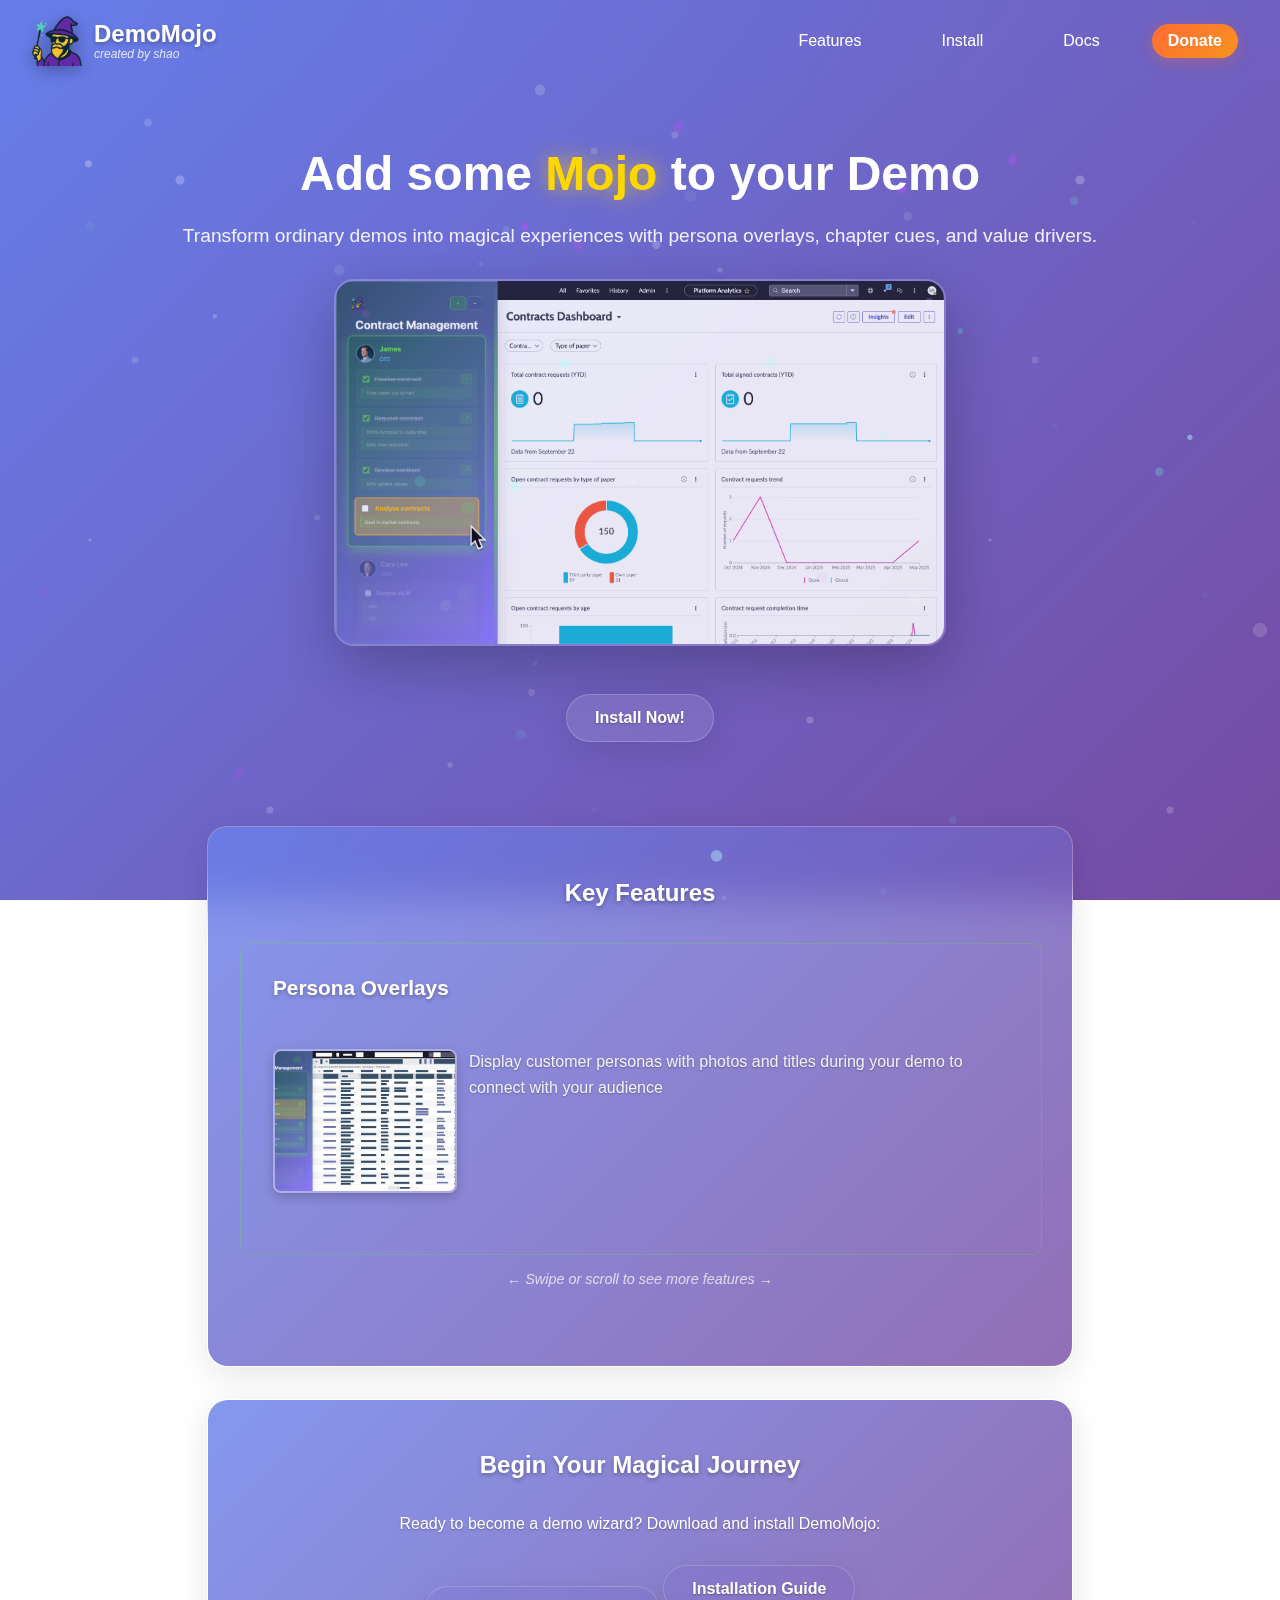
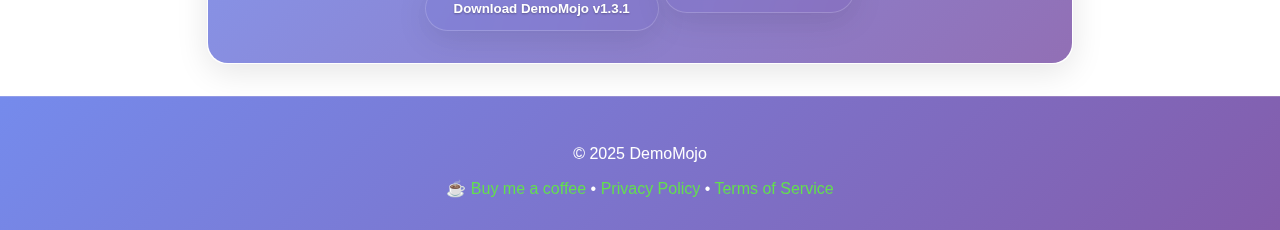
<file: index.html>
<!DOCTYPE html>
<html lang="en">
<head>
  <meta charset="UTF-8">
  <meta name="viewport" content="width=device-width, initial-scale=1.0">
  <title>DemoMojo – Bring the Magic to Your Demos</title>
  <meta name="description" content="DemoMojo is a browser extension that brings magic to your demos with persona overlays, chapter cues, and value drivers. Perfect for sales presentations and product demos.">
  <meta name="keywords" content="demo, presentation, browser extension, sales demo, product demo, persona, overlay, chrome extension">
  <meta name="author" content="DemoMojo">
  
  <!-- Open Graph / Facebook -->
  <meta property="og:type" content="website">
  <meta property="og:url" content="https://shaoservicenow.github.io/demomojowebsite/">
  <meta property="og:title" content="DemoMojo – Bring the Magic to Your Demos">
  <meta property="og:description" content="Overlay personas, chapters, and value drivers directly into your live browser demos. No-code setup, perfect for sales presentations.">
  <meta property="og:image" content="https://shaoservicenow.github.io/demomojowebsite/assets/logo.svg">

  <!-- Twitter -->
  <meta property="twitter:card" content="summary_large_image">
  <meta property="twitter:url" content="https://shaoservicenow.github.io/demomojowebsite/">
  <meta property="twitter:title" content="DemoMojo – Bring the Magic to Your Demos">
  <meta property="twitter:description" content="Overlay personas, chapters, and value drivers directly into your live browser demos. No-code setup, perfect for sales presentations.">
  <meta property="twitter:image" content="https://shaoservicenow.github.io/demomojowebsite/assets/logo.svg">

  <!-- Favicon -->
  <link rel="icon" type="image/png" href="assets/favicon.png">
  <link rel="alternate icon" href="assets/favicon.png">
  
  <!-- Stylesheet -->
  <link rel="stylesheet" href="style.css">
  
  <!-- Password Modal Styles -->
  <style>
    .password-modal {
      display: none;
      position: fixed;
      z-index: 10000;
      left: 0;
      top: 0;
      width: 100%;
      height: 100%;
      background-color: rgba(0, 0, 0, 0.7);
      backdrop-filter: blur(10px);
    }
    
    .password-modal-content {
      background: rgba(255, 255, 255, 0.95);
      backdrop-filter: blur(20px);
      border-radius: 20px;
      margin: 15% auto;
      padding: 0;
      border: 1px solid rgba(255, 255, 255, 0.2);
      box-shadow: 0 20px 60px rgba(0, 0, 0, 0.3);
      width: 90%;
      max-width: 400px;
      animation: modalSlideIn 0.3s ease-out;
    }
    
    @keyframes modalSlideIn {
      from {
        opacity: 0;
        transform: translateY(-50px);
      }
      to {
        opacity: 1;
        transform: translateY(0);
      }
    }
    
    .password-modal-header {
      background: linear-gradient(135deg, #63DF4E 0%, #52B8FF 100%);
      color: white;
      padding: 20px;
      border-radius: 20px 20px 0 0;
      display: flex;
      justify-content: space-between;
      align-items: center;
    }
    
    .password-modal-header h3 {
      margin: 0;
      font-size: 1.3em;
      font-weight: 600;
    }
    
    .close {
      color: white;
      font-size: 28px;
      font-weight: bold;
      cursor: pointer;
      transition: opacity 0.3s ease;
    }
    
    .close:hover {
      opacity: 0.7;
    }
    
    .password-modal-body {
      padding: 30px;
      text-align: center;
    }
    
    .password-modal-body p {
      color: #2c3e50;
      margin-bottom: 20px;
      font-size: 1em;
    }
    
    .password-input {
      width: 100%;
      padding: 12px 16px;
      border: 2px solid #e2e8f0;
      border-radius: 10px;
      font-size: 1em;
      transition: border-color 0.3s ease;
      box-sizing: border-box;
    }
    
    .password-input:focus {
      outline: none;
      border-color: #63DF4E;
      box-shadow: 0 0 0 3px rgba(99, 223, 78, 0.1);
    }
    
    .password-error {
      color: #e74c3c;
      font-size: 0.9em;
      margin-top: 10px;
      min-height: 20px;
    }
    
    .password-modal-footer {
      padding: 20px 30px 30px;
      display: flex;
      gap: 10px;
      justify-content: flex-end;
    }
    
    .password-modal-footer .btn {
      padding: 10px 20px;
      border: none;
      border-radius: 8px;
      font-size: 0.9em;
      font-weight: 500;
      cursor: pointer;
      transition: all 0.3s ease;
    }
    
    .btn-primary {
      background: linear-gradient(135deg, #63DF4E 0%, #52B8FF 100%);
      color: white;
    }
    
    .btn-primary:hover {
      transform: translateY(-2px);
      box-shadow: 0 8px 25px rgba(99, 223, 78, 0.3);
    }
    
    .btn-secondary {
      background: #95a5a6;
      color: white;
    }
    
    .btn-secondary:hover {
      background: #7f8c8d;
    }
    
    /* Donate Link Styling */
    .donate-link {
      background: linear-gradient(135deg, #ff6b35 0%, #f7931e 100%) !important;
      color: white !important;
      padding: 8px 16px !important;
      border-radius: 20px !important;
      font-weight: 600 !important;
      text-decoration: none !important;
      transition: all 0.3s ease !important;
      box-shadow: 0 4px 15px rgba(255, 107, 53, 0.3) !important;
      margin-left: auto !important;
    }
    
    .donate-link:hover {
      transform: translateY(-2px) !important;
      box-shadow: 0 6px 20px rgba(255, 107, 53, 0.4) !important;
      background: linear-gradient(135deg, #ff5722 0%, #ff9800 100%) !important;
    }
    
    /* Navigation styling to support donate link positioning */
    nav {
      display: flex;
      align-items: center;
      gap: 1.5em;
    }
  </style>
  
  <!-- Structured Data -->
  <script type="application/ld+json">
  {
    "@context": "https://schema.org",
    "@type": "SoftwareApplication",
    "name": "DemoMojo",
    "description": "Browser extension that brings magic to your demos with persona overlays, chapter cues, and value drivers",
    "url": "https://shaoservicenow.github.io/demomojowebsite/",
    "applicationCategory": "BrowserExtension",
    "operatingSystem": "Chrome",
    "offers": {
      "@type": "Offer",
      "price": "0",
      "priceCurrency": "USD"
    }
  }
  </script>
  
  <!-- Magic Dust Effect -->
  <script>
    // Magic Dust Particle System
    class MagicDust {
      constructor() {
        this.canvas = document.getElementById('magic-dust');
        this.ctx = this.canvas.getContext('2d');
        this.particles = [];
        this.mouseX = 0;
        this.mouseY = 0;
        
        this.resize();
        this.init();
        this.bindEvents();
        this.animate();
      }
      
      resize() {
        this.canvas.width = window.innerWidth;
        this.canvas.height = window.innerHeight;
      }
      
      init() {
        // Create initial particles
        for (let i = 0; i < 50; i++) {
          this.createParticle();
        }
      }
      
      createParticle(x = null, y = null) {
        const particle = {
          x: x || Math.random() * this.canvas.width,
          y: y || Math.random() * this.canvas.height,
          vx: (Math.random() - 0.5) * 2,
          vy: (Math.random() - 0.5) * 2,
          size: Math.random() * 4 + 2,
          opacity: Math.random() * 0.8 + 0.2,
          life: 1,
          decay: Math.random() * 0.02 + 0.005,
          color: this.getRandomColor()
        };
        
        this.particles.push(particle);
      }
      
      getRandomColor() {
        const colors = [
          'rgba(177,255,252,0.8)',  // Cyan
          'rgba(202,76,255,0.6)',   // Purple
          'rgba(102,219,214,0.6)',  // Teal
          'rgba(255,255,255,0.4)'   // White
        ];
        return colors[Math.floor(Math.random() * colors.length)];
      }
      
      bindEvents() {
        window.addEventListener('resize', () => this.resize());
        
        document.addEventListener('mousemove', (e) => {
          this.mouseX = e.clientX;
          this.mouseY = e.clientY;
          
          // Create particles at mouse position
          if (Math.random() < 0.3) {
            this.createParticle(this.mouseX, this.mouseY);
          }
        });
        
        document.addEventListener('click', (e) => {
          // Create burst of particles on click
          for (let i = 0; i < 10; i++) {
            this.createParticle(e.clientX, e.clientY);
          }
        });
      }
      
      updateParticles() {
        for (let i = this.particles.length - 1; i >= 0; i--) {
          const particle = this.particles[i];
          
          // Update position
          particle.x += particle.vx;
          particle.y += particle.vy;
          
          // Update life
          particle.life -= particle.decay;
          
          // Remove dead particles
          if (particle.life <= 0) {
            this.particles.splice(i, 1);
            continue;
          }
          
          // Wrap around screen
          if (particle.x < 0) particle.x = this.canvas.width;
          if (particle.x > this.canvas.width) particle.x = 0;
          if (particle.y < 0) particle.y = this.canvas.height;
          if (particle.y > this.canvas.height) particle.y = 0;
        }
      }
      
      drawParticles() {
        this.ctx.clearRect(0, 0, this.canvas.width, this.canvas.height);
        
        this.particles.forEach(particle => {
          this.ctx.save();
          this.ctx.globalAlpha = particle.opacity * particle.life;
          this.ctx.fillStyle = particle.color;
          this.ctx.beginPath();
          this.ctx.arc(particle.x, particle.y, particle.size, 0, Math.PI * 2);
          this.ctx.fill();
          this.ctx.restore();
        });
      }
      
      animate() {
        this.updateParticles();
        this.drawParticles();
        requestAnimationFrame(() => this.animate());
      }
    }
    
    // Initialize magic dust when page loads
    document.addEventListener('DOMContentLoaded', () => {
      new MagicDust();
    });

    // Password protection functions
    const DOWNLOAD_PASSWORD = "demomojomojo2025"; // Change this to your desired password

    function requestDownloadPassword() {
      document.getElementById('passwordModal').style.display = 'block';
      document.getElementById('downloadPassword').focus();
      document.getElementById('passwordError').textContent = '';
    }

    function closePasswordModal() {
      document.getElementById('passwordModal').style.display = 'none';
      document.getElementById('downloadPassword').value = '';
      document.getElementById('passwordError').textContent = '';
    }

    function verifyDownloadPassword() {
      const enteredPassword = document.getElementById('downloadPassword').value;
      const errorDiv = document.getElementById('passwordError');
      
      if (enteredPassword === DOWNLOAD_PASSWORD) {
        // Password correct - initiate download
        closePasswordModal();
        
        // Create a temporary link and trigger download
        const link = document.createElement('a');
        link.href = 'demomojov1.3.1.zip';
        link.download = 'demomojov1.3.1.zip';
        document.body.appendChild(link);
        link.click();
        document.body.removeChild(link);
      } else {
        // Password incorrect - show error
        errorDiv.textContent = 'Incorrect password. Please try again.';
        document.getElementById('downloadPassword').value = '';
        document.getElementById('downloadPassword').focus();
      }
    }

    // Close modal when clicking outside of it
    window.onclick = function(event) {
      const modal = document.getElementById('passwordModal');
      if (event.target === modal) {
        closePasswordModal();
      }
    }

    // Allow Enter key to submit password
    document.addEventListener('keydown', function(event) {
      if (event.key === 'Enter' && document.getElementById('passwordModal').style.display === 'block') {
        verifyDownloadPassword();
      } else if (event.key === 'Escape' && document.getElementById('passwordModal').style.display === 'block') {
        closePasswordModal();
      }
    });
  </script>
</head>
<body>

  <!-- Magic Dust Canvas -->
  <canvas id="magic-dust" class="magic-dust-canvas"></canvas>

  <!-- Password Modal -->
  <div id="passwordModal" class="password-modal">
    <div class="password-modal-content">
      <div class="password-modal-header">
        <h3>Download Access Required</h3>
        <span class="close" onclick="closePasswordModal()">&times;</span>
      </div>
      <div class="password-modal-body">
        <p>Please enter the download password to access the DemoMojo extension:</p>
        <input type="password" id="downloadPassword" placeholder="Enter password..." class="password-input">
        <div id="passwordError" class="password-error"></div>
      </div>
      <div class="password-modal-footer">
        <button onclick="closePasswordModal()" class="btn btn-secondary">Cancel</button>
        <button onclick="verifyDownloadPassword()" class="btn btn-primary">Download</button>
      </div>
    </div>
  </div>

  <!-- Header -->
  <header>
    <a href="index.html" aria-label="DemoMojo Home" class="logo-container">
      <img src="assets/logo.png" alt="DemoMojo Wizard Logo" class="logo">
      <div class="logo-text">
        <h1 class="brand-title">DemoMojo</h1>
        <p class="brand-attribution">created by shao</p>
      </div>
    </a>
    <nav role="navigation" aria-label="Main navigation">
      <a href="#features">Features</a>
      <a href="#install">Install</a>
      <a href="docs.html">Docs</a>
      <a href="https://buymeacoffee.com/demomojo" target="_blank" rel="noopener noreferrer" class="donate-link">Donate</a>
    </nav>
  </header>

  <!-- Hero -->
  <section class="hero" role="banner">
    <h1>Add some <span class="highlight"><span class="mojo-letter">M</span><span class="mojo-letter">o</span><span class="mojo-letter">j</span><span class="mojo-letter">o</span></span> to your Demo</h1>
    <p>Transform ordinary demos into magical experiences with persona overlays, chapter cues, and value drivers.</p>
    <div class="hero-screenshot">
      <img src="assets/screenshot-1.png" alt="DemoMojo in action - showing persona overlays and demo enhancements" class="screenshot-image">
    </div>
    <a href="docs.html#installation" class="btn" role="button">Install Now!</a>
  </section>

  <!-- Features -->
  <section id="features" class="features" role="main">
    <h2>Key Features</h2>
    <ul class="carousel">
      <li>
        <h3>Persona Overlays</h3>
        <img src="doc-screenshots/docs-overlay-demo.png" alt="Persona Overlays">
        <p>Display customer personas with photos and titles during your demo to connect with your audience</p>
      </li>
      <li>
        <h3>Chapter Navigation</h3>
        <img src="doc-screenshots/docs-popup-selections.png" alt="Chapter Navigation">
        <p>Structure your demo with chapters and track progress with checkboxes for organized presentations</p>
      </li>
      <li>
        <h3>MojoAI Integration</h3>
        <img src="doc-screenshots/docs-story-creation-form.png" alt="MojoAI Integration">
        <p>Create demo stories automatically from scripts or PDFs using AI. Upload documents or paste demo scripts to generate structured stories with personas and chapters</p>
      </li>
      <li>
        <h3>Flexible Display Modes</h3>
        <img src="doc-screenshots/docs-large-overlay.png" alt="Flexible Display">
        <p>Choose from small overlay, large panel, full-screen, or pinned content modes. Content shifting automatically adjusts page layout for optimal viewing</p>
      </li>
      <li>
        <h3>Custom Keyboard Shortcuts</h3>
        <img src="doc-screenshots/docs-keyboard-shortcuts-toggle.png" alt="Custom Keyboard Shortcuts">
        <p>Customize all keyboard shortcuts with up to 3-key combinations. Full control over navigation, toggles, and demo flow shortcuts</p>
      </li>
      <li>
        <h3>Advanced Settings</h3>
        <img src="doc-screenshots/docs-settings.png" alt="Advanced Settings">
        <p>Comprehensive settings for appearance, behavior, and data management. Export/import stories, customize themes, and configure auto-highlighting</p>
      </li>
    </ul>
    <p class="scroll-hint">← Swipe or scroll to see more features →</p>
  </section>

  <!-- Pricing -->
  <section id="pricing" class="pricing" style="display: none;">
    <h2>Pricing</h2>
    <div class="plans">
      <div class="plan">
        <h3>Apprentice</h3>
        <p>1 storyboard</p>
        <p>Unlimited story elements</p>
        <p>Local storage</p>
        <p class="price">Free forever</p>
      </div>
      <div class="plan">
        <h3>Wizard</h3>
        <p>Unlimited storyboards</p>
        <p>Custom branding</p>
        <p>Storyboard sharing links</p>
        <p class="price">$4.99 per month</p>
      </div>
      <div class="plan">
        <h3>Guild Master</h3>
        <p>Shared story libraries</p>
        <p>AI imports</p>
        <p>Custom sigils</p>
        <p class="price">Contact for pricing</p>
      </div>
    </div>
  </section>

  <!-- Install -->
  <section id="install" class="install">
    <h2>Begin Your Magical Journey</h2>
    <p>Ready to become a demo wizard? Download and install DemoMojo:</p>
    <div class="install-buttons">
      <button onclick="requestDownloadPassword()" class="btn" role="button">Download DemoMojo v1.3.1</button>
      <a href="docs.html#installation" class="btn" role="button">Installation Guide</a>
    </div>
  </section>

  <!-- Footer -->
  <footer>
    <p>© 2025 DemoMojo</p>
    <a href="https://buymeacoffee.com/demomojo" target="_blank" rel="noopener noreferrer">☕ Buy me a coffee</a> • 
    <a href="privacy.html">Privacy Policy</a> • 
    <a href="terms.html">Terms of Service</a>
  </footer>

  <script>
    // Magic dust particle system
    class MagicDust {
      constructor() {
        this.canvas = document.getElementById('magicDustCanvas');
        this.ctx = this.canvas.getContext('2d');
        this.particles = [];
        this.mouse = { x: 0, y: 0 };
        this.init();
      }

      init() {
        this.resize();
        this.createParticles();
        this.bindEvents();
        this.animate();
      }

      resize() {
        this.canvas.width = window.innerWidth;
        this.canvas.height = window.innerHeight;
      }

      createParticles() {
        const particleCount = 50;
        for (let i = 0; i < particleCount; i++) {
          this.particles.push({
            x: Math.random() * this.canvas.width,
            y: Math.random() * this.canvas.height,
            vx: (Math.random() - 0.5) * 0.5,
            vy: (Math.random() - 0.5) * 0.5,
            size: Math.random() * 3 + 1,
            opacity: Math.random() * 0.5 + 0.2,
            life: Math.random() * 100 + 50
          });
        }
      }

      bindEvents() {
        window.addEventListener('resize', () => this.resize());
        document.addEventListener('mousemove', (e) => {
          this.mouse.x = e.clientX;
          this.mouse.y = e.clientY;
        });
        document.addEventListener('click', () => this.createSparkle());
      }

      createSparkle() {
        for (let i = 0; i < 10; i++) {
          this.particles.push({
            x: this.mouse.x + (Math.random() - 0.5) * 20,
            y: this.mouse.y + (Math.random() - 0.5) * 20,
            vx: (Math.random() - 0.5) * 2,
            vy: (Math.random() - 0.5) * 2,
            size: Math.random() * 4 + 2,
            opacity: 1,
            life: 30
          });
        }
      }

      animate() {
        this.ctx.clearRect(0, 0, this.canvas.width, this.canvas.height);
        
        this.particles.forEach((particle, index) => {
          particle.x += particle.vx;
          particle.y += particle.vy;
          particle.life--;
          particle.opacity = Math.max(0, particle.opacity - 0.01);

          if (particle.life <= 0 || particle.opacity <= 0) {
            this.particles.splice(index, 1);
            this.particles.push({
              x: Math.random() * this.canvas.width,
              y: Math.random() * this.canvas.height,
              vx: (Math.random() - 0.5) * 0.5,
              vy: (Math.random() - 0.5) * 0.5,
              size: Math.random() * 3 + 1,
              opacity: Math.random() * 0.5 + 0.2,
              life: Math.random() * 100 + 50
            });
          }

          this.ctx.save();
          this.ctx.globalAlpha = particle.opacity;
          this.ctx.fillStyle = '#63DF4E';
          this.ctx.beginPath();
          this.ctx.arc(particle.x, particle.y, particle.size, 0, Math.PI * 2);
          this.ctx.fill();
          this.ctx.restore();
        });

        requestAnimationFrame(() => this.animate());
      }
    }

    // Initialize everything when page loads
    document.addEventListener('DOMContentLoaded', () => {
      new MagicDust();
    });
  </script>

</body>
</html>
</file>
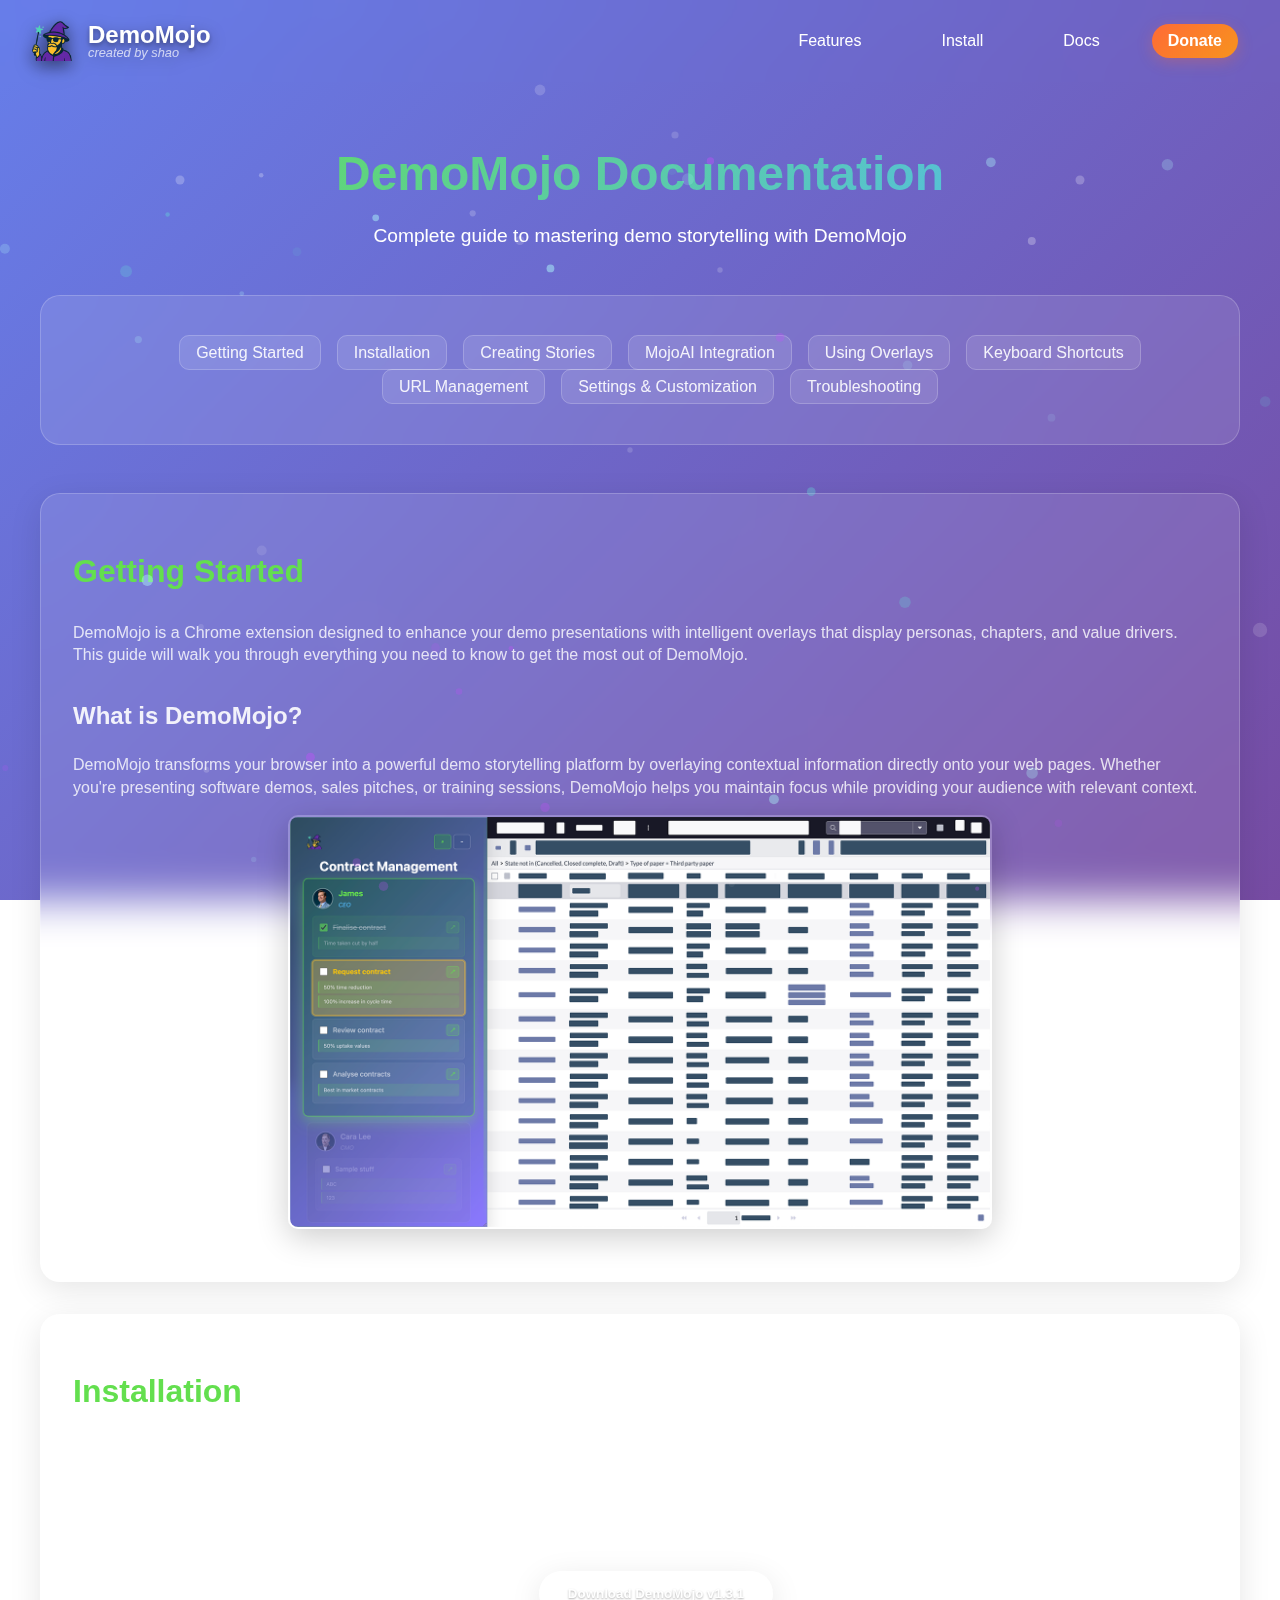
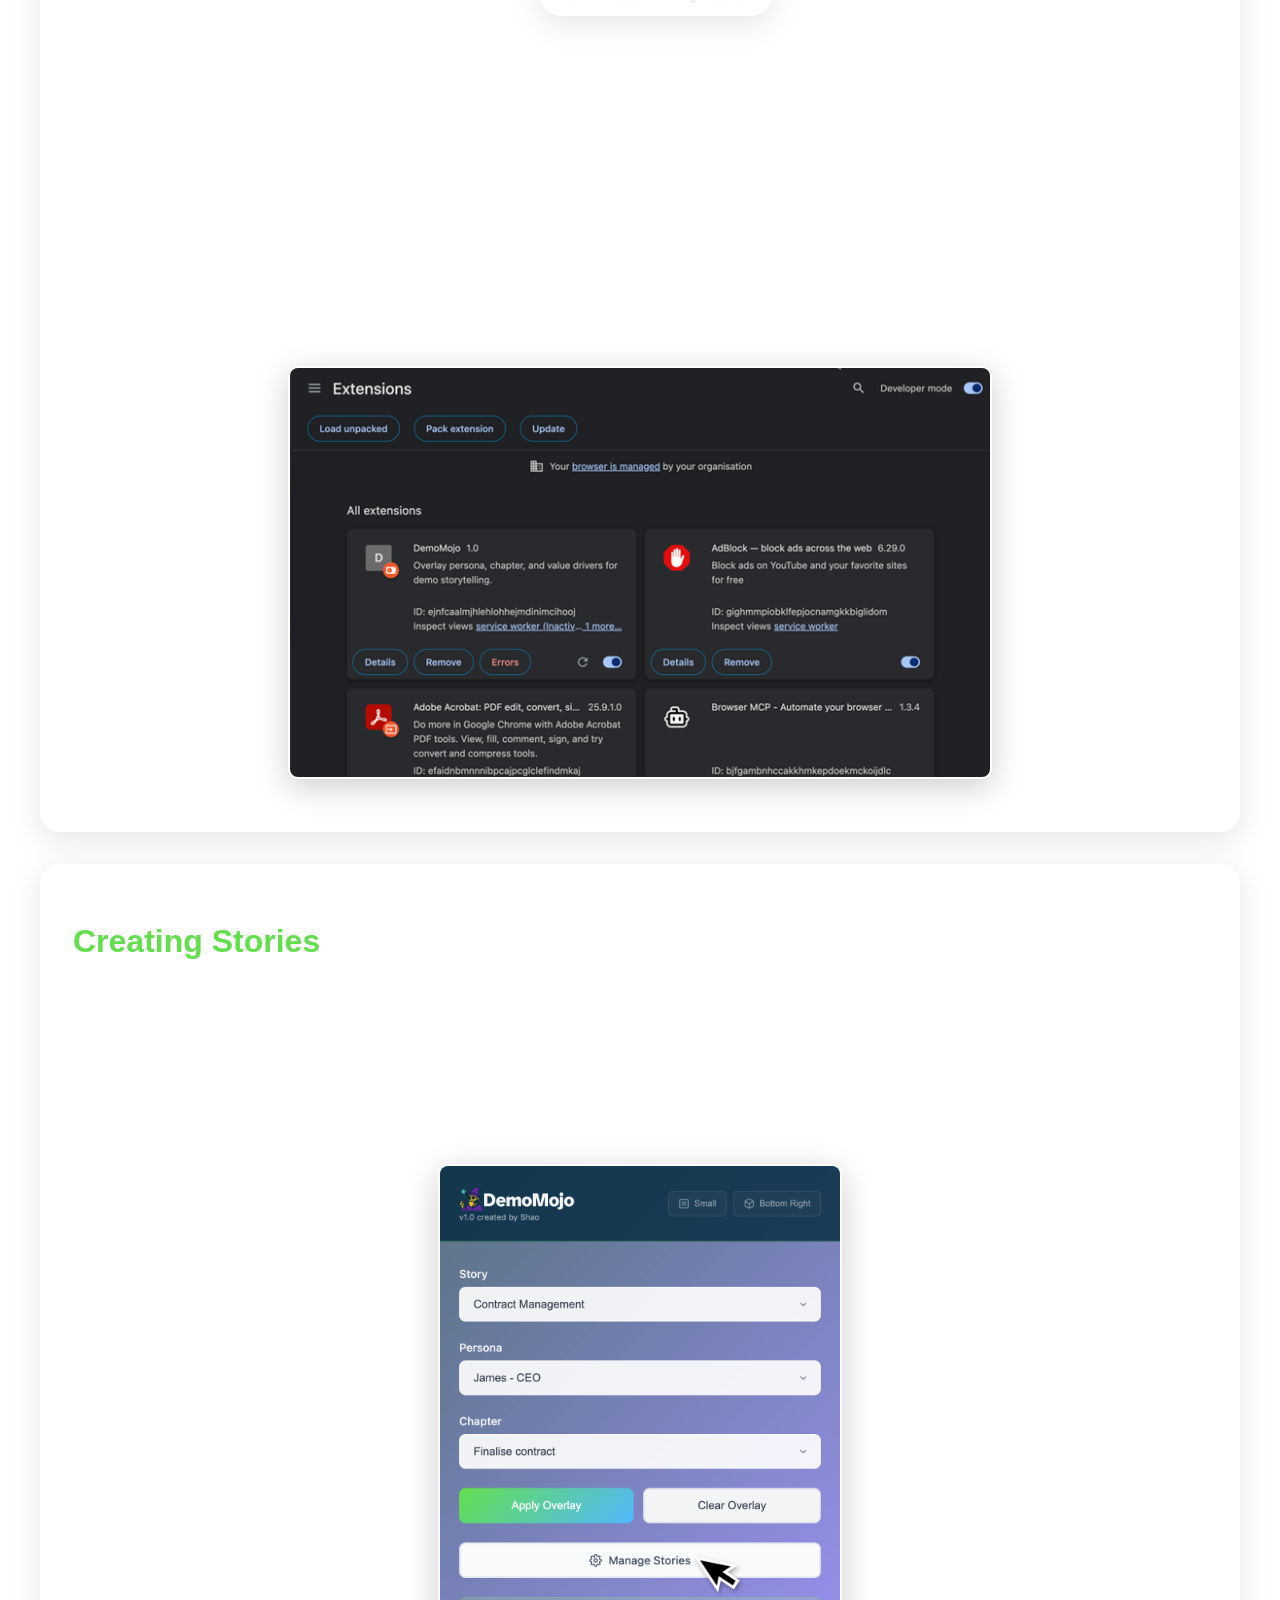
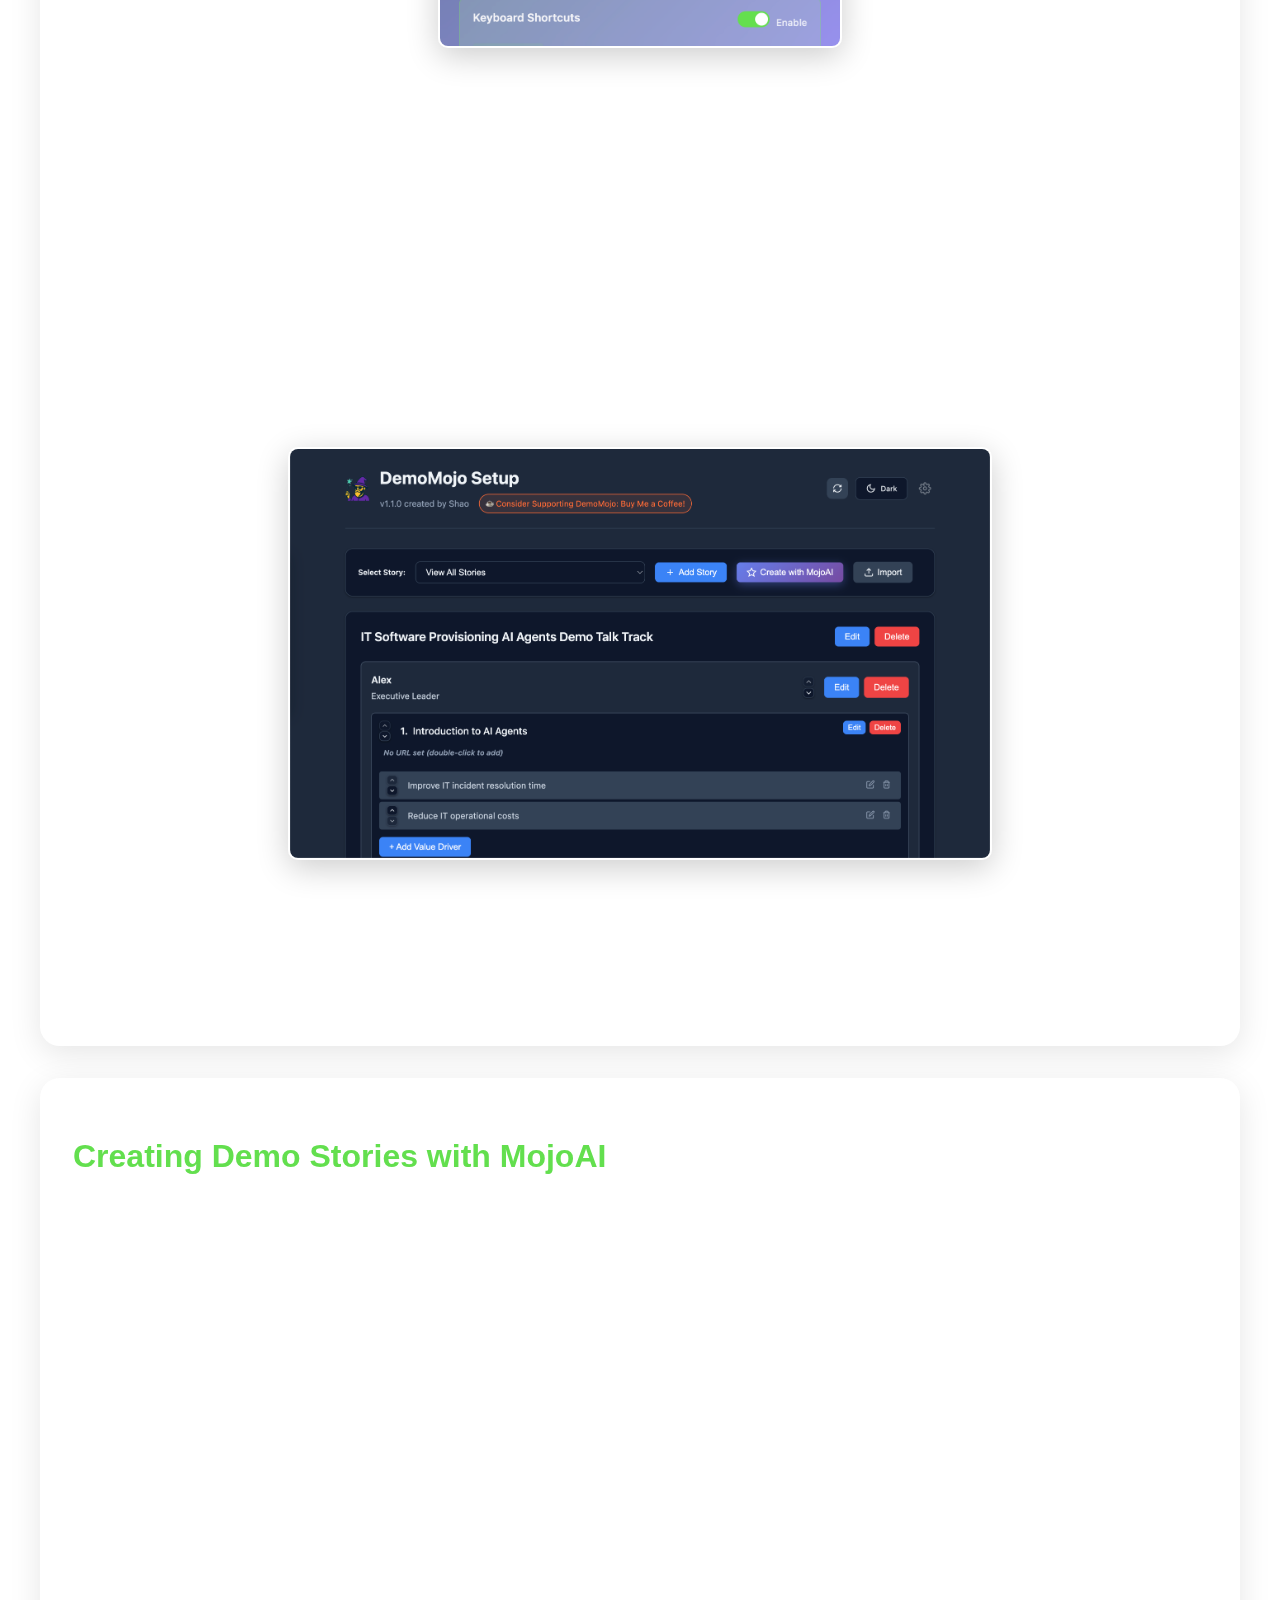
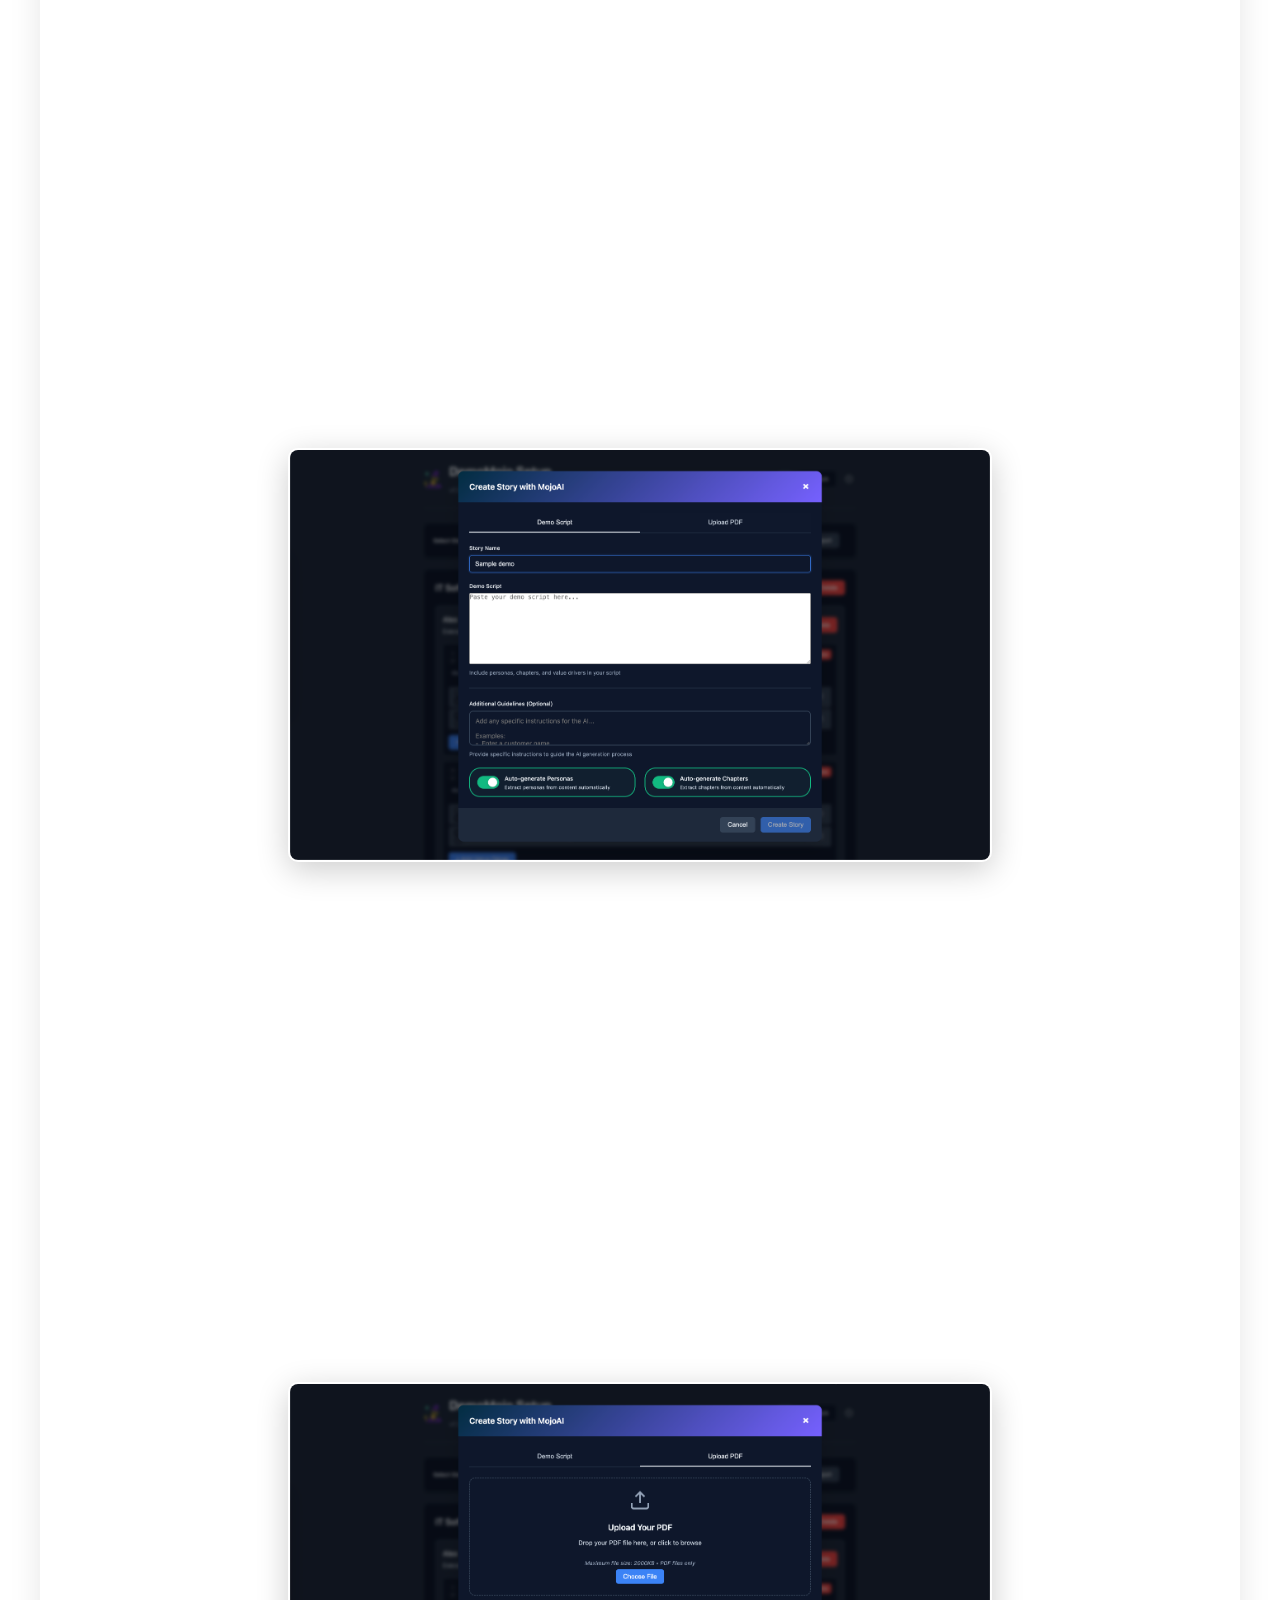
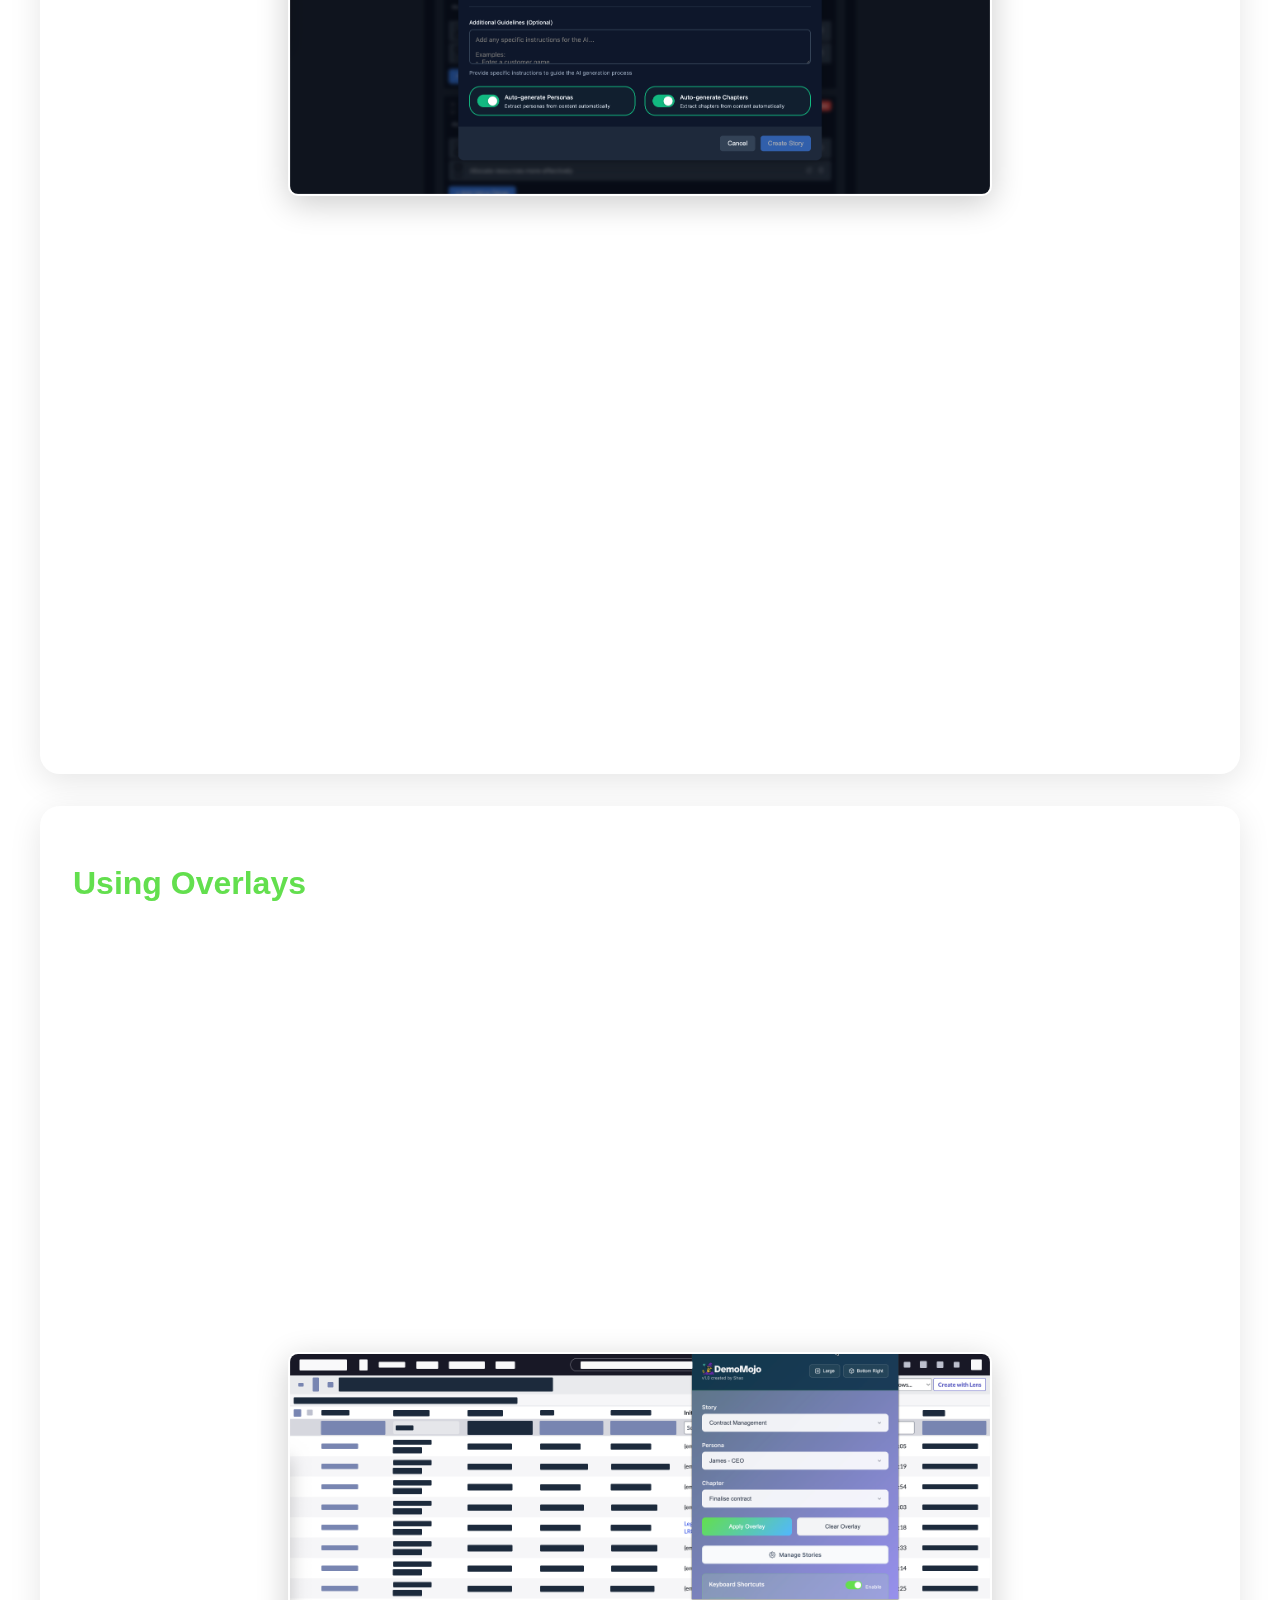
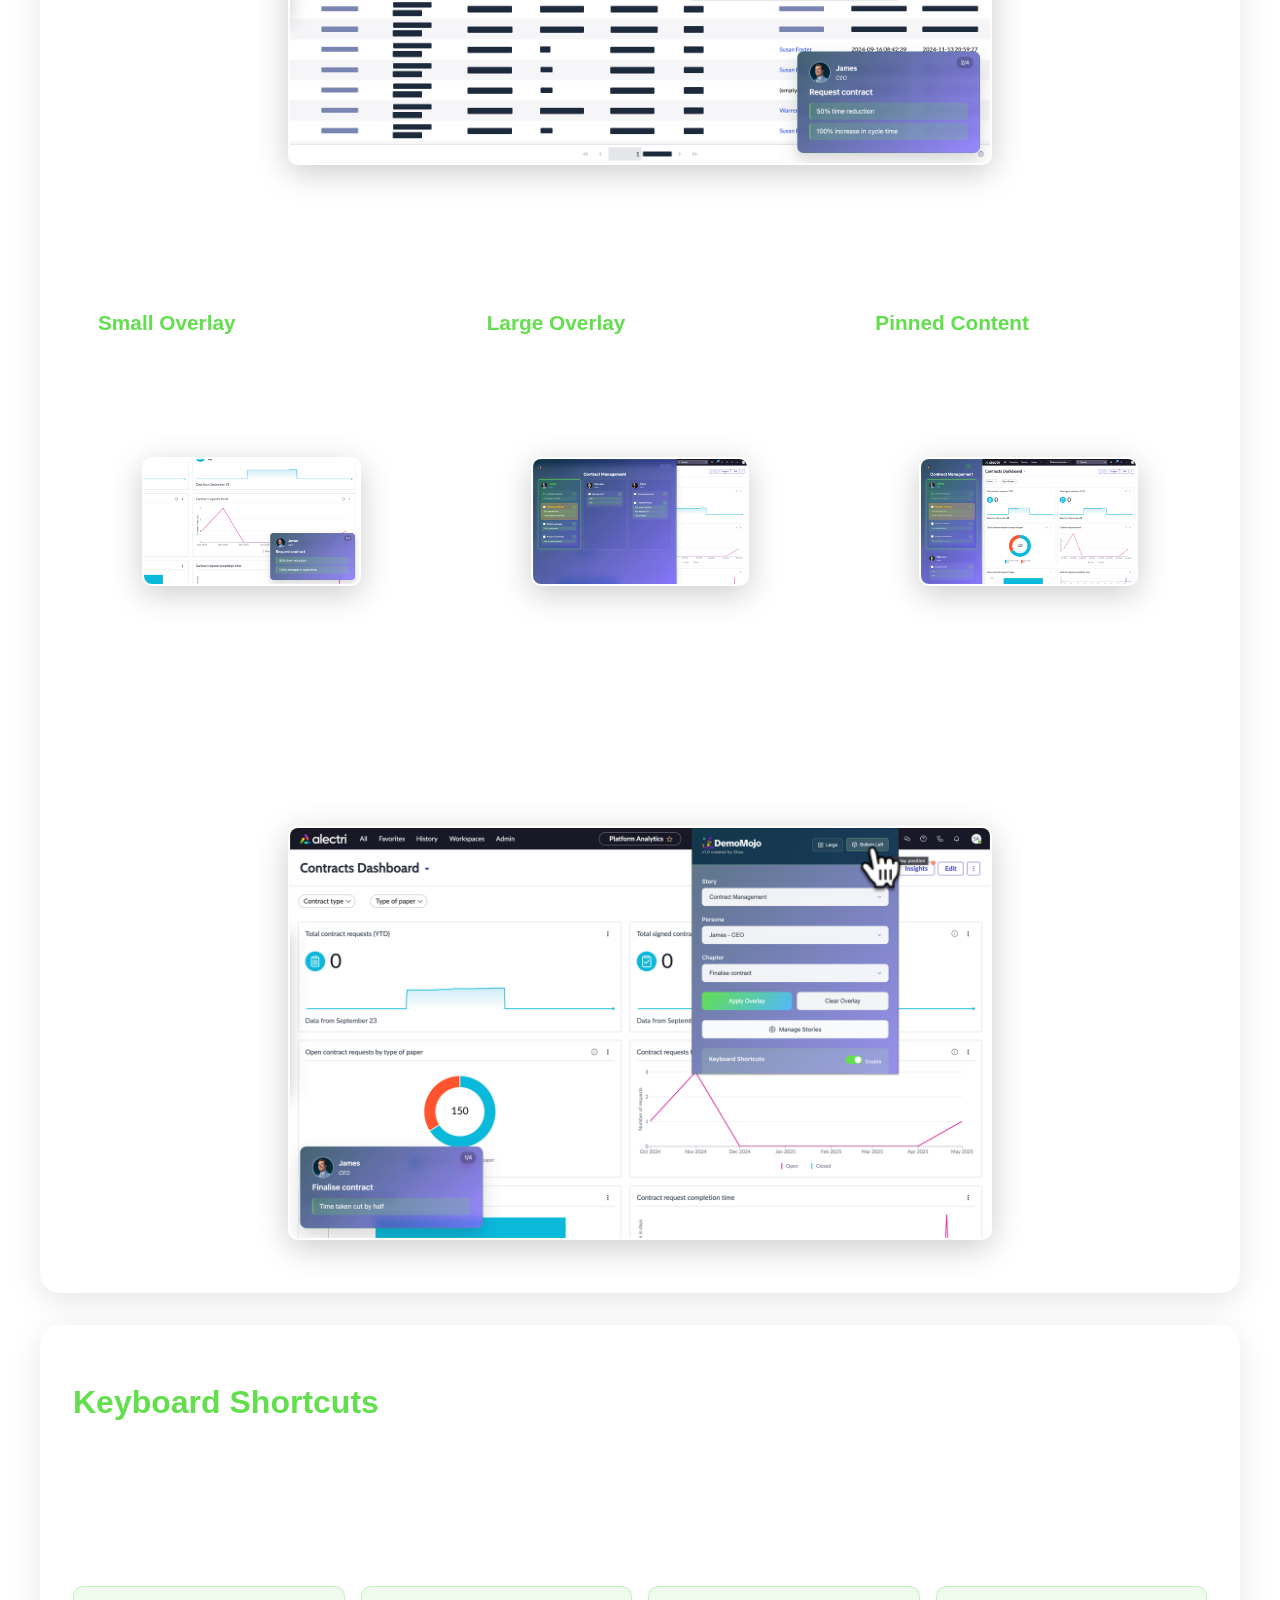
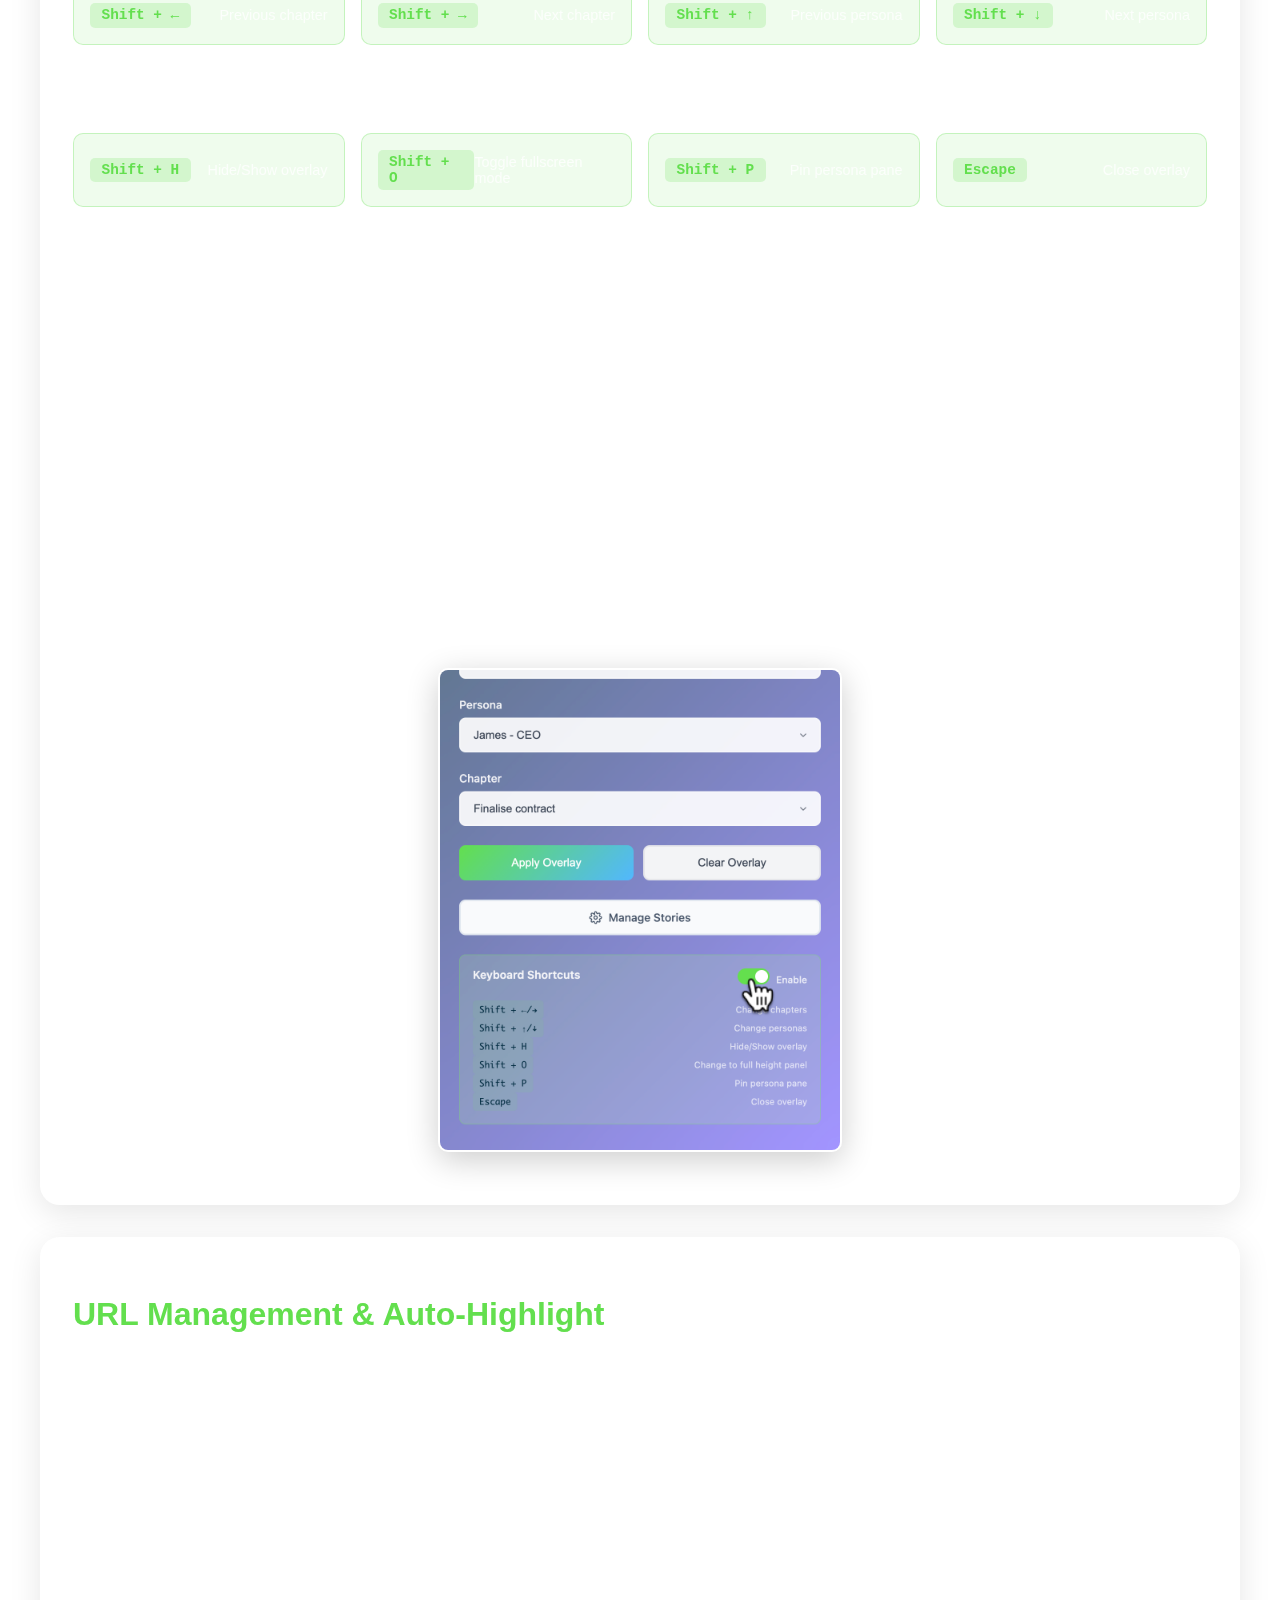
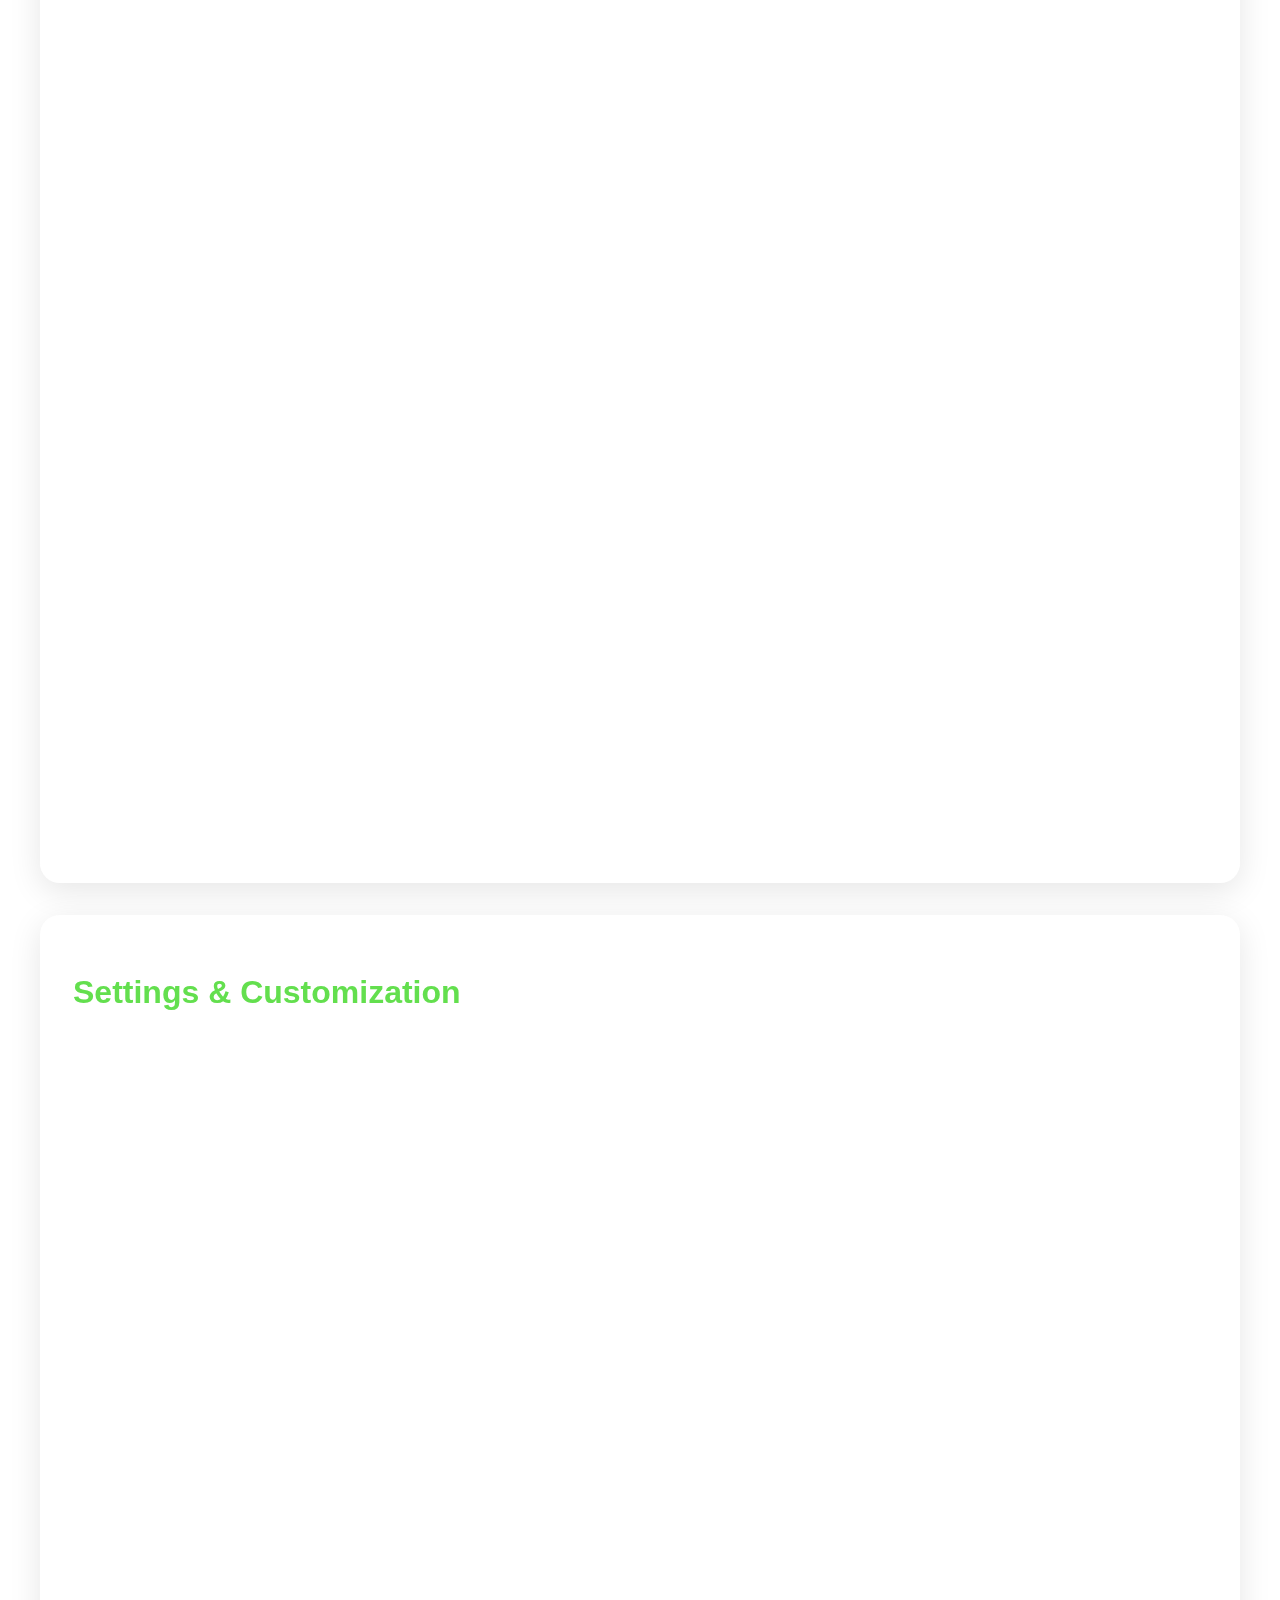
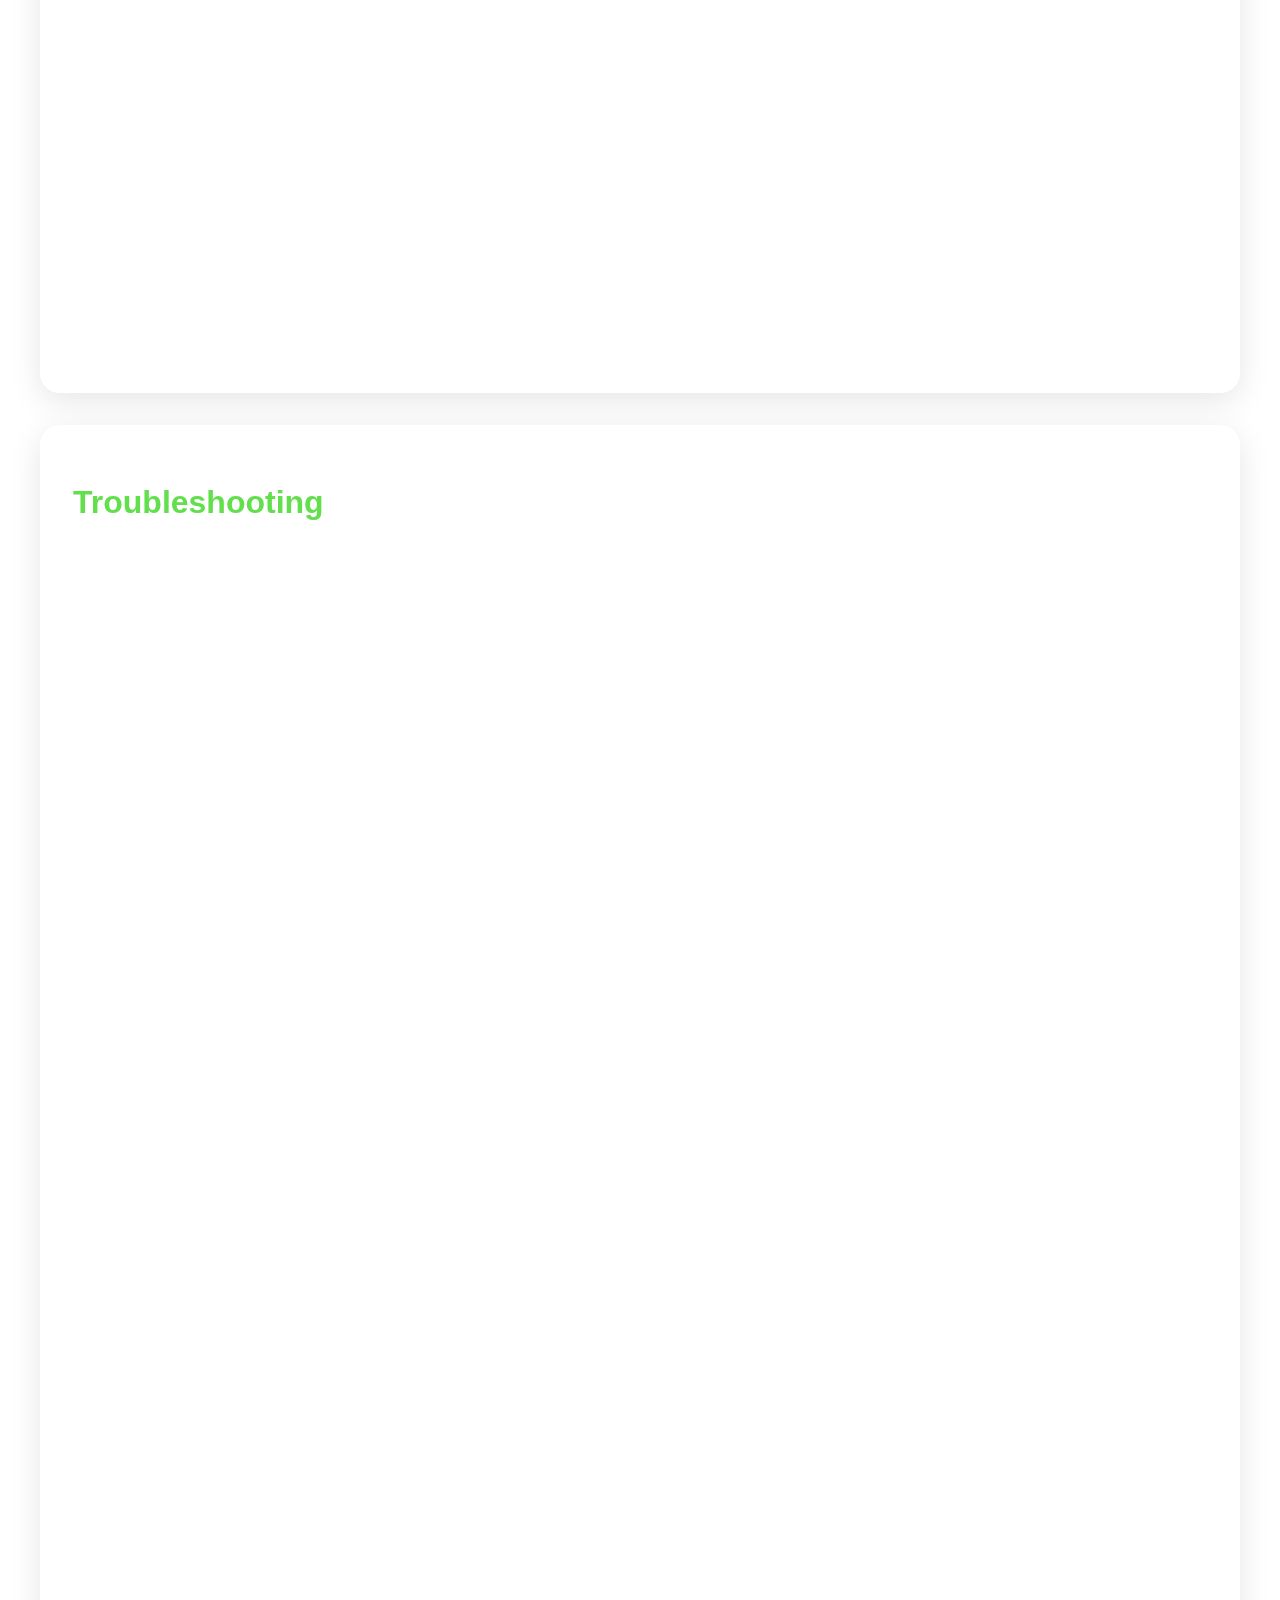
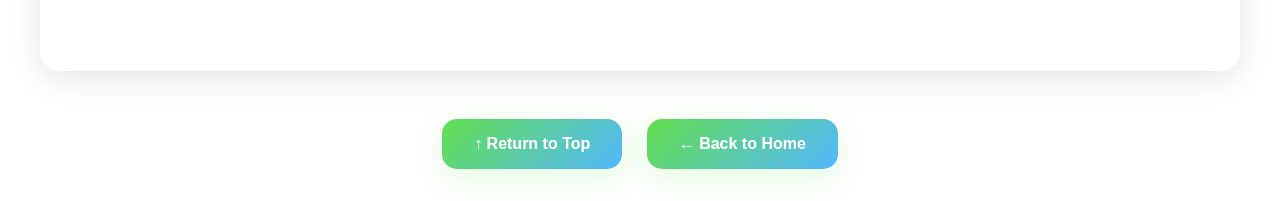
<file: docs.html>
<!DOCTYPE html>
<html lang="en">
<head>
  <meta charset="UTF-8">
  <meta name="viewport" content="width=device-width, initial-scale=1.0">
  <title>DemoMojo Documentation – How to Use Guide</title>
  <meta name="description" content="Complete guide to using DemoMojo Chrome extension for demo storytelling with personas, chapters, and value drivers.">
  <meta name="keywords" content="DemoMojo documentation, Chrome extension guide, demo storytelling, persona overlays, chapter navigation">
  <meta name="author" content="DemoMojo">
  
  <!-- Open Graph / Facebook -->
  <meta property="og:type" content="website">
  <meta property="og:url" content="https://shaoservicenow.github.io/demomojowebsite/docs.html">
  <meta property="og:title" content="DemoMojo Documentation – How to Use Guide">
  <meta property="og:description" content="Complete guide to using DemoMojo Chrome extension for demo storytelling with personas, chapters, and value drivers.">
  <meta property="og:image" content="https://shaoservicenow.github.io/demomojowebsite/assets/logo.png">

  <!-- Twitter -->
  <meta property="twitter:card" content="summary_large_image">
  <meta property="twitter:url" content="https://shaoservicenow.github.io/demomojowebsite/docs.html">
  <meta property="twitter:title" content="DemoMojo Documentation – How to Use Guide">
  <meta property="twitter:description" content="Complete guide to using DemoMojo Chrome extension for demo storytelling with personas, chapters, and value drivers.">
  <meta property="twitter:image" content="https://shaoservicenow.github.io/demomojowebsite/assets/logo.png">

  <!-- Favicon -->
  <link rel="icon" type="image/png" href="assets/favicon.png">
  <link rel="apple-touch-icon" href="assets/favicon.png">

  <!-- Structured Data -->
  <script type="application/ld+json">
  {
    "@context": "https://schema.org",
    "@type": "WebPage",
    "name": "DemoMojo Documentation",
    "description": "Complete guide to using DemoMojo Chrome extension for demo storytelling",
    "url": "https://shaoservicenow.github.io/demomojowebsite/docs.html",
    "author": {
      "@type": "Person",
      "name": "Shao"
    },
    "publisher": {
      "@type": "Organization",
      "name": "DemoMojo"
    }
  }
  </script>

  <link rel="stylesheet" href="style.css">
  <style>
    .docs-container {
      max-width: 1200px;
      margin: 0 auto;
      padding: 2em;
    }
    
    .docs-header {
      text-align: center;
      margin-bottom: 3em;
    }
    
    .docs-header p {
      color: white;
      font-size: 1.2em;
      margin-top: 0.5em;
    }
    
    .docs-header h1 {
      font-size: 3em;
      margin-bottom: 0.5em;
      background: linear-gradient(135deg, #63DF4E 0%, #52B8FF 100%);
      -webkit-background-clip: text;
      -webkit-text-fill-color: transparent;
      background-clip: text;
    }
    
    /* Override any conflicting header styles for docs page */
    header .logo {
      display: flex;
      align-items: center;
      gap: 1em;
      text-decoration: none;
      color: inherit;
      transition: all 0.3s ease;
    }
    
    header .logo:hover {
      transform: translateY(-2px);
    }
    
    header .logo img {
      height: 40px;
      width: auto;
      filter: drop-shadow(0 4px 8px rgba(0, 0, 0, 0.3));
      transition: all 0.3s ease;
    }
    
    header .logo:hover img {
      transform: scale(1.05) rotate(3deg);
      filter: drop-shadow(0 6px 12px rgba(0, 0, 0, 0.4));
    }
    
    header .logo-text h1 {
      font-size: 1.5em;
      margin: 0;
      color: white;
    }
    
    header .logo-text p {
      font-size: 0.8em;
      margin: 0;
      color: rgba(255, 255, 255, 0.7);
    }
    
    .docs-nav {
      background: rgba(255, 255, 255, 0.1);
      backdrop-filter: blur(20px);
      border: 1px solid rgba(255, 255, 255, 0.2);
      border-radius: 20px;
      padding: 2em;
      margin-bottom: 3em;
    }
    
    .docs-nav-desktop {
      display: block;
    }
    
    .docs-nav-mobile {
      display: none;
    }
    
    .docs-nav ul {
      list-style: none;
      display: flex;
      flex-wrap: wrap;
      gap: 1em;
      justify-content: center;
    }
    
    .docs-nav a {
      color: rgba(255, 255, 255, 0.9);
      text-decoration: none;
      padding: 0.5em 1em;
      border-radius: 10px;
      transition: all 0.3s ease;
      background: rgba(255, 255, 255, 0.1);
      border: 1px solid rgba(255, 255, 255, 0.2);
    }
    
    .docs-nav a:hover {
      background: rgba(99, 223, 78, 0.3);
      border-color: rgba(99, 223, 78, 0.5);
      transform: translateY(-2px);
    }
    
    .docs-nav-mobile select {
      width: 100%;
      padding: 1em;
      background: rgba(255, 255, 255, 0.1);
      border: 1px solid rgba(255, 255, 255, 0.3);
      border-radius: 10px;
      color: rgba(255, 255, 255, 0.9);
      font-size: 1em;
      cursor: pointer;
      backdrop-filter: blur(10px);
      box-sizing: border-box;
      -webkit-appearance: none;
      -moz-appearance: none;
      appearance: none;
      margin: 0;
      display: block;
    }
    
    .docs-nav-mobile select:focus {
      outline: none;
      border-color: rgba(99, 223, 78, 0.5);
      box-shadow: 0 0 10px rgba(99, 223, 78, 0.2);
    }
    
    .docs-nav-mobile select option {
      background: rgba(0, 0, 0, 0.8);
      color: rgba(255, 255, 255, 0.9);
      padding: 0.5em;
    }
    
    .docs-section {
      background: rgba(255, 255, 255, 0.1);
      backdrop-filter: blur(20px);
      border: 1px solid rgba(255, 255, 255, 0.2);
      border-radius: 20px;
      padding: 2em;
      margin-bottom: 2em;
      box-shadow: 0 8px 32px rgba(0, 0, 0, 0.1);
    }
    
    .docs-section h2 {
      color: #63DF4E;
      font-size: 2em;
      margin-bottom: 1em;
    }
    
    .docs-section h3 {
      color: rgba(255, 255, 255, 0.9);
      font-size: 1.5em;
      margin: 1.5em 0 1em 0;
    }
    
    .docs-section h4 {
      color: rgba(255, 255, 255, 0.9);
      font-size: 1.2em;
      margin: 1em 0 0.5em 0;
    }
    
    .docs-section p {
      color: rgba(255, 255, 255, 0.8);
      line-height: 1.4;
      margin-bottom: 1em;
    }
    
    .docs-section ul, .docs-section ol {
      color: rgba(255, 255, 255, 0.8);
      margin: 1em 0;
      padding-left: 2em;
    }
    
    .docs-section li {
      margin-bottom: 0.5em;
      line-height: 1.4;
    }
    
    .feature-grid {
      display: grid;
      grid-template-columns: repeat(auto-fit, minmax(300px, 1fr));
      gap: 2em;
      margin: 2em 0;
    }
    
    .feature-card {
      background: rgba(255, 255, 255, 0.05);
      border: 1px solid rgba(255, 255, 255, 0.1);
      border-radius: 15px;
      padding: 1.5em;
      transition: all 0.3s ease;
    }
    
    .feature-card:hover {
      transform: translateY(-5px);
      border-color: rgba(99, 223, 78, 0.3);
      box-shadow: 0 8px 25px rgba(99, 223, 78, 0.1);
    }
    
    .feature-card h4 {
      color: #63DF4E;
      font-size: 1.3em;
      margin-bottom: 0.5em;
    }
    
    .screenshot-placeholder {
      width: 100%;
      height: 200px;
      background: rgba(255, 255, 255, 0.1);
      border: 2px dashed rgba(255, 255, 255, 0.3);
      border-radius: 10px;
      display: flex;
      align-items: center;
      justify-content: center;
      color: rgba(255, 255, 255, 0.6);
      font-style: italic;
      margin: 1em 0;
    }
    
    .screenshot-container {
      width: 100%;
      margin: 1em 0;
      text-align: center;
    }
    
    .docs-screenshot {
      width: 70%;
      max-width: 700px;
      height: auto;
      border-radius: 10px;
      border: 2px solid rgba(255, 255, 255, 0.2);
      box-shadow: 0 8px 32px rgba(0, 0, 0, 0.2);
      transition: all 0.3s ease;
    }
    
    .docs-screenshot.small {
      width: 40%;
      max-width: 400px;
    }
    
    .docs-screenshot.medium {
      width: 50%;
      max-width: 500px;
    }
    
    .docs-screenshot:hover {
      transform: translateY(-2px);
      box-shadow: 0 12px 40px rgba(0, 0, 0, 0.3);
      border-color: rgba(99, 223, 78, 0.4);
    }
    
    .download-section {
      margin: 1em 0;
      text-align: center;
    }
    
    .download-section .btn {
      display: inline-block;
      margin-bottom: 0.5em;
    }
    
    .download-note {
      font-size: 0.9em;
      color: rgba(255, 255, 255, 0.7);
      font-style: italic;
      margin: 0;
    }
    
    .keyboard-shortcuts {
      display: grid;
      grid-template-columns: repeat(auto-fit, minmax(250px, 1fr));
      gap: 1em;
      margin: 1em 0;
    }
    
    .shortcut-item {
      background: rgba(99, 223, 78, 0.1);
      border: 1px solid rgba(99, 223, 78, 0.3);
      border-radius: 10px;
      padding: 1em;
      display: flex;
      justify-content: space-between;
      align-items: center;
    }
    
    .shortcut-key {
      background: rgba(99, 223, 78, 0.2);
      color: #63DF4E;
      padding: 0.3em 0.8em;
      border-radius: 5px;
      font-family: 'SF Mono', Monaco, 'Cascadia Code', 'Roboto Mono', Consolas, 'Courier New', monospace;
      font-weight: 600;
      font-size: 0.9em;
    }
    
    .shortcut-desc {
      color: rgba(255, 255, 255, 0.8);
      font-size: 0.9em;
    }
    
    .back-to-home {
      text-align: center;
      margin-top: 3em;
    }
    
    .back-to-home a {
      display: inline-block;
      padding: 1em 2em;
      background: linear-gradient(135deg, #63DF4E 0%, #52B8FF 100%);
      color: white;
      text-decoration: none;
      border-radius: 15px;
      font-weight: 600;
      transition: all 0.3s ease;
      box-shadow: 0 8px 32px rgba(99, 223, 78, 0.2);
    }
    
    .back-to-home a:hover {
      transform: translateY(-3px);
      box-shadow: 0 12px 40px rgba(99, 223, 78, 0.3);
    }
    
    /* Return to Top Button */
    .return-to-top {
      position: fixed;
      bottom: 30px;
      right: 30px;
      background: linear-gradient(135deg, #63DF4E 0%, #52B8FF 100%);
      color: white;
      border: none;
      border-radius: 50%;
      width: 60px;
      height: 60px;
      font-size: 24px;
      cursor: pointer;
      box-shadow: 0 8px 32px rgba(99, 223, 78, 0.3);
      transition: all 0.3s ease;
      opacity: 0;
      visibility: hidden;
      transform: translateY(20px);
      z-index: 1000;
      display: flex;
      align-items: center;
      justify-content: center;
    }
    
    .return-to-top.visible {
      opacity: 1;
      visibility: visible;
      transform: translateY(0);
    }
    
    .return-to-top:hover {
      transform: translateY(-3px);
      box-shadow: 0 12px 40px rgba(99, 223, 78, 0.4);
    }
    
    /* Password Modal Styles */
    .password-modal {
      display: none;
      position: fixed;
      z-index: 10000;
      left: 0;
      top: 0;
      width: 100%;
      height: 100%;
      background-color: rgba(0, 0, 0, 0.7);
      backdrop-filter: blur(10px);
    }
    
    .password-modal-content {
      background: rgba(255, 255, 255, 0.95);
      backdrop-filter: blur(20px);
      border-radius: 20px;
      margin: 15% auto;
      padding: 0;
      border: 1px solid rgba(255, 255, 255, 0.2);
      box-shadow: 0 20px 60px rgba(0, 0, 0, 0.3);
      width: 90%;
      max-width: 400px;
      animation: modalSlideIn 0.3s ease-out;
    }
    
    @keyframes modalSlideIn {
      from {
        opacity: 0;
        transform: translateY(-50px);
      }
      to {
        opacity: 1;
        transform: translateY(0);
      }
    }
    
    .password-modal-header {
      background: linear-gradient(135deg, #63DF4E 0%, #52B8FF 100%);
      color: white;
      padding: 20px;
      border-radius: 20px 20px 0 0;
      display: flex;
      justify-content: space-between;
      align-items: center;
    }
    
    .password-modal-header h3 {
      margin: 0;
      font-size: 1.3em;
      font-weight: 600;
    }
    
    .close {
      color: white;
      font-size: 28px;
      font-weight: bold;
      cursor: pointer;
      transition: opacity 0.3s ease;
    }
    
    .close:hover {
      opacity: 0.7;
    }
    
    .password-modal-body {
      padding: 30px;
      text-align: center;
    }
    
    .password-modal-body p {
      color: #2c3e50;
      margin-bottom: 20px;
      font-size: 1em;
    }
    
    .password-input {
      width: 100%;
      padding: 12px 16px;
      border: 2px solid #e2e8f0;
      border-radius: 10px;
      font-size: 1em;
      transition: border-color 0.3s ease;
      box-sizing: border-box;
    }
    
    .password-input:focus {
      outline: none;
      border-color: #63DF4E;
      box-shadow: 0 0 0 3px rgba(99, 223, 78, 0.1);
    }
    
    .password-error {
      color: #e74c3c;
      font-size: 0.9em;
      margin-top: 10px;
      min-height: 20px;
    }
    
    .password-modal-footer {
      padding: 20px 30px 30px;
      display: flex;
      gap: 10px;
      justify-content: flex-end;
    }
    
    .password-modal-footer .btn {
      padding: 10px 20px;
      border: none;
      border-radius: 8px;
      font-size: 0.9em;
      font-weight: 500;
      cursor: pointer;
      transition: all 0.3s ease;
    }
    
    .btn-primary {
      background: linear-gradient(135deg, #63DF4E 0%, #52B8FF 100%);
      color: white;
    }
    
    .btn-primary:hover {
      transform: translateY(-2px);
      box-shadow: 0 8px 25px rgba(99, 223, 78, 0.3);
    }
    
    .btn-secondary {
      background: #95a5a6;
      color: white;
    }
    
    .btn-secondary:hover {
      background: #7f8c8d;
    }
    
    /* Donate Link Styling */
    .donate-link {
      background: linear-gradient(135deg, #ff6b35 0%, #f7931e 100%) !important;
      color: white !important;
      padding: 8px 16px !important;
      border-radius: 20px !important;
      font-weight: 600 !important;
      text-decoration: none !important;
      transition: all 0.3s ease !important;
      box-shadow: 0 4px 15px rgba(255, 107, 53, 0.3) !important;
      margin-left: auto !important;
    }
    
    .donate-link:hover {
      transform: translateY(-2px) !important;
      box-shadow: 0 6px 20px rgba(255, 107, 53, 0.4) !important;
      background: linear-gradient(135deg, #ff5722 0%, #ff9800 100%) !important;
    }
    
    /* Navigation styling to support donate link positioning */
    nav {
      display: flex;
      align-items: center;
      gap: 1.5em;
    }
    
    /* Fix flickering issues */
    .magic-dust-canvas {
      will-change: transform;
      transform: translateZ(0);
      backface-visibility: hidden;
    }
    
    /* Optimize scrolling performance */
    .docs-container {
      will-change: auto;
    }
    
    .docs-section {
      will-change: auto;
    }
    
    @media (max-width: 768px) {
      .docs-container {
        padding: 1em;
      }
      
      .docs-header h1 {
        font-size: 2em;
      }
      
      .docs-nav {
        padding: 1em;
      }
      
      .docs-nav-desktop {
        display: none;
      }
      
      .docs-nav-mobile {
        display: block;
        width: 100%;
      }
      
      .docs-nav-mobile select {
        width: 100%;
        max-width: none;
      }
      
      .feature-grid {
        grid-template-columns: 1fr;
      }
      
      .keyboard-shortcuts {
        grid-template-columns: 1fr;
      }
    }
  </style>
</head>
<body>
  <!-- Magic Dust Canvas -->
  <canvas id="magic-dust" class="magic-dust-canvas"></canvas>
  
  <!-- Return to Top Button -->
  <button class="return-to-top" id="returnToTop" title="Return to Top">↑</button>

  <!-- Password Modal -->
  <div id="passwordModal" class="password-modal">
    <div class="password-modal-content">
      <div class="password-modal-header">
        <h3>Download Access Required</h3>
        <span class="close" onclick="closePasswordModal()">&times;</span>
      </div>
      <div class="password-modal-body">
        <p>Please enter the download password to access the DemoMojo extension:</p>
        <input type="password" id="downloadPassword" placeholder="Enter password..." class="password-input">
        <div id="passwordError" class="password-error"></div>
      </div>
      <div class="password-modal-footer">
        <button onclick="closePasswordModal()" class="btn btn-secondary">Cancel</button>
        <button onclick="verifyDownloadPassword()" class="btn btn-primary">Download</button>
      </div>
    </div>
  </div>

  <!-- Header -->
  <header>
    <a href="index.html" class="logo">
      <img src="assets/logo.png" alt="DemoMojo Logo">
      <div class="logo-text">
        <h1 class="brand-title">DemoMojo</h1>
        <p class="brand-attribution">created by shao</p>
      </div>
    </a>
    <nav role="navigation" aria-label="Main navigation">
      <a href="index.html#features">Features</a>
      <a href="index.html#install">Install</a>
      <a href="docs.html">Docs</a>
      <a href="https://buymeacoffee.com/demomojo" target="_blank" rel="noopener noreferrer" class="donate-link">Donate</a>
    </nav>
  </header>

  <div class="docs-container">
    <div class="docs-header">
      <h1>DemoMojo Documentation</h1>
      <p>Complete guide to mastering demo storytelling with DemoMojo</p>
    </div>

    <nav class="docs-nav">
      <div class="docs-nav-desktop">
        <ul>
          <li><a href="#getting-started">Getting Started</a></li>
          <li><a href="#installation">Installation</a></li>
          <li><a href="#creating-stories">Creating Stories</a></li>
          <li><a href="#mojoai">MojoAI Integration</a></li>
          <li><a href="#using-overlays">Using Overlays</a></li>
          <li><a href="#keyboard-shortcuts">Keyboard Shortcuts</a></li>
          <li><a href="#url-management">URL Management</a></li>
          <li><a href="#settings">Settings & Customization</a></li>
          <li><a href="#troubleshooting">Troubleshooting</a></li>
        </ul>
      </div>
      
      <div class="docs-nav-mobile">
        <select id="docs-dropdown" onchange="scrollToSection(this.value)">
          <option value="">Select a section...</option>
          <option value="getting-started">Getting Started</option>
          <option value="installation">Installation</option>
          <option value="creating-stories">Creating Stories</option>
          <option value="mojoai">MojoAI Integration</option>
          <option value="using-overlays">Using Overlays</option>
          <option value="keyboard-shortcuts">Keyboard Shortcuts</option>
          <option value="url-management">URL Management</option>
          <option value="settings">Settings & Customization</option>
          <option value="troubleshooting">Troubleshooting</option>
        </select>
      </div>
    </nav>

    <section id="getting-started" class="docs-section">
      <h2>Getting Started</h2>
      <p>DemoMojo is a Chrome extension designed to enhance your demo presentations with intelligent overlays that display personas, chapters, and value drivers. This guide will walk you through everything you need to know to get the most out of DemoMojo.</p>
      
      <h3>What is DemoMojo?</h3>
      <p>DemoMojo transforms your browser into a powerful demo storytelling platform by overlaying contextual information directly onto your web pages. Whether you're presenting software demos, sales pitches, or training sessions, DemoMojo helps you maintain focus while providing your audience with relevant context.</p>
      
      <div class="screenshot-container">
        <img src="doc-screenshots/docs-overlay-demo.png" 
             alt="DemoMojo overlay in action on a demo page" 
             class="docs-screenshot">
      </div>
    </section>

    <section id="installation" class="docs-section">
      <h2>Installation</h2>
      <p>Follow these steps to install DemoMojo on your Chrome browser:</p>
      
      <ol>
        <li><strong>Download the Extension</strong>
          <p>Download the DemoMojo extension files:</p>
          <div class="download-section">
            <button onclick="requestDownloadPassword()" class="btn">Download DemoMojo v1.3.1</button>
            <p class="download-note">Extract the zip file to a folder on your computer</p>
          </div>
        </li>
        <li><strong>Open Chrome Extensions</strong>
          <p>Navigate to <code>chrome://extensions/</code> in your Chrome browser.</p>
        </li>
        <li><strong>Enable Developer Mode</strong>
          <p>Toggle the "Developer mode" switch in the top-right corner of the extensions page.</p>
        </li>
        <li><strong>Load the Extension</strong>
          <p>Click "Load unpacked" and select the DemoMojo extension folder that you unpacked</p>
        </li>
        <li><strong>Verify Installation</strong>
          <p>The DemoMojo icon should appear in your Chrome extension toolbar.</p>
        </li>
      </ol>
      
      <div class="screenshot-container">
        <img src="doc-screenshots/docs-chrome-extensions.png" 
             alt="Chrome extensions page with DemoMojo loaded" 
             class="docs-screenshot">
      </div>
    </section>

    <section id="creating-stories" class="docs-section">
      <h2>Creating Stories</h2>
      <p>Before you can use DemoMojo overlays, you need to create and configure your demo stories. Each story contains personas, chapters, and value drivers that will be displayed during your presentations.</p>
      
      <h3>Accessing Story Management</h3>
      <p>Click the DemoMojo extension icon in your toolbar, then click "Manage Stories" to open the story setup page.</p>
      
      <div class="screenshot-container">
        <img src="doc-screenshots/docs-popup-manage-stories.png" 
             alt="DemoMojo popup with Manage Stories button" 
             class="docs-screenshot small">
      </div>
      
      <h3>Creating a New Story Manually</h3>
      <ol>
        <li><strong>Add Story</strong>
          <p>Enter a name and description for your story. This helps you identify different demo scenarios.</p>
        </li>
        <li><strong>Add Personas</strong>
          <p>Create personas with names, titles, and headshot images. These represent your target audience members.</p>
        </li>
        <li><strong>Define Chapters</strong>
          <p>Break your demo into logical chapters with titles and descriptions. Each chapter represents a section of your presentation.</p>
        </li>
        <li><strong>Set Value Drivers</strong>
          <p>Add value drivers for each chapter that highlight the business benefits and outcomes.</p>
        </li>
      </ol>
      
      <div class="screenshot-container">
        <img src="doc-screenshots/docs-story-creation-form.png" 
             alt="Story creation form with persona, chapter, and value driver fields" 
             class="docs-screenshot">
      </div>
      
      <h3>Managing Existing Stories</h3>
      <p>You can edit, duplicate, or delete existing stories from the story management page. This allows you to maintain multiple demo scenarios for different audiences or use cases.</p>
    </section>

    <section id="mojoai" class="docs-section">
      <h2>Creating Demo Stories with MojoAI</h2>
      <p>MojoAI uses artificial intelligence to automatically create structured demo stories from your existing content. You can input demo scripts or upload PDF documents to generate personas, chapters, and value drivers automatically.</p>
      
      <h3>Setting Up MojoAI</h3>
      <ol>
        <li><strong>Configure API Key</strong>
          <p>Go to Settings and add your OpenAI API key in the MojoAI section. Your API key is stored locally and never shared.</p>
        </li>
        <li><strong>Choose AI Model</strong>
          <p>Select from GPT-3.5 Turbo (faster, lower cost), GPT-4 (higher quality), or GPT-4 Turbo (latest) based on your needs.</p>
        </li>
        <li><strong>Test Configuration</strong>
          <p>Use the "Test Story Generation" button to verify your setup works correctly.</p>
        </li>
      </ol>

      <h3>Creating Stories with Demo Scripts</h3>
      <ol>
        <li><strong>Open MojoAI Modal</strong>
          <p>Click "Create with MojoAI" in the story management page to open the AI creation interface.</p>
        </li>
        <li><strong>Enter Demo Script</strong>
          <p>Paste your demo script in the "Demo Script" tab. Include personas, chapters, and value drivers in your script for best results.</p>
        </li>
        <li><strong>Configure Generation Options</strong>
          <p>Use the additional options to customize the AI generation process:</p>
          <ul>
            <li><strong>Additional Guidelines</strong> - Add specific instructions for the AI (e.g., "Emphasize security features", "Include ROI calculations")</li>
            <li><strong>Auto-generate Personas</strong> - Toggle to automatically extract personas from your content</li>
            <li><strong>Auto-generate Chapters</strong> - Toggle to automatically extract chapters from your content</li>
          </ul>
        </li>
        <li><strong>Generate Story</strong>
          <p>Click "Generate Story" and MojoAI will analyze your script to create structured personas and chapters based on your selected options.</p>
        </li>
      </ol>
      
      <div class="screenshot-container">
        <img src="doc-screenshots/docs-demo-script.png" 
             alt="MojoAI Demo Script Tab showing text input interface" 
             class="docs-screenshot">
      </div>

      <h3>Creating Stories from PDFs (GPT-4 Turbo required)</h3>
      <ol>
        <li><strong>Upload PDF</strong>
          <p>Switch to the "Upload PDF" tab and drag & drop or select a PDF file containing your demo content.</p>
        </li>
        <li><strong>Configure Generation Options</strong>
          <p>Use the same additional options available for demo scripts:</p>
          <ul>
            <li><strong>Additional Guidelines</strong> - Add specific instructions for the AI (e.g., "Emphasize security features", "Include ROI calculations")</li>
            <li><strong>Auto-generate Personas</strong> - Toggle to automatically extract personas from your PDF content</li>
            <li><strong>Auto-generate Chapters</strong> - Toggle to automatically extract chapters from your PDF content</li>
          </ul>
        </li>
        <li><strong>Configure File Size</strong>
          <p>Adjust the PDF file size limit in settings if needed (default: 500 KB). Larger files may take longer to process.</p>
        </li>
        <li><strong>Process Document</strong>
          <p>Click "Generate Story" and MojoAI will extract text from your PDF and generate a structured story with personas and chapters based on your selected options.</p>
        </li>
      </ol>
      
      <div class="screenshot-container">
        <img src="doc-screenshots/docs-pdf-upload.png" 
             alt="MojoAI PDF Upload Tab showing drag & drop interface" 
             class="docs-screenshot">
      </div>

      <h3>Best Practices for MojoAI</h3>
      <ul>
        <li>Include clear persona descriptions with names and job titles</li>
        <li>Structure your demo script with clear chapter headings</li>
        <li>Include value propositions and business benefits</li>
        <li>Use consistent formatting for better AI understanding</li>
        <li><strong>Use Additional Guidelines</strong> - Add specific instructions like "Emphasize security features" or "Include ROI calculations" to guide the AI</li>
        <li><strong>Auto-generate Options</strong> - Enable both toggles for automatic extraction, or disable them if you prefer manual control</li>
        <li><strong>Default Guidelines</strong> - Set up default guidelines in Settings to apply to all story generations</li>
        <li>Review and refine generated content as needed</li>
      </ul>

      <h3>Troubleshooting MojoAI</h3>
      <ul>
        <li><strong>API Key Issues</strong> - Verify your OpenAI API key is valid and has sufficient credits</li>
        <li><strong>PDF Processing</strong> - Ensure PDF files are readable and within size limits</li>
        <li><strong>Generation Errors</strong> - Check your demo script formatting and try simplifying the content</li>
        <li><strong>Model Selection</strong> - Try different AI models if generation quality is poor</li>
      </ul>
    </section>

    <section id="using-overlays" class="docs-section">
      <h2>Using Overlays</h2>
      <p>Once you've created your stories, you can apply overlays to any webpage to enhance your demo presentations.</p>
      
      <h3>Applying an Overlay</h3>
      <ol>
        <li><strong>Select Your Story</strong>
          <p>Open the DemoMojo popup and choose the story you want to use from the dropdown menu.</p>
        </li>
        <li><strong>Choose a Persona</strong>
          <p>Select the persona that best represents your current audience.</p>
        </li>
        <li><strong>Pick a Chapter</strong>
          <p>Select the chapter you want to display for the current section of your demo.</p>
        </li>
        <li><strong>Apply the Overlay</strong>
          <p>Click "Apply Overlay" to display the overlay on your current page.</p>
        </li>
      </ol>
      
      <div class="screenshot-container">
        <img src="doc-screenshots/docs-popup-selections.png" 
             alt="DemoMojo popup with story, persona, and chapter selections" 
             class="docs-screenshot">
      </div>
      
      <h3>Overlay Display Modes</h3>
      <div class="feature-grid">
        <div class="feature-card">
          <h4>Small Overlay</h4>
          <p>Compact floating overlay that provides quick reference without obstructing your main content. Perfect for subtle guidance during demos.</p>
          <div class="screenshot-container">
            <img src="doc-screenshots/docs-small-overlay.png" 
                 alt="Small overlay mode" 
                 class="docs-screenshot">
          </div>
        </div>
        <div class="feature-card">
          <h4>Large Overlay</h4>
          <p>Full-screen side panel that provides complete story overview with all chapters and value drivers visible. Ideal for comprehensive presentations.</p>
          <div class="screenshot-container">
            <img src="doc-screenshots/docs-large-overlay.png" 
                 alt="Large overlay mode" 
                 class="docs-screenshot">
          </div>
        </div>
        <div class="feature-card">
          <h4>Pinned Content</h4>
          <p>Pins the overlay to the left of the page and shifts the page content to the right, ensuring optimal viewing experience for both presenter and audience.</p>
          <div class="screenshot-container">
            <img src="doc-screenshots/docs-content-shifting.png" 
                 alt="Content shifting in action" 
                 class="docs-screenshot">
          </div>
        </div>
      </div>
      
      <h3>Overlay Positioning</h3>
      <p>DemoMojo offers flexible positioning options to suit your presentation style:</p>
      <ul>
        <li><strong>Bottom Left</strong> - Overlay appears in the bottom-left corner</li>
        <li><strong>Bottom Right</strong> - Overlay appears in the bottom-right corner (default)</li>
      </ul>
      
      <div class="screenshot-container">
        <img src="doc-screenshots/docs-overlay-positioning.png.png" 
             alt="Overlay positioning options in settings" 
             class="docs-screenshot">
      </div>
    </section>

    <section id="keyboard-shortcuts" class="docs-section">
      <h2>Keyboard Shortcuts</h2>
      <p>DemoMojo provides powerful keyboard shortcuts for quick navigation and control during your presentations. All shortcuts can be customized in the Settings page, and shortcuts can be enabled or disabled in the extension popup.</p>
      
      <h3>Navigation Shortcuts</h3>
      <div class="keyboard-shortcuts">
        <div class="shortcut-item">
          <span class="shortcut-key">Shift + ←</span>
          <span class="shortcut-desc">Previous chapter</span>
        </div>
        <div class="shortcut-item">
          <span class="shortcut-key">Shift + →</span>
          <span class="shortcut-desc">Next chapter</span>
        </div>
        <div class="shortcut-item">
          <span class="shortcut-key">Shift + ↑</span>
          <span class="shortcut-desc">Previous persona</span>
        </div>
        <div class="shortcut-item">
          <span class="shortcut-key">Shift + ↓</span>
          <span class="shortcut-desc">Next persona</span>
        </div>
      </div>
      
      <h3>Display Control Shortcuts</h3>
      <div class="keyboard-shortcuts">
        <div class="shortcut-item">
          <span class="shortcut-key">Shift + H</span>
          <span class="shortcut-desc">Hide/Show overlay</span>
        </div>
        <div class="shortcut-item">
          <span class="shortcut-key">Shift + O</span>
          <span class="shortcut-desc">Toggle fullscreen mode</span>
        </div>
        <div class="shortcut-item">
          <span class="shortcut-key">Shift + P</span>
          <span class="shortcut-desc">Pin persona pane</span>
        </div>
        <div class="shortcut-item">
          <span class="shortcut-key">Escape</span>
          <span class="shortcut-desc">Close overlay</span>
        </div>
      </div>
      
      <h3>Customizing Shortcuts</h3>
      <p>All keyboard shortcuts can be customized in the Settings page. You can create up to 3-key combinations and override the default shortcuts to match your preferences.</p>
      
      <h4>How to Customize Shortcuts:</h4>
      <ol>
        <li>Go to Settings from the extension popup or setup page</li>
        <li>Click "Customize" in the Keyboard Shortcuts section</li>
        <li>Click on any shortcut input field to start recording</li>
        <li>Press your desired key combination (up to 3 keys)</li>
        <li>Click "Save Shortcuts" to apply changes</li>
      </ol>

      <h3>Enabling/Disabling Shortcuts</h3>
      <p>You can toggle keyboard shortcuts on or off using the switch in the DemoMojo popup. When disabled, you can still use the overlay buttons for navigation.</p>
      
      <div class="screenshot-container">
        <img src="doc-screenshots/docs-keyboard-shortcuts-toggle.png" 
             alt="Keyboard shortcuts toggle in popup" 
             class="docs-screenshot small">
      </div>
    </section>

    <section id="url-management" class="docs-section">
      <h2>URL Management & Auto-Highlight</h2>
      <p>DemoMojo allows you to save URLs to chapters and automatically highlights relevant content when you visit those pages. This powerful feature creates seamless integration between your demo stories and the actual applications or websites you're demonstrating.</p>
      
      <h3>How to Save URLs to Chapters</h3>
      <ul>
        <li><strong>Using Keyboard Shortcut:</strong> Press <code>Shift + S</code> while on any webpage to save the current page URL to your active chapter</li>
        <li><strong>In Setup Interface:</strong> Double-click on any chapter's URL field in the story management interface to add or edit URLs</li>
        <li><strong>Automatic URL Formatting:</strong> DemoMojo automatically adds "https://" prefix if you don't include a protocol</li>
        <li><strong>Visual Indicators:</strong> Chapters with saved URLs show the URL text, while chapters without URLs display a placeholder "No URL set (double-click to add)"</li>
      </ul>
      
      <h3>Auto-Highlight Feature</h3>
      <p>When you visit a page that matches a saved chapter URL, DemoMojo automatically highlights that chapter in the overlay:</p>
      <ul>
        <li><strong>Automatic Detection:</strong> Works with both exact URL matches and partial matches (when the current URL contains the saved URL)</li>
        <li><strong>Real-time Updates:</strong> Automatically detects URL changes in single-page applications (SPAs) and updates highlighting accordingly</li>
        <li><strong>Cross-Tab Sync:</strong> URL-based highlighting works across browser tabs and persists your location</li>
        <li><strong>Smart Navigation:</strong> Automatically switches to the matching chapter when you navigate to a saved URL</li>
      </ul>
      
      <h3>URL Navigation</h3>
      <ul>
        <li><strong>Click to Navigate:</strong> Click on any saved URL in the overlay to open that page in a new tab</li>
        <li><strong>Context Awareness:</strong> URLs are contextually linked to their respective chapters and personas</li>
        <li><strong>Keyboard Shortcut:</strong> Use <code>Shift + S</code> to quickly save the current page URL to your active chapter</li>
      </ul>
      
      <h3>Best Practices for URL Management</h3>
      <ul>
        <li><strong>Use Full URLs:</strong> Include the complete URL including the domain for best matching results</li>
        <li><strong>Keep URLs Updated:</strong> If page URLs change, update them in the setup interface to maintain auto-highlight functionality</li>
        <li><strong>Organize by Persona:</strong> Save URLs to the most relevant persona's chapters for better organization</li>
        <li><strong>Test Auto-Highlight:</strong> After saving URLs, navigate to those pages to verify the auto-highlight feature works correctly</li>
        <li><strong>Use for Demos:</strong> Save URLs for each step of your demo flow to create seamless transitions between your story and the actual application</li>
      </ul>
      
      <h3>Auto-Highlight Settings</h3>
      <p>You can enable or disable the auto-highlight feature in the Settings page:</p>
      <ul>
        <li><strong>Enable Auto-Highlight:</strong> Automatically highlight chapters when visiting saved URLs</li>
        <li><strong>Disable Auto-Highlight:</strong> Turn off automatic chapter highlighting (URLs are still saved and clickable)</li>
      </ul>
    </section>

    <section id="settings" class="docs-section">
      <h2>Settings & Customization</h2>
      <p>DemoMojo offers comprehensive customization options through its Settings page. Access settings via the settings button in the extension popup or directly from the setup page.</p>
      
      <h3>Overlay Settings</h3>
      <ul>
        <li><strong>Default Size</strong> - Choose small or large overlay as default</li>
        <li><strong>Default Position</strong> - Set bottom-right, bottom-left, full-screen, or pinned content</li>
        <li><strong>Keyboard Shortcuts</strong> - Enable/disable and customize all shortcuts</li>
      </ul>

      <h3>Appearance Settings</h3>
      <ul>
        <li><strong>Overlay Opacity</strong> - Control background transparency (10-100%)</li>
        <li><strong>Color Scheme</strong> - Choose from default, purple, orange, or dark themes</li>
      </ul>

      <h3>Behavior Settings</h3>
      <ul>
        <li><strong>Auto-highlight Chapter</strong> - Automatically highlight chapters when page URL matches</li>
        <li><strong>Progress Indicators</strong> - Show chapter completion status (e.g., 2/5)</li>
        <li><strong>Cross-Tab Sync</strong> - Synchronize chapter completion and highlighting across browser tabs</li>
      </ul>

      <h3>Data Management</h3>
      <ul>
        <li><strong>Export Data</strong> - Download backup of all stories and settings</li>
        <li><strong>Import Data</strong> - Restore from backup file</li>
        <li><strong>Reset Data</strong> - Clear all data and start fresh</li>
      </ul>

      <h3>MojoAI Settings</h3>
      <ul>
        <li><strong>OpenAI API Key</strong> - Configure API access for AI features</li>
        <li><strong>AI Model Selection</strong> - Choose GPT-3.5 Turbo, GPT-4, or GPT-4 Turbo</li>
        <li><strong>Max Tokens</strong> - Control response length and detail</li>
        <li><strong>PDF File Size Limit</strong> - Configure maximum upload size (100-10000 KB)</li>
      </ul>
    </section>

    <section id="troubleshooting" class="docs-section">
      <h2>Troubleshooting</h2>
      <p>Here are solutions to common issues you might encounter while using DemoMojo:</p>
      
      <h3>Overlay Not Appearing</h3>
      <ul>
        <li>Ensure you've selected a story, persona, and chapter before clicking "Apply Overlay"</li>
        <li>Check that the overlay isn't hidden using Shift + H</li>
        <li>Try refreshing the page and reapplying the overlay</li>
        <li>Verify that the extension is enabled in Chrome's extension settings</li>
      </ul>
      
      <h3>Keyboard Shortcuts Not Working</h3>
      <ul>
        <li>Make sure keyboard shortcuts are enabled in the DemoMojo popup</li>
        <li>Ensure the webpage has focus (click on the page content)</li>
        <li>Check that no other extensions are conflicting with DemoMojo shortcuts</li>
        <li>Try refreshing the page and reapplying the overlay</li>
      </ul>
      
      <h3>Images Not Loading</h3>
      <ul>
        <li>Verify that persona headshot images are properly uploaded</li>
        <li>Check that image files are in supported formats (PNG, JPG, GIF)</li>
        <li>Ensure image files are not corrupted or too large</li>
        <li>Try re-uploading the images in the story management page</li>
      </ul>
      
      <h3>Performance Issues</h3>
      <ul>
        <li>Close unnecessary browser tabs to free up memory</li>
        <li>Disable other extensions that might be conflicting</li>
        <li>Try using the small overlay mode instead of large overlay</li>
        <li>Restart Chrome if the extension becomes unresponsive</li>
      </ul>
      
      <h3>Getting Help</h3>
      <p>If you continue to experience issues:</p>
      <ul>
        <li>Check the Chrome extension console for error messages</li>
        <li>Try reinstalling the extension</li>
        <li>Contact support with specific details about your issue</li>
        <li>Check for updates to the DemoMojo extension</li>
      </ul>
    </section>

    <div class="back-to-home">
      <a href="#" onclick="window.scrollTo({top: 0, behavior: 'smooth'}); return false;" style="margin-right: 20px;">↑ Return to Top</a>
      <a href="index.html">← Back to Home</a>
    </div>
  </div>

  <script>
    // Magic Dust Particle System
    class MagicDust {
      constructor() {
        this.canvas = document.getElementById('magic-dust');
        this.ctx = this.canvas.getContext('2d');
        this.particles = [];
        this.mouseX = 0;
        this.mouseY = 0;
        
        this.resize();
        this.init();
        this.bindEvents();
        this.animate();
      }
      
      resize() {
        this.canvas.width = window.innerWidth;
        this.canvas.height = window.innerHeight;
      }
      
      init() {
        // Create initial particles
        for (let i = 0; i < 50; i++) {
          this.createParticle();
        }
      }
      
      createParticle(x = null, y = null) {
        const particle = {
          x: x || Math.random() * this.canvas.width,
          y: y || Math.random() * this.canvas.height,
          vx: (Math.random() - 0.5) * 2,
          vy: (Math.random() - 0.5) * 2,
          size: Math.random() * 4 + 2,
          opacity: Math.random() * 0.8 + 0.2,
          life: 1,
          decay: Math.random() * 0.02 + 0.005,
          color: this.getRandomColor()
        };
        
        this.particles.push(particle);
      }
      
      getRandomColor() {
        const colors = [
          'rgba(177,255,252,0.8)',  // Cyan
          'rgba(202,76,255,0.6)',   // Purple
          'rgba(102,219,214,0.6)',  // Teal
          'rgba(255,255,255,0.4)'   // White
        ];
        return colors[Math.floor(Math.random() * colors.length)];
      }
      
      bindEvents() {
        window.addEventListener('resize', () => this.resize());
        
        document.addEventListener('mousemove', (e) => {
          this.mouseX = e.clientX;
          this.mouseY = e.clientY;
          
          // Create particles at mouse position
          if (Math.random() < 0.3) {
            this.createParticle(this.mouseX, this.mouseY);
          }
        });
        
        document.addEventListener('click', (e) => {
          // Create burst of particles on click
          for (let i = 0; i < 10; i++) {
            this.createParticle(e.clientX, e.clientY);
          }
        });
      }
      
      updateParticles() {
        for (let i = this.particles.length - 1; i >= 0; i--) {
          const particle = this.particles[i];
          
          // Update position
          particle.x += particle.vx;
          particle.y += particle.vy;
          
          // Update life
          particle.life -= particle.decay;
          
          // Remove dead particles
          if (particle.life <= 0) {
            this.particles.splice(i, 1);
            continue;
          }
          
          // Wrap around screen
          if (particle.x < 0) particle.x = this.canvas.width;
          if (particle.x > this.canvas.width) particle.x = 0;
          if (particle.y < 0) particle.y = this.canvas.height;
          if (particle.y > this.canvas.height) particle.y = 0;
        }
      }
      
      drawParticles() {
        this.ctx.clearRect(0, 0, this.canvas.width, this.canvas.height);
        
        this.particles.forEach(particle => {
          this.ctx.save();
          this.ctx.globalAlpha = particle.opacity * particle.life;
          this.ctx.fillStyle = particle.color;
          this.ctx.beginPath();
          this.ctx.arc(particle.x, particle.y, particle.size, 0, Math.PI * 2);
          this.ctx.fill();
          this.ctx.restore();
        });
      }
      
      animate() {
        this.updateParticles();
        this.drawParticles();
        requestAnimationFrame(() => this.animate());
      }
    }
    
        // Initialize magic dust when page loads
        document.addEventListener('DOMContentLoaded', () => {
          new MagicDust();
        });
        
        // Function to scroll to section when dropdown option is selected
        function scrollToSection(sectionId) {
          if (sectionId) {
            const element = document.getElementById(sectionId);
            if (element) {
              element.scrollIntoView({ 
                behavior: 'smooth',
                block: 'start'
              });
            }
          }
        }
        
        // Return to Top Button functionality
        const returnToTopBtn = document.getElementById('returnToTop');
        
        // Show/hide button based on scroll position
        window.addEventListener('scroll', function() {
          if (window.pageYOffset > 300) {
            returnToTopBtn.classList.add('visible');
          } else {
            returnToTopBtn.classList.remove('visible');
          }
        });
        
        // Scroll to top when button is clicked
        returnToTopBtn.addEventListener('click', function() {
          window.scrollTo({
            top: 0,
            behavior: 'smooth'
          });
        });

        // Password protection functions
        const DOWNLOAD_PASSWORD = "demomojomojo2025"; // Change this to your desired password

        function requestDownloadPassword() {
          document.getElementById('passwordModal').style.display = 'block';
          document.getElementById('downloadPassword').focus();
          document.getElementById('passwordError').textContent = '';
        }

        function closePasswordModal() {
          document.getElementById('passwordModal').style.display = 'none';
          document.getElementById('downloadPassword').value = '';
          document.getElementById('passwordError').textContent = '';
        }

        function verifyDownloadPassword() {
          const enteredPassword = document.getElementById('downloadPassword').value;
          const errorDiv = document.getElementById('passwordError');
          
          if (enteredPassword === DOWNLOAD_PASSWORD) {
            // Password correct - initiate download
            closePasswordModal();
            
            // Create a temporary link and trigger download
            const link = document.createElement('a');
            link.href = 'demomojov1.3.1.zip';
            link.download = 'demomojov1.3.1.zip';
            document.body.appendChild(link);
            link.click();
            document.body.removeChild(link);
          } else {
            // Password incorrect - show error
            errorDiv.textContent = 'Incorrect password. Please try again.';
            document.getElementById('downloadPassword').value = '';
            document.getElementById('downloadPassword').focus();
          }
        }

        // Close modal when clicking outside of it
        window.onclick = function(event) {
          const modal = document.getElementById('passwordModal');
          if (event.target === modal) {
            closePasswordModal();
          }
        }

        // Allow Enter key to submit password
        document.addEventListener('keydown', function(event) {
          if (event.key === 'Enter' && document.getElementById('passwordModal').style.display === 'block') {
            verifyDownloadPassword();
          } else if (event.key === 'Escape' && document.getElementById('passwordModal').style.display === 'block') {
            closePasswordModal();
          }
        });
  </script>
</body>
</html>
</file>
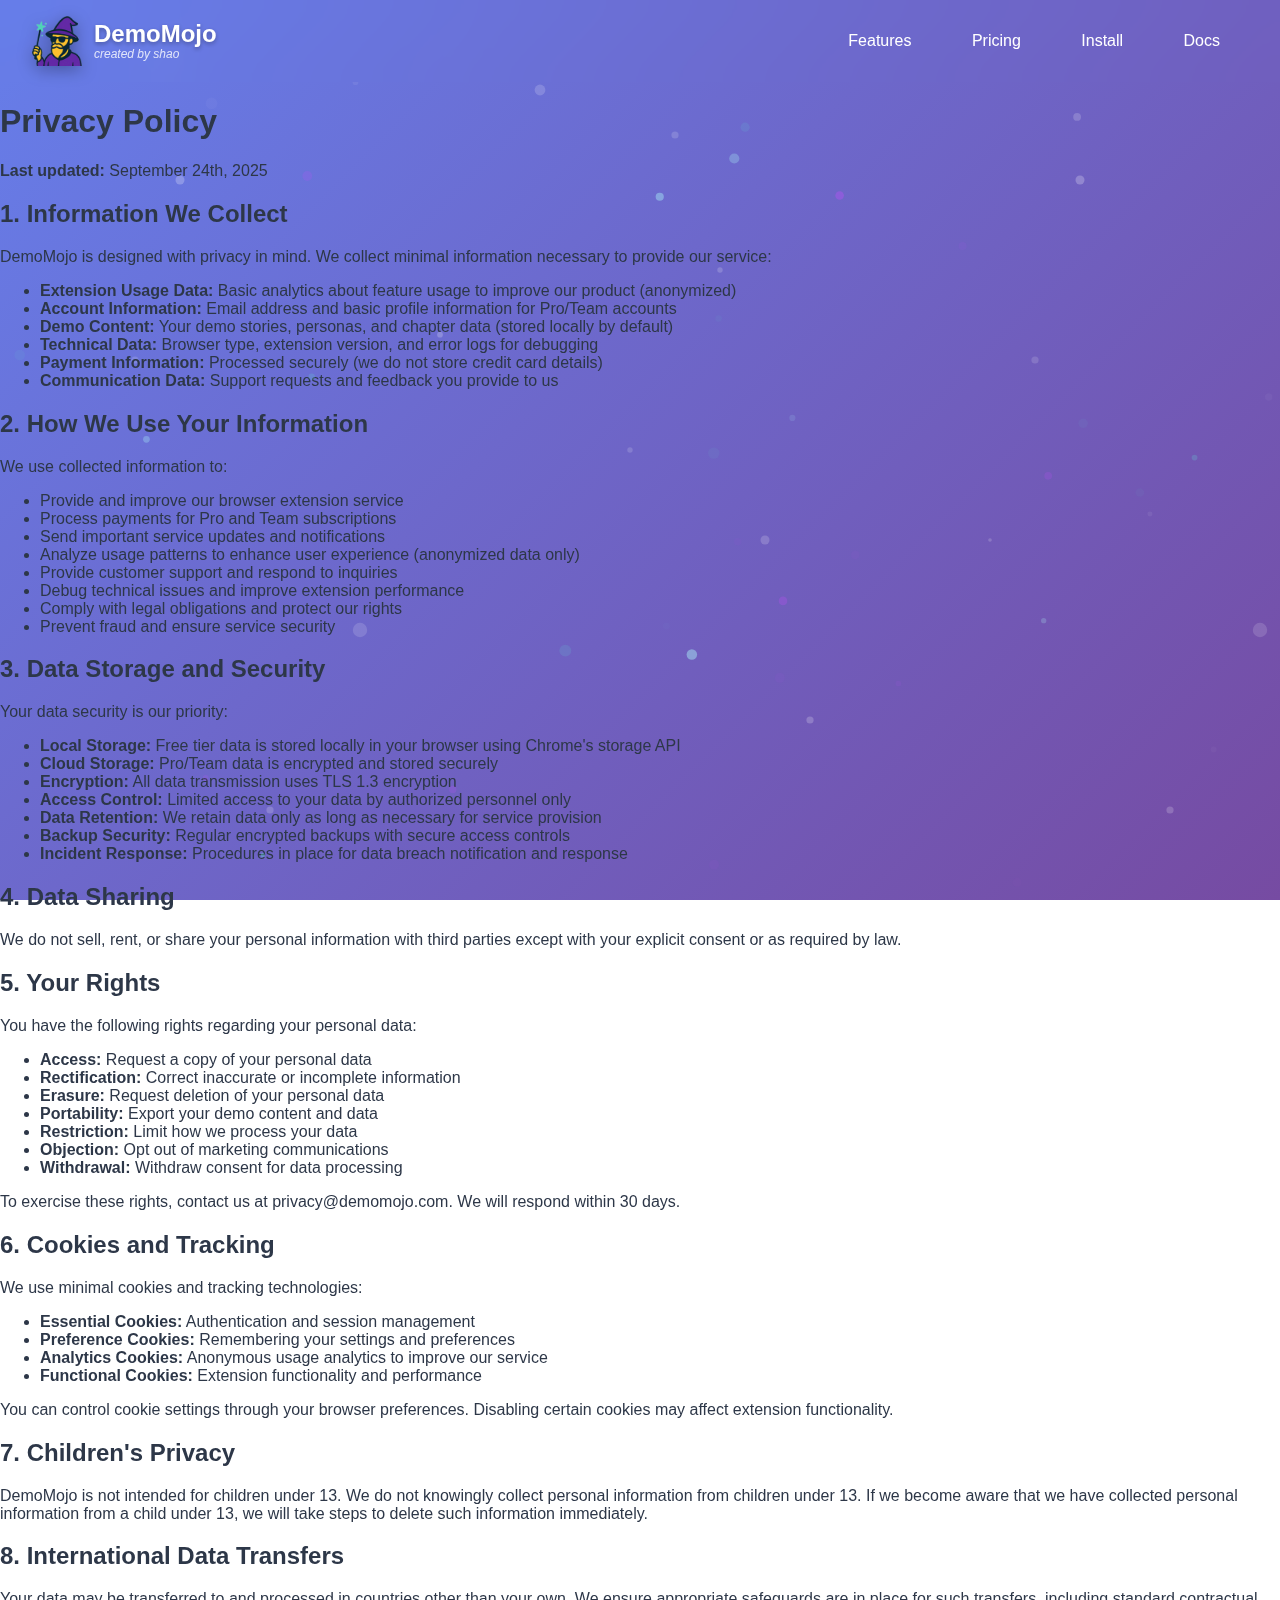
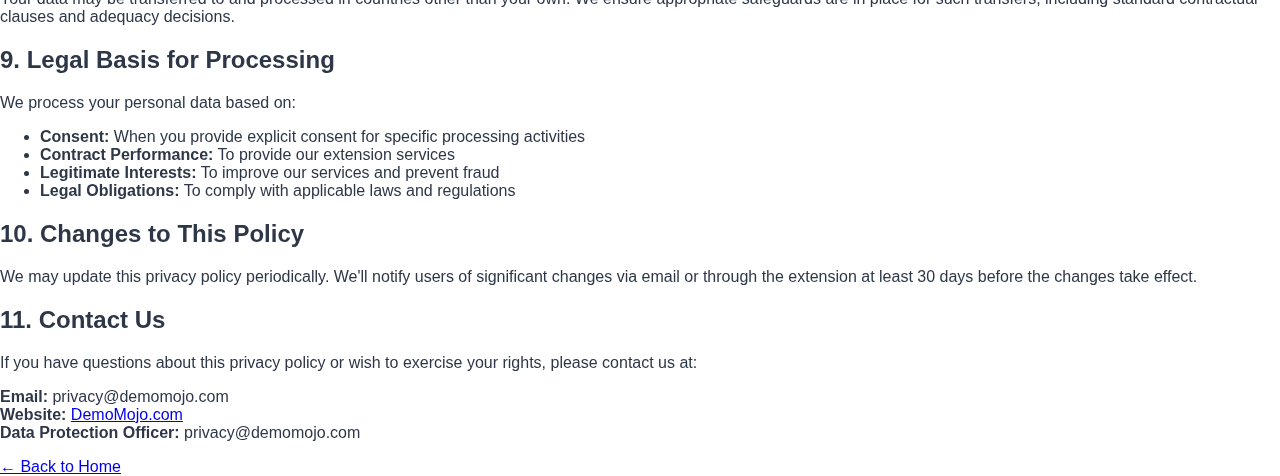
<file: privacy.html>
<!DOCTYPE html>
<html lang="en">
<head>
  <meta charset="UTF-8">
  <meta name="viewport" content="width=device-width, initial-scale=1.0">
  <title>Privacy Policy - DemoMojo</title>
  <link rel="stylesheet" href="style.css">
  <link rel="icon" type="image/png" href="assets/favicon.png">
</head>
<body>
  <!-- Magic Dust Canvas -->
  <canvas id="magic-dust" class="magic-dust-canvas"></canvas>

  <!-- Header -->
  <header>
    <a href="index.html" aria-label="DemoMojo Home" class="logo-container">
      <img src="assets/logo.png" alt="DemoMojo Wizard Logo" class="logo">
      <div class="logo-text">
        <h1 class="brand-title">DemoMojo</h1>
        <p class="brand-attribution">created by shao</p>
      </div>
    </a>
    <nav role="navigation" aria-label="Main navigation">
      <a href="index.html#features">Features</a>
      <a href="index.html#pricing">Pricing</a>
      <a href="index.html#install">Install</a>
      <a href="docs.html">Docs</a>
    </nav>
  </header>

  <!-- Main Content -->
  <main class="legal-container">
    <div class="legal-content">
      <h1>Privacy Policy</h1>
      <p><strong>Last updated:</strong> September 24th, 2025</p>

      <h2>1. Information We Collect</h2>
      <p>DemoMojo is designed with privacy in mind. We collect minimal information necessary to provide our service:</p>
      <ul>
        <li><strong>Extension Usage Data:</strong> Basic analytics about feature usage to improve our product (anonymized)</li>
        <li><strong>Account Information:</strong> Email address and basic profile information for Pro/Team accounts</li>
        <li><strong>Demo Content:</strong> Your demo stories, personas, and chapter data (stored locally by default)</li>
        <li><strong>Technical Data:</strong> Browser type, extension version, and error logs for debugging</li>
        <li><strong>Payment Information:</strong> Processed securely (we do not store credit card details)</li>
        <li><strong>Communication Data:</strong> Support requests and feedback you provide to us</li>
      </ul>

      <h2>2. How We Use Your Information</h2>
      <p>We use collected information to:</p>
      <ul>
        <li>Provide and improve our browser extension service</li>
        <li>Process payments for Pro and Team subscriptions</li>
        <li>Send important service updates and notifications</li>
        <li>Analyze usage patterns to enhance user experience (anonymized data only)</li>
        <li>Provide customer support and respond to inquiries</li>
        <li>Debug technical issues and improve extension performance</li>
        <li>Comply with legal obligations and protect our rights</li>
        <li>Prevent fraud and ensure service security</li>
      </ul>

      <h2>3. Data Storage and Security</h2>
      <p>Your data security is our priority:</p>
      <ul>
        <li><strong>Local Storage:</strong> Free tier data is stored locally in your browser using Chrome's storage API</li>
        <li><strong>Cloud Storage:</strong> Pro/Team data is encrypted and stored securely</li>
        <li><strong>Encryption:</strong> All data transmission uses TLS 1.3 encryption</li>
        <li><strong>Access Control:</strong> Limited access to your data by authorized personnel only</li>
        <li><strong>Data Retention:</strong> We retain data only as long as necessary for service provision</li>
        <li><strong>Backup Security:</strong> Regular encrypted backups with secure access controls</li>
        <li><strong>Incident Response:</strong> Procedures in place for data breach notification and response</li>
      </ul>

      <h2>4. Data Sharing</h2>
      <p>We do not sell, rent, or share your personal information with third parties except with your explicit consent or as required by law.</p>

      <h2>5. Your Rights</h2>
      <p>You have the following rights regarding your personal data:</p>
      <ul>
        <li><strong>Access:</strong> Request a copy of your personal data</li>
        <li><strong>Rectification:</strong> Correct inaccurate or incomplete information</li>
        <li><strong>Erasure:</strong> Request deletion of your personal data</li>
        <li><strong>Portability:</strong> Export your demo content and data</li>
        <li><strong>Restriction:</strong> Limit how we process your data</li>
        <li><strong>Objection:</strong> Opt out of marketing communications</li>
        <li><strong>Withdrawal:</strong> Withdraw consent for data processing</li>
      </ul>
      <p>To exercise these rights, contact us at privacy@demomojo.com. We will respond within 30 days.</p>

      <h2>6. Cookies and Tracking</h2>
      <p>We use minimal cookies and tracking technologies:</p>
      <ul>
        <li><strong>Essential Cookies:</strong> Authentication and session management</li>
        <li><strong>Preference Cookies:</strong> Remembering your settings and preferences</li>
        <li><strong>Analytics Cookies:</strong> Anonymous usage analytics to improve our service</li>
        <li><strong>Functional Cookies:</strong> Extension functionality and performance</li>
      </ul>
      <p>You can control cookie settings through your browser preferences. Disabling certain cookies may affect extension functionality.</p>

      <h2>7. Children's Privacy</h2>
      <p>DemoMojo is not intended for children under 13. We do not knowingly collect personal information from children under 13. If we become aware that we have collected personal information from a child under 13, we will take steps to delete such information immediately.</p>

      <h2>8. International Data Transfers</h2>
      <p>Your data may be transferred to and processed in countries other than your own. We ensure appropriate safeguards are in place for such transfers, including standard contractual clauses and adequacy decisions.</p>

      <h2>9. Legal Basis for Processing</h2>
      <p>We process your personal data based on:</p>
      <ul>
        <li><strong>Consent:</strong> When you provide explicit consent for specific processing activities</li>
        <li><strong>Contract Performance:</strong> To provide our extension services</li>
        <li><strong>Legitimate Interests:</strong> To improve our services and prevent fraud</li>
        <li><strong>Legal Obligations:</strong> To comply with applicable laws and regulations</li>
      </ul>

      <h2>10. Changes to This Policy</h2>
      <p>We may update this privacy policy periodically. We'll notify users of significant changes via email or through the extension at least 30 days before the changes take effect.</p>

      <h2>11. Contact Us</h2>
      <p>If you have questions about this privacy policy or wish to exercise your rights, please contact us at:</p>
      <p>
        <strong>Email:</strong> privacy@demomojo.com<br>
        <strong>Website:</strong> <a href="index.html">DemoMojo.com</a><br>
        <strong>Data Protection Officer:</strong> privacy@demomojo.com
      </p>

      <div class="back-to-home">
        <a href="index.html">← Back to Home</a>
      </div>
    </div>
  </main>

  <script>
    // Magic Dust Particle System
    class MagicDust {
      constructor() {
        this.canvas = document.getElementById('magic-dust');
        this.ctx = this.canvas.getContext('2d');
        this.particles = [];
        this.mouseX = 0;
        this.mouseY = 0;
        
        this.resize();
        this.init();
        this.bindEvents();
        this.animate();
      }
      
      resize() {
        this.canvas.width = window.innerWidth;
        this.canvas.height = window.innerHeight;
      }
      
      init() {
        // Create initial particles
        for (let i = 0; i < 50; i++) {
          this.createParticle();
        }
      }
      
      createParticle(x = null, y = null) {
        const particle = {
          x: x || Math.random() * this.canvas.width,
          y: y || Math.random() * this.canvas.height,
          vx: (Math.random() - 0.5) * 2,
          vy: (Math.random() - 0.5) * 2,
          size: Math.random() * 4 + 2,
          opacity: Math.random() * 0.8 + 0.2,
          life: 1,
          decay: Math.random() * 0.02 + 0.005,
          color: this.getRandomColor()
        };
        
        this.particles.push(particle);
      }
      
      getRandomColor() {
        const colors = [
          'rgba(177,255,252,0.8)',  // Cyan
          'rgba(202,76,255,0.6)',   // Purple
          'rgba(102,219,214,0.6)',  // Teal
          'rgba(255,255,255,0.4)'   // White
        ];
        return colors[Math.floor(Math.random() * colors.length)];
      }
      
      bindEvents() {
        window.addEventListener('resize', () => this.resize());
        
        document.addEventListener('mousemove', (e) => {
          this.mouseX = e.clientX;
          this.mouseY = e.clientY;
          
          // Create particles at mouse position
          if (Math.random() < 0.3) {
            this.createParticle(this.mouseX, this.mouseY);
          }
        });
        
        document.addEventListener('click', (e) => {
          // Create burst of particles on click
          for (let i = 0; i < 10; i++) {
            this.createParticle(e.clientX, e.clientY);
          }
        });
      }
      
      updateParticles() {
        for (let i = this.particles.length - 1; i >= 0; i--) {
          const particle = this.particles[i];
          
          // Update position
          particle.x += particle.vx;
          particle.y += particle.vy;
          
          // Update life
          particle.life -= particle.decay;
          
          // Remove dead particles
          if (particle.life <= 0) {
            this.particles.splice(i, 1);
            continue;
          }
          
          // Wrap around screen
          if (particle.x < 0) particle.x = this.canvas.width;
          if (particle.x > this.canvas.width) particle.x = 0;
          if (particle.y < 0) particle.y = this.canvas.height;
          if (particle.y > this.canvas.height) particle.y = 0;
        }
      }
      
      drawParticles() {
        this.ctx.clearRect(0, 0, this.canvas.width, this.canvas.height);
        
        this.particles.forEach(particle => {
          this.ctx.save();
          this.ctx.globalAlpha = particle.opacity * particle.life;
          this.ctx.fillStyle = particle.color;
          this.ctx.beginPath();
          this.ctx.arc(particle.x, particle.y, particle.size, 0, Math.PI * 2);
          this.ctx.fill();
          this.ctx.restore();
        });
      }
      
      animate() {
        this.updateParticles();
        this.drawParticles();
        requestAnimationFrame(() => this.animate());
      }
    }
    
    // Initialize magic dust when page loads
    document.addEventListener('DOMContentLoaded', () => {
      new MagicDust();
    });
  </script>
</body>
</html>
</file>
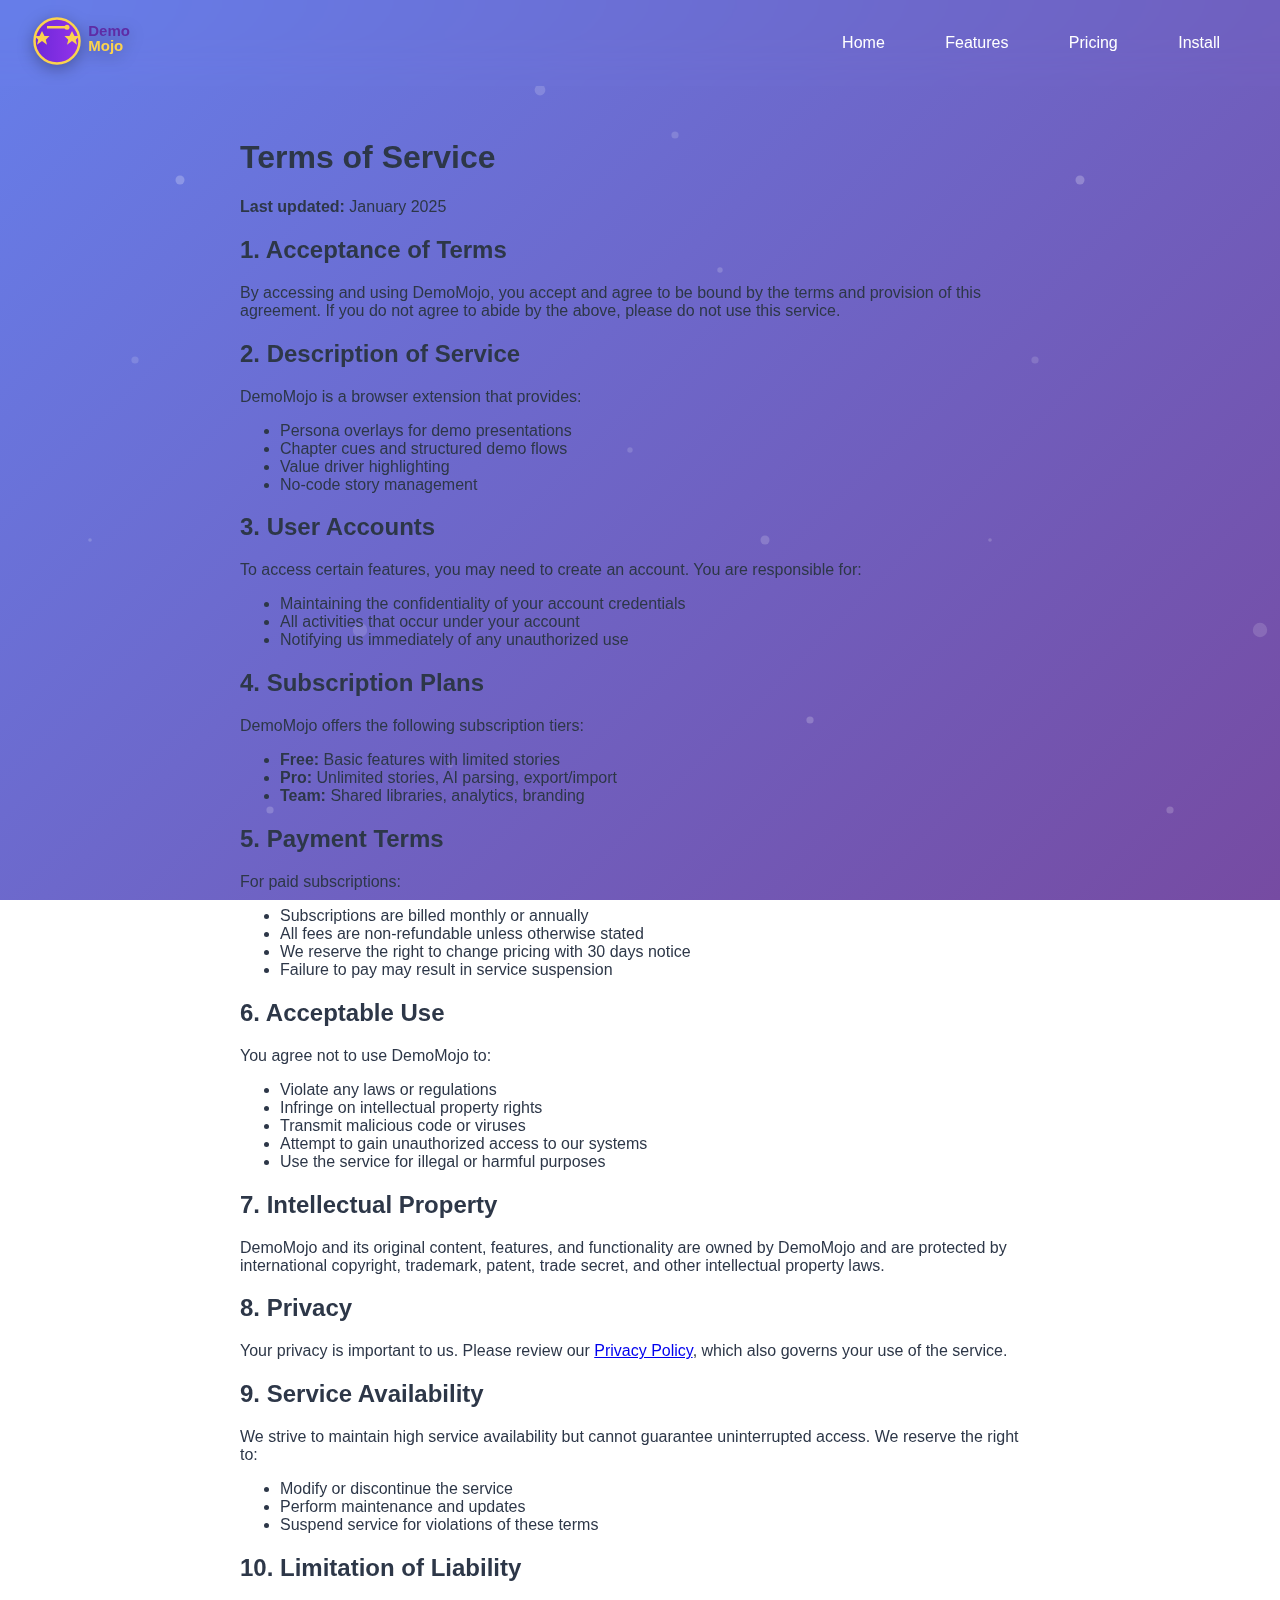
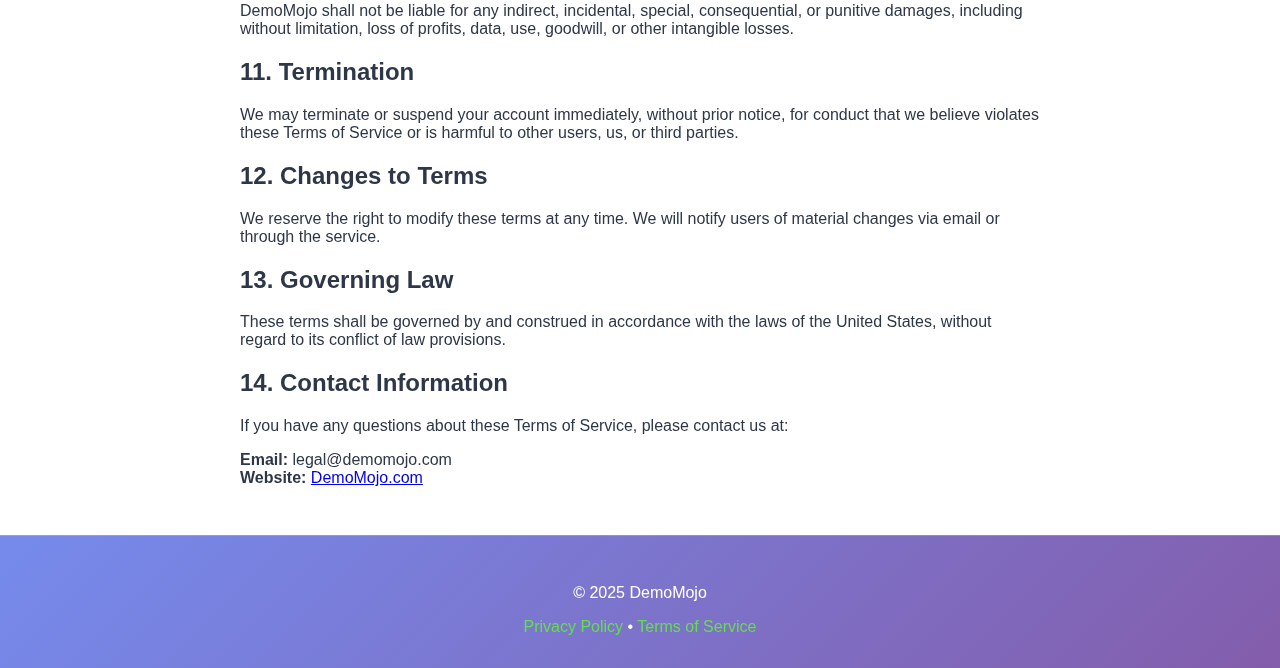
<file: terms.html>
<!DOCTYPE html>
<html lang="en">
<head>
  <meta charset="UTF-8">
  <meta name="viewport" content="width=device-width, initial-scale=1.0">
  <title>Terms of Service - DemoMojo</title>
  <link rel="stylesheet" href="style.css">
  <link rel="icon" type="image/svg+xml" href="assets/favicon.svg">
</head>
<body>

  <!-- Header -->
  <header>
    <a href="index.html">
      <img src="assets/logo.svg" alt="DemoMojo Logo" class="logo">
    </a>
    <nav>
      <a href="index.html">Home</a>
      <a href="index.html#features">Features</a>
      <a href="index.html#pricing">Pricing</a>
      <a href="index.html#install">Install</a>
    </nav>
  </header>

  <!-- Main Content -->
  <main style="padding: 2em; max-width: 800px; margin: 0 auto;">
    <h1>Terms of Service</h1>
    <p><strong>Last updated:</strong> January 2025</p>

    <h2>1. Acceptance of Terms</h2>
    <p>By accessing and using DemoMojo, you accept and agree to be bound by the terms and provision of this agreement. If you do not agree to abide by the above, please do not use this service.</p>

    <h2>2. Description of Service</h2>
    <p>DemoMojo is a browser extension that provides:</p>
    <ul>
      <li>Persona overlays for demo presentations</li>
      <li>Chapter cues and structured demo flows</li>
      <li>Value driver highlighting</li>
      <li>No-code story management</li>
    </ul>

    <h2>3. User Accounts</h2>
    <p>To access certain features, you may need to create an account. You are responsible for:</p>
    <ul>
      <li>Maintaining the confidentiality of your account credentials</li>
      <li>All activities that occur under your account</li>
      <li>Notifying us immediately of any unauthorized use</li>
    </ul>

    <h2>4. Subscription Plans</h2>
    <p>DemoMojo offers the following subscription tiers:</p>
    <ul>
      <li><strong>Free:</strong> Basic features with limited stories</li>
      <li><strong>Pro:</strong> Unlimited stories, AI parsing, export/import</li>
      <li><strong>Team:</strong> Shared libraries, analytics, branding</li>
    </ul>

    <h2>5. Payment Terms</h2>
    <p>For paid subscriptions:</p>
    <ul>
      <li>Subscriptions are billed monthly or annually</li>
      <li>All fees are non-refundable unless otherwise stated</li>
      <li>We reserve the right to change pricing with 30 days notice</li>
      <li>Failure to pay may result in service suspension</li>
    </ul>

    <h2>6. Acceptable Use</h2>
    <p>You agree not to use DemoMojo to:</p>
    <ul>
      <li>Violate any laws or regulations</li>
      <li>Infringe on intellectual property rights</li>
      <li>Transmit malicious code or viruses</li>
      <li>Attempt to gain unauthorized access to our systems</li>
      <li>Use the service for illegal or harmful purposes</li>
    </ul>

    <h2>7. Intellectual Property</h2>
    <p>DemoMojo and its original content, features, and functionality are owned by DemoMojo and are protected by international copyright, trademark, patent, trade secret, and other intellectual property laws.</p>

    <h2>8. Privacy</h2>
    <p>Your privacy is important to us. Please review our <a href="privacy.html">Privacy Policy</a>, which also governs your use of the service.</p>

    <h2>9. Service Availability</h2>
    <p>We strive to maintain high service availability but cannot guarantee uninterrupted access. We reserve the right to:</p>
    <ul>
      <li>Modify or discontinue the service</li>
      <li>Perform maintenance and updates</li>
      <li>Suspend service for violations of these terms</li>
    </ul>

    <h2>10. Limitation of Liability</h2>
    <p>DemoMojo shall not be liable for any indirect, incidental, special, consequential, or punitive damages, including without limitation, loss of profits, data, use, goodwill, or other intangible losses.</p>

    <h2>11. Termination</h2>
    <p>We may terminate or suspend your account immediately, without prior notice, for conduct that we believe violates these Terms of Service or is harmful to other users, us, or third parties.</p>

    <h2>12. Changes to Terms</h2>
    <p>We reserve the right to modify these terms at any time. We will notify users of material changes via email or through the service.</p>

    <h2>13. Governing Law</h2>
    <p>These terms shall be governed by and construed in accordance with the laws of the United States, without regard to its conflict of law provisions.</p>

    <h2>14. Contact Information</h2>
    <p>If you have any questions about these Terms of Service, please contact us at:</p>
    <p>
      <strong>Email:</strong> legal@demomojo.com<br>
      <strong>Website:</strong> <a href="index.html">DemoMojo.com</a>
    </p>
  </main>

  <!-- Footer -->
  <footer>
    <p>© 2025 DemoMojo</p>
    <a href="privacy.html">Privacy Policy</a> • 
    <a href="terms.html">Terms of Service</a>
  </footer>

</body>
</html>
</file>
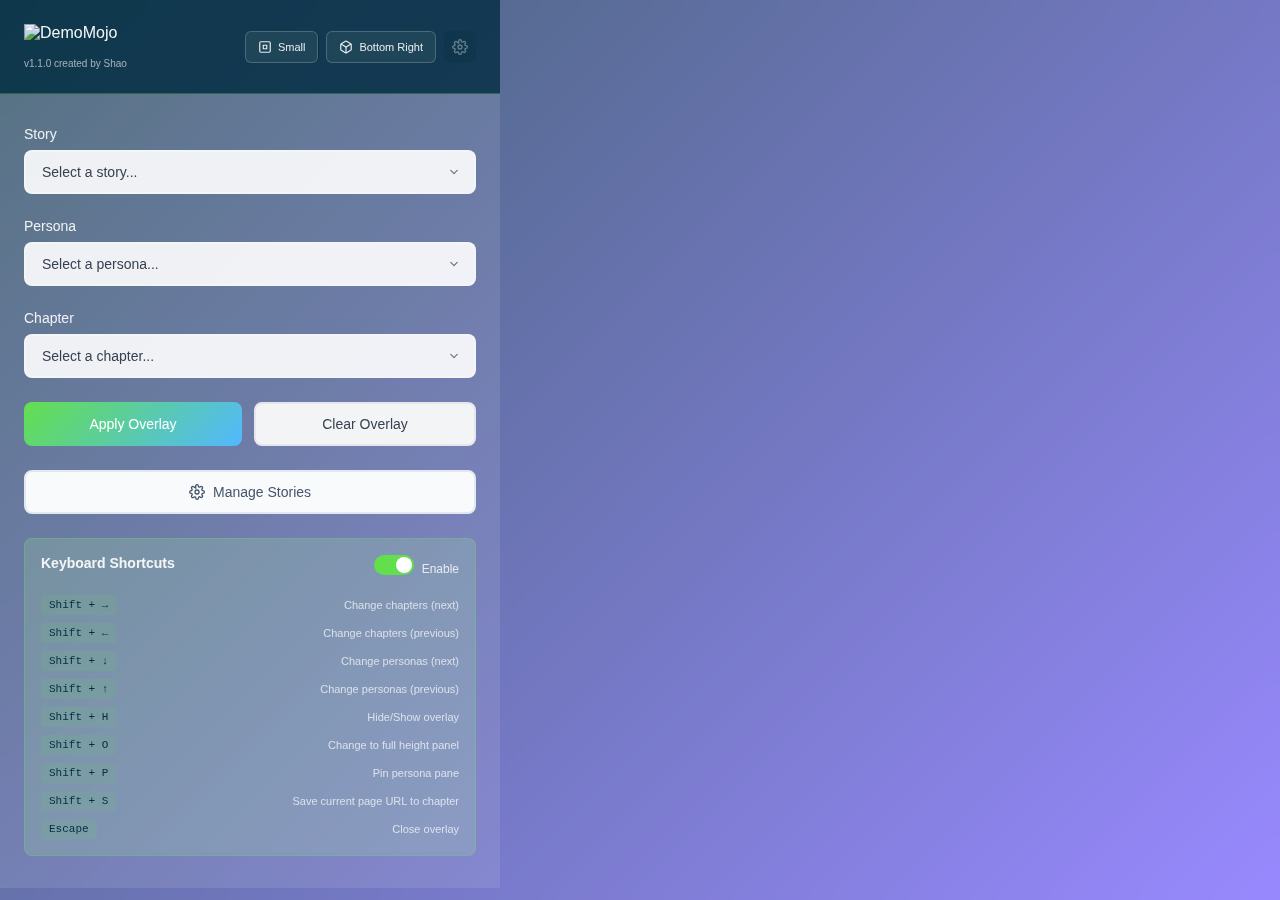
<file: Reference files/demomojoapp/popup.html>
<!DOCTYPE html>
<html>
  <head>
    <title>DemoMojo</title>
    <meta charset="UTF-8">
    <meta name="viewport" content="width=device-width, initial-scale=1.0">
    <style>
      * {
        margin: 0;
        padding: 0;
        box-sizing: border-box;
      }

      body {
        font-family: -apple-system, BlinkMacSystemFont, 'Segoe UI', Roboto, Oxygen, Ubuntu, Cantarell, sans-serif;
        background: linear-gradient(135deg, rgba(3, 45, 66, 0.75) 0%, rgba(118, 97, 255, 0.75) 100%);
        backdrop-filter: blur(10px);
        min-height: 100vh;
        padding: 0;
        margin: 0;
        color: white;
      }

      .container {
        width: 500px;
        max-width: 500px;
        margin: 0;
        background: transparent;
        border-radius: 0;
        box-shadow: none;
        overflow: visible;
      }

      .header {
        background: rgba(3, 45, 66, 0.8);
        color: white;
        padding: 24px;
        display: flex;
        align-items: center;
        justify-content: space-between;
        border-bottom: 1px solid rgba(99, 223, 78, 0.3);
      }

      .header-title {
        display: flex;
        flex-direction: column;
        gap: 2px;
        flex: 1;
      }

      .header-logo {
        height: 32px;
        width: auto;
        margin: 0;
        opacity: 0.95;
        object-fit: contain;
        max-width: 200px;
        align-self: flex-start;
      }

      .credit {
        font-size: 10px;
        color: rgba(255, 255, 255, 0.6);
        font-weight: 400;
        text-shadow: none;
        margin: 0;
      }

      .header-settings {
        display: flex;
        gap: 8px;
        align-items: center;
      }

      .settings-btn {
        display: flex;
        align-items: center;
        gap: 6px;
        padding: 8px 12px;
        background: rgba(255, 255, 255, 0.1);
        border: 1px solid rgba(255, 255, 255, 0.2);
        border-radius: 6px;
        color: rgba(255, 255, 255, 0.9);
        font-size: 12px;
        font-weight: 500;
        cursor: pointer;
        transition: all 0.2s ease;
        backdrop-filter: blur(5px);
      }

      .settings-btn:hover {
        background: rgba(255, 255, 255, 0.2);
        border-color: rgba(99, 223, 78, 0.5);
        transform: translateY(-1px);
      }

      .settings-btn svg {
        width: 14px;
        height: 14px;
      }

      .settings-btn span {
        font-size: 11px;
        white-space: nowrap;
      }

      .settings-btn.icon-only {
        padding: 8px;
        min-width: 32px;
        justify-content: center;
        background: transparent;
        border: none;
        opacity: 0.4;
        transition: opacity 0.2s ease;
      }

      .settings-btn.icon-only:hover {
        opacity: 1;
        background: transparent;
        border: none;
        transform: none;
      }

      .settings-btn.icon-only svg {
        width: 16px;
        height: 16px;
      }

      .content {
        padding: 32px 24px;
        background: rgba(255, 255, 255, 0.1);
        backdrop-filter: blur(5px);
      }

      .form-group {
        margin-bottom: 24px;
      }

      label {
        display: block;
        font-weight: 500;
        color: rgba(255, 255, 255, 0.9);
        margin-bottom: 8px;
        font-size: 14px;
      }

      select {
        width: 100%;
        padding: 12px 16px;
        border: 2px solid rgba(255, 255, 255, 0.3);
        border-radius: 8px;
        font-size: 14px;
        background: rgba(255, 255, 255, 0.9);
        color: #374151;
        transition: all 0.2s ease;
        appearance: none;
        background-image: url("data:image/svg+xml,%3csvg xmlns='http://www.w3.org/2000/svg' fill='none' viewBox='0 0 20 20'%3e%3cpath stroke='%236b7280' stroke-linecap='round' stroke-linejoin='round' stroke-width='1.5' d='m6 8 4 4 4-4'/%3e%3c/svg%3e");
        background-position: right 12px center;
        background-repeat: no-repeat;
        background-size: 16px;
        padding-right: 40px;
      }

      select:focus {
        outline: none;
        border-color: #63DF4E;
        box-shadow: 0 0 0 3px rgba(99, 223, 78, 0.1);
      }

      select:hover {
        border-color: #9ca3af;
      }

      .button-group {
        display: flex;
        gap: 12px;
        margin-bottom: 24px;
      }

      button {
        flex: 1;
        padding: 12px 20px;
        border: none;
        border-radius: 8px;
        font-size: 14px;
        font-weight: 500;
        cursor: pointer;
        transition: all 0.2s ease;
        text-transform: none;
      }

      #apply {
        background: linear-gradient(135deg, #63DF4E 0%, #52B8FF 100%);
        color: white;
      }

      #apply:hover {
        transform: translateY(-1px);
        box-shadow: 0 8px 20px rgba(99, 223, 78, 0.3);
      }

      #apply:active {
        transform: translateY(0);
      }

      #clear {
        background: #f3f4f6;
        color: #374151;
        border: 2px solid #e5e7eb;
      }

      #clear:hover {
        background: #e5e7eb;
        border-color: #d1d5db;
      }

      .settings-link {
        display: flex;
        align-items: center;
        justify-content: center;
        gap: 8px;
        padding: 12px 20px;
        background: #f8fafc;
        border: 2px solid #e2e8f0;
        border-radius: 8px;
        color: #475569;
        text-decoration: none;
        font-size: 14px;
        font-weight: 500;
        transition: all 0.2s ease;
      }

      .settings-link:hover {
        background: #e2e8f0;
        border-color: #cbd5e1;
        color: #334155;
      }

      .settings-link svg {
        width: 16px;
        height: 16px;
      }

      .empty-state {
        text-align: center;
        color: #6b7280;
        font-size: 14px;
        padding: 20px 0;
      }

      .empty-state {
        text-align: center;
        color: #6b7280;
        font-size: 14px;
        padding: 20px 0;
      }

      .navigation-instructions {
        margin-top: 24px;
        padding: 16px;
        background: rgba(99, 223, 78, 0.1);
        border: 1px solid rgba(99, 223, 78, 0.3);
        border-radius: 8px;
        backdrop-filter: blur(5px);
      }

      .navigation-instructions h3 {
        margin: 0 0 12px 0;
        font-size: 14px;
        font-weight: 600;
        color: rgba(255, 255, 255, 0.9);
      }

      .shortcut-group {
        display: flex;
        flex-direction: column;
        gap: 8px;
      }

      .shortcut-item {
        display: flex;
        justify-content: space-between;
        align-items: center;
        font-size: 12px;
      }

      .shortcut-key {
        background: rgba(99, 223, 78, 0.1);
        color: #032D42;
        padding: 4px 8px;
        border-radius: 4px;
        font-family: 'SF Mono', Monaco, 'Cascadia Code', 'Roboto Mono', Consolas, 'Courier New', monospace;
        font-weight: 500;
        font-size: 11px;
      }

      .shortcut-desc {
        color: rgba(255, 255, 255, 0.7);
        font-size: 11px;
      }

      .shortcut-toggle {
        display: flex;
        align-items: center;
        gap: 8px;
      }

      .toggle-switch {
        position: relative;
        display: inline-block;
        width: 40px;
        height: 20px;
      }

      .toggle-switch input {
        opacity: 0;
        width: 0;
        height: 0;
      }

      .toggle-slider {
        position: absolute;
        cursor: pointer;
        top: 0;
        left: 0;
        right: 0;
        bottom: 0;
        background-color: rgba(255, 255, 255, 0.3);
        transition: 0.3s;
        border-radius: 20px;
      }

      .toggle-slider:before {
        position: absolute;
        content: "";
        height: 16px;
        width: 16px;
        left: 2px;
        bottom: 2px;
        background-color: white;
        transition: 0.3s;
        border-radius: 50%;
      }

      input:checked + .toggle-slider {
        background-color: #63DF4E;
      }

      input:checked + .toggle-slider:before {
        transform: translateX(20px);
      }

      .toggle-label {
        color: rgba(255, 255, 255, 0.8);
        font-size: 12px;
        font-weight: 500;
      }
    </style>
  </head>
  <body>
    <div class="container">
      <div class="header">
        <div class="header-title">
          <img id="header-logo" alt="DemoMojo" class="header-logo">
          <div class="credit">v1.1.0 created by Shao</div>
        </div>
        <div class="header-settings">
          <button id="size-toggle" class="settings-btn" title="Toggle Size">
            <svg viewBox="0 0 24 24" fill="none" stroke="currentColor" stroke-width="2">
              <rect x="3" y="3" width="18" height="18" rx="2" ry="2"></rect>
              <path d="M9 9h6v6H9z"></path>
            </svg>
            <span id="size-text">Small</span>
          </button>
          <button id="position-toggle" class="settings-btn" title="Toggle Position">
            <svg viewBox="0 0 24 24" fill="none" stroke="currentColor" stroke-width="2">
              <path d="M21 16V8a2 2 0 0 0-1-1.73l-7-4a2 2 0 0 0-2 0l-7 4A2 2 0 0 0 3 8v8a2 2 0 0 0 1 1.73l7 4a2 2 0 0 0 2 0l7-4A2 2 0 0 0 21 16z"></path>
              <polyline points="3.27,6.96 12,12.01 20.73,6.96"></polyline>
              <line x1="12" y1="22.08" x2="12" y2="12"></line>
            </svg>
            <span id="position-text">Bottom Right</span>
          </button>
          <button id="settings-btn" class="settings-btn icon-only" title="Open Settings">
            <svg viewBox="0 0 24 24" fill="none" stroke="currentColor" stroke-width="2">
              <circle cx="12" cy="12" r="3"></circle>
              <path d="M19.4 15a1.65 1.65 0 0 0 .33 1.82l.06.06a2 2 0 0 1 0 2.83 2 2 0 0 1-2.83 0l-.06-.06a1.65 1.65 0 0 0-1.82-.33 1.65 1.65 0 0 0-1 1.51V21a2 2 0 0 1-2 2 2 2 0 0 1-2-2v-.09A1.65 1.65 0 0 0 9 19.4a1.65 1.65 0 0 0-1.82.33l-.06.06a2 2 0 0 1-2.83 0 2 2 0 0 1 0-2.83l.06-.06a1.65 1.65 0 0 0 .33-1.82 1.65 1.65 0 0 0-1.51-1H3a2 2 0 0 1-2-2 2 2 0 0 1 2-2h.09A1.65 1.65 0 0 0 4.6 9a1.65 1.65 0 0 0-.33-1.82l-.06-.06a2 2 0 0 1 0-2.83 2 2 0 0 1 2.83 0l.06.06a1.65 1.65 0 0 0 1.82.33H9a1.65 1.65 0 0 0 1 1.51V3a2 2 0 0 1 2-2 2 2 0 0 1 2 2v.09a1.65 1.65 0 0 0 1 1.51 1.65 1.65 0 0 0 1.82-.33l.06-.06a2 2 0 0 1 2.83 0 2 2 0 0 1 0 2.83l-.06.06a1.65 1.65 0 0 0-.33 1.82V9a1.65 1.65 0 0 0 1.51 1H21a2 2 0 0 1 2 2 2 2 0 0 1-2 2h-.09a1.65 1.65 0 0 0-1.51 1z"></path>
            </svg>
          </button>
        </div>
      </div>
      <div class="content">
        <div class="form-group">
          <label for="story">Story</label>
          <select id="story">
            <option value="">Select a story...</option>
          </select>
        </div>

        <div class="form-group">
          <label for="persona">Persona</label>
          <select id="persona">
            <option value="">Select a persona...</option>
          </select>
        </div>

        <div class="form-group">
          <label for="chapter">Chapter</label>
          <select id="chapter">
            <option value="">Select a chapter...</option>
          </select>
        </div>

        <div class="button-group">
          <button id="apply">Apply Overlay</button>
          <button id="clear">Clear Overlay</button>
        </div>

        <a href="#" id="settings-link" class="settings-link">
          <svg viewBox="0 0 24 24" fill="none" stroke="currentColor" stroke-width="2">
            <circle cx="12" cy="12" r="3"></circle>
            <path d="M19.4 15a1.65 1.65 0 0 0 .33 1.82l.06.06a2 2 0 0 1 0 2.83 2 2 0 0 1-2.83 0l-.06-.06a1.65 1.65 0 0 0-1.82-.33 1.65 1.65 0 0 0-1 1.51V21a2 2 0 0 1-2 2 2 2 0 0 1-2-2v-.09A1.65 1.65 0 0 0 9 19.4a1.65 1.65 0 0 0-1.82.33l-.06.06a2 2 0 0 1-2.83 0 2 2 0 0 1 0-2.83l.06-.06a1.65 1.65 0 0 0 .33-1.82 1.65 1.65 0 0 0-1.51-1H3a2 2 0 0 1-2-2 2 2 0 0 1 2-2h.09A1.65 1.65 0 0 0 4.6 9a1.65 1.65 0 0 0-.33-1.82l-.06-.06a2 2 0 0 1 0-2.83 2 2 0 0 1 2.83 0l.06.06a1.65 1.65 0 0 0 1.82.33H9a1.65 1.65 0 0 0 1 1.51V3a2 2 0 0 1 2-2 2 2 0 0 1 2 2v.09a1.65 1.65 0 0 0 1 1.51 1.65 1.65 0 0 0 1.82-.33l.06-.06a2 2 0 0 1 2.83 0 2 2 0 0 1 0 2.83l-.06.06a1.65 1.65 0 0 0-.33 1.82V9a1.65 1.65 0 0 0 1.51 1H21a2 2 0 0 1 2 2 2 2 0 0 1-2 2h-.09a1.65 1.65 0 0 0-1.51 1z"></path>
          </svg>
          Manage Stories
        </a>

        <div class="navigation-instructions">
          <div style="display: flex; justify-content: space-between; align-items: center; margin-bottom: 12px;">
            <h3>Keyboard Shortcuts</h3>
            <div class="shortcut-toggle">
              <label class="toggle-switch">
                <input type="checkbox" id="shortcuts-enabled" checked>
                <span class="toggle-slider"></span>
              </label>
              <span class="toggle-label">Enable</span>
            </div>
          </div>
          <div class="shortcut-group" id="shortcut-instructions">
            <div class="shortcut-item" id="shortcut-next-chapter">
              <span class="shortcut-key">Shift + →</span>
              <span class="shortcut-desc">Change chapters (next)</span>
            </div>
            <div class="shortcut-item" id="shortcut-prev-chapter">
              <span class="shortcut-key">Shift + ←</span>
              <span class="shortcut-desc">Change chapters (previous)</span>
            </div>
            <div class="shortcut-item" id="shortcut-next-persona">
              <span class="shortcut-key">Shift + ↓</span>
              <span class="shortcut-desc">Change personas (next)</span>
            </div>
            <div class="shortcut-item" id="shortcut-prev-persona">
              <span class="shortcut-key">Shift + ↑</span>
              <span class="shortcut-desc">Change personas (previous)</span>
            </div>
            <div class="shortcut-item" id="shortcut-toggle-overlay">
              <span class="shortcut-key">Shift + H</span>
              <span class="shortcut-desc">Hide/Show overlay</span>
            </div>
            <div class="shortcut-item" id="shortcut-toggle-fullscreen">
              <span class="shortcut-key">Shift + O</span>
              <span class="shortcut-desc">Change to full height panel</span>
            </div>
            <div class="shortcut-item" id="shortcut-toggle-shift">
              <span class="shortcut-key">Shift + P</span>
              <span class="shortcut-desc">Pin persona pane</span>
            </div>
            <div class="shortcut-item" id="shortcut-save-url">
              <span class="shortcut-key">Shift + S</span>
              <span class="shortcut-desc">Save current page URL to chapter</span>
            </div>
            <div class="shortcut-item" id="shortcut-escape">
              <span class="shortcut-key">Escape</span>
              <span class="shortcut-desc">Close overlay</span>
            </div>
          </div>
          <div class="shortcut-group" id="button-instructions" style="display: none;">
            <div class="shortcut-item">
              <span class="shortcut-key">⛶</span>
              <span class="shortcut-desc">Open full-screen view</span>
            </div>
            <div class="shortcut-item">
              <span class="shortcut-key">←/→</span>
              <span class="shortcut-desc">Change chapters (when multiple chapters available)</span>
            </div>
          </div>
        </div>
      </div>
    </div>

    <script src="popup.js"></script>
  </body>
</html>
</file>
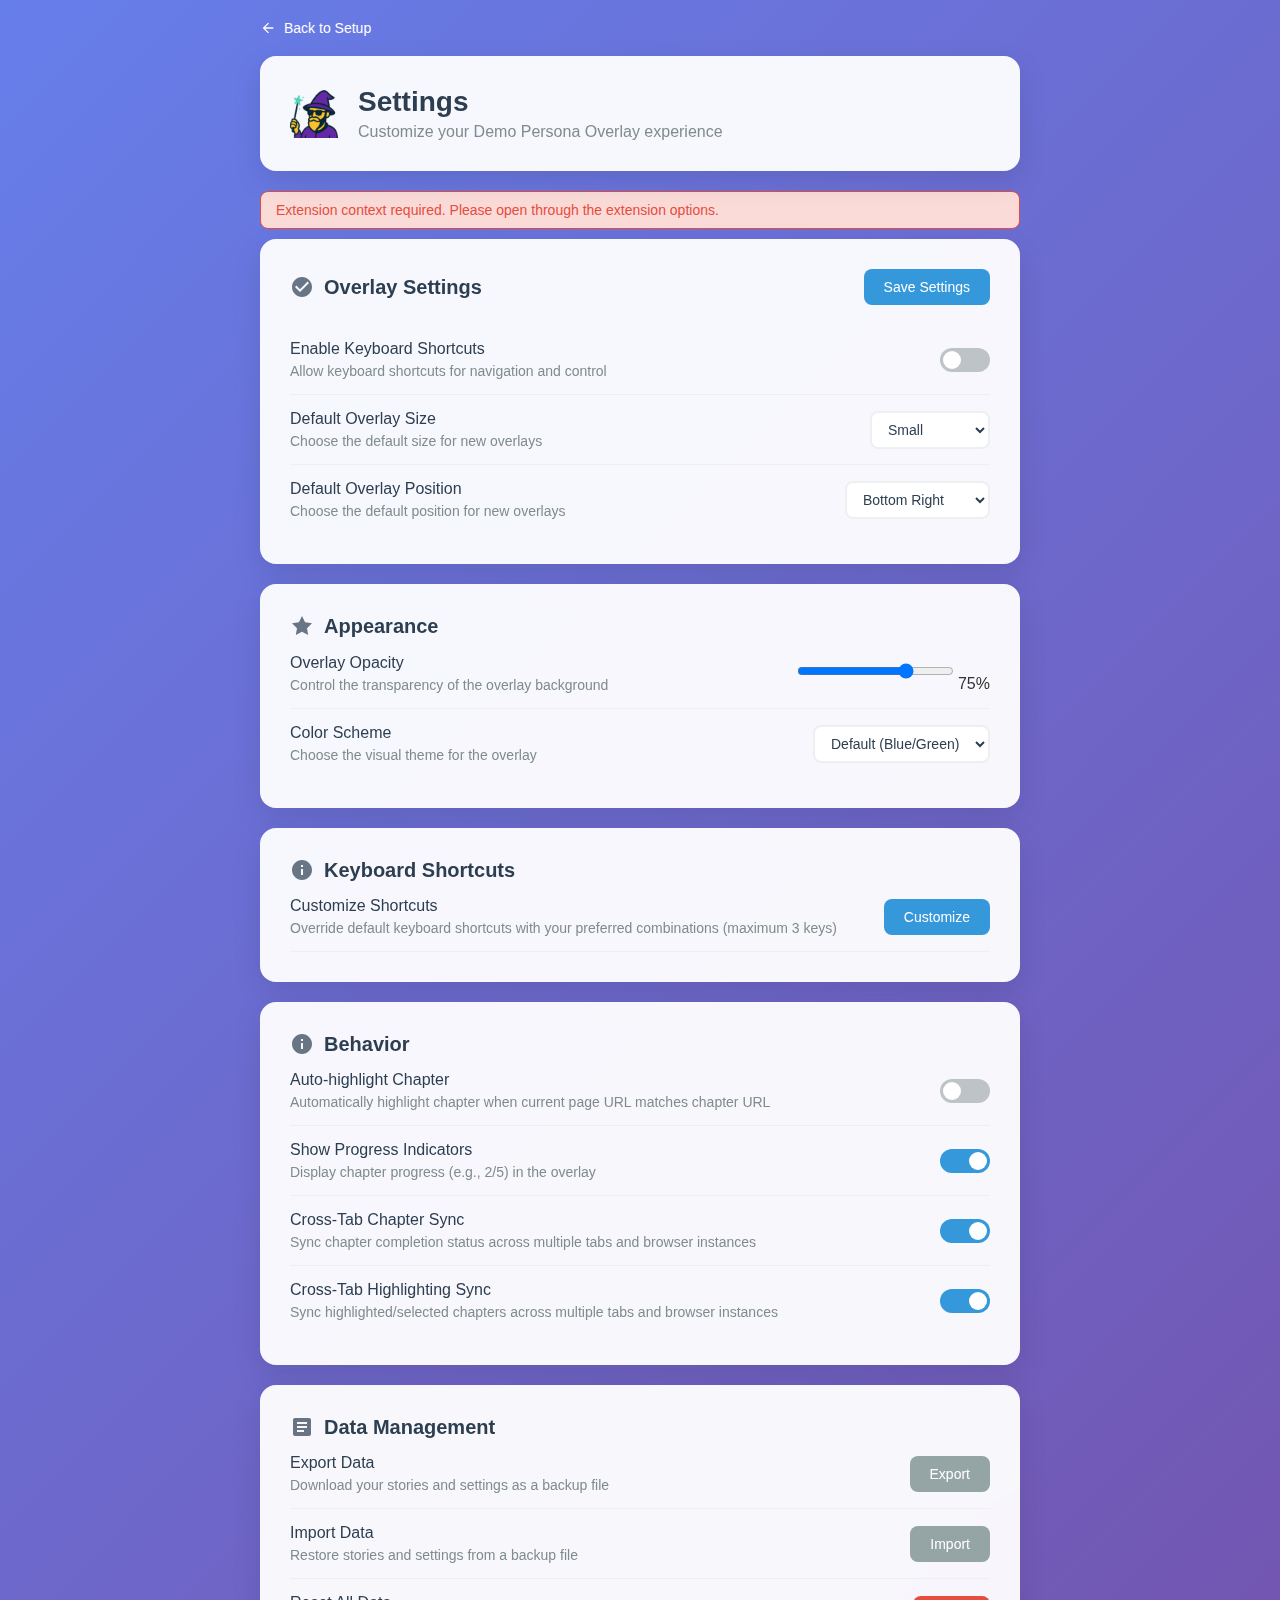
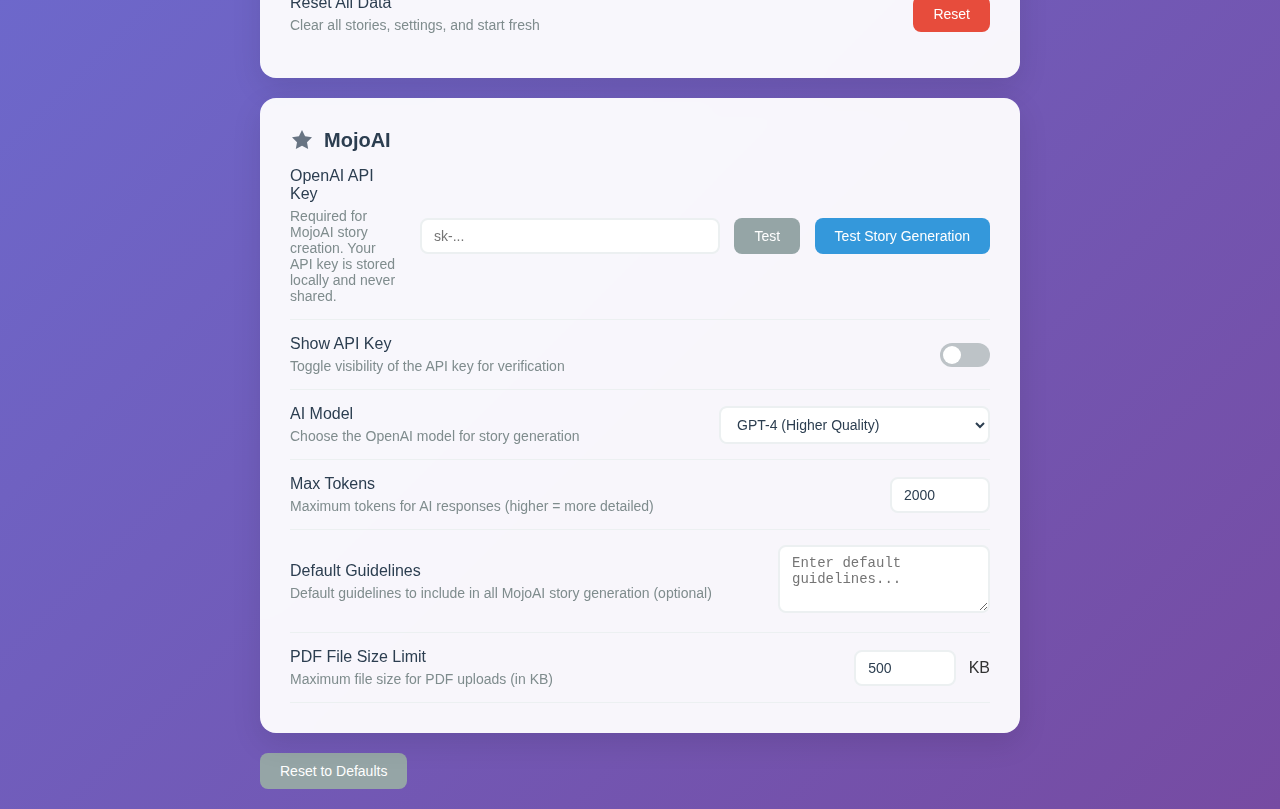
<file: Reference files/demomojoapp/settings.html>
<!DOCTYPE html>
<html lang="en">
<head>
  <meta charset="UTF-8">
  <meta name="viewport" content="width=device-width, initial-scale=1.0">
  <title>Demo Persona Overlay - Settings</title>
  <style>
    * {
      margin: 0;
      padding: 0;
      box-sizing: border-box;
    }

    body {
      font-family: -apple-system, BlinkMacSystemFont, 'Segoe UI', Roboto, Oxygen, Ubuntu, Cantarell, sans-serif;
      background: linear-gradient(135deg, #667eea 0%, #764ba2 100%);
      min-height: 100vh;
      color: #333;
    }

    .container {
      max-width: 800px;
      margin: 0 auto;
      padding: 20px;
    }

    .header {
      background: rgba(255, 255, 255, 0.95);
      border-radius: 16px;
      padding: 30px;
      margin-bottom: 20px;
      box-shadow: 0 10px 30px rgba(0, 0, 0, 0.1);
      backdrop-filter: blur(10px);
    }

    .header-content {
      display: flex;
      align-items: center;
      gap: 20px;
    }

    .logo {
      width: 48px;
      height: 48px;
    }

    .header-text h1 {
      font-size: 28px;
      font-weight: 700;
      color: #2c3e50;
      margin-bottom: 5px;
    }

    .header-text p {
      color: #7f8c8d;
      font-size: 16px;
    }

    .settings-section {
      background: rgba(255, 255, 255, 0.95);
      border-radius: 16px;
      padding: 30px;
      margin-bottom: 20px;
      box-shadow: 0 10px 30px rgba(0, 0, 0, 0.1);
      backdrop-filter: blur(10px);
    }

    .section-header {
      display: flex;
      justify-content: space-between;
      align-items: center;
      margin-bottom: 20px;
    }

    .section-title {
      font-size: 20px;
      font-weight: 600;
      color: #2c3e50;
      margin: 0;
      display: flex;
      align-items: center;
      gap: 10px;
    }

    .section-icon {
      width: 24px;
      height: 24px;
      opacity: 0.7;
    }

    .setting-item {
      display: flex;
      justify-content: space-between;
      align-items: center;
      padding: 15px 0;
      border-bottom: 1px solid #ecf0f1;
    }

    .setting-item:last-child {
      border-bottom: none;
    }

    .setting-info {
      flex: 1;
    }

    .setting-label {
      font-weight: 500;
      color: #2c3e50;
      margin-bottom: 5px;
    }

    .setting-description {
      color: #7f8c8d;
      font-size: 14px;
    }

    .setting-control {
      margin-left: 20px;
    }

    /* Toggle Switch Styles */
    .toggle-switch {
      position: relative;
      display: inline-block;
      width: 50px;
      height: 24px;
    }

    .toggle-switch input {
      opacity: 0;
      width: 0;
      height: 0;
    }

    .toggle-slider {
      position: absolute;
      cursor: pointer;
      top: 0;
      left: 0;
      right: 0;
      bottom: 0;
      background-color: #bdc3c7;
      transition: .4s;
      border-radius: 24px;
    }

    .toggle-slider:before {
      position: absolute;
      content: "";
      height: 18px;
      width: 18px;
      left: 3px;
      bottom: 3px;
      background-color: white;
      transition: .4s;
      border-radius: 50%;
    }

    input:checked + .toggle-slider {
      background-color: #3498db;
    }

    input:checked + .toggle-slider:before {
      transform: translateX(26px);
    }

    /* Select Styles */
    .setting-select {
      padding: 8px 12px;
      border: 2px solid #ecf0f1;
      border-radius: 8px;
      background: white;
      font-size: 14px;
      color: #2c3e50;
      min-width: 120px;
    }

    .setting-select:focus {
      outline: none;
      border-color: #3498db;
    }

    /* Input Styles */
    .setting-input {
      padding: 8px 12px;
      border: 2px solid #ecf0f1;
      border-radius: 8px;
      background: white;
      font-size: 14px;
      color: #2c3e50;
      min-width: 120px;
    }

    .setting-input:focus {
      outline: none;
      border-color: #3498db;
    }

    /* Button Styles */
    .btn {
      padding: 10px 20px;
      border: none;
      border-radius: 8px;
      font-size: 14px;
      font-weight: 500;
      cursor: pointer;
      transition: all 0.3s ease;
    }

    .btn-primary {
      background: #3498db;
      color: white;
    }

    .btn-primary:hover {
      background: #2980b9;
    }

    .btn-secondary {
      background: #95a5a6;
      color: white;
    }

    .btn-secondary:hover {
      background: #7f8c8d;
    }

    .btn-danger {
      background: #e74c3c;
      color: white;
    }

    .btn-danger:hover {
      background: #c0392b;
    }

    .button-group {
      display: flex;
      gap: 10px;
      margin-top: 20px;
    }

    .status-message {
      padding: 10px 15px;
      border-radius: 8px;
      margin: 10px 0;
      font-size: 14px;
    }

    .status-success {
      background: #d5f4e6;
      color: #27ae60;
      border: 1px solid #2ecc71;
    }

    .status-error {
      background: #fadbd8;
      color: #e74c3c;
      border: 1px solid #e74c3c;
    }

    .loading-overlay {
      position: fixed;
      top: 0;
      left: 0;
      width: 100%;
      height: 100%;
      background: rgba(0, 0, 0, 0.5);
      display: flex;
      justify-content: center;
      align-items: center;
      z-index: 1000;
      opacity: 0;
      visibility: hidden;
      transition: all 0.3s ease;
    }

    .loading-overlay.active {
      opacity: 1;
      visibility: visible;
    }

    .loading-spinner {
      width: 40px;
      height: 40px;
      border: 4px solid rgba(255, 255, 255, 0.3);
      border-top: 4px solid #3498db;
      border-radius: 50%;
      animation: spin 1s linear infinite;
    }

    @keyframes spin {
      0% { transform: rotate(0deg); }
      100% { transform: rotate(360deg); }
    }

    .back-link {
      display: inline-flex;
      align-items: center;
      gap: 8px;
      color: white;
      text-decoration: none;
      font-size: 14px;
      margin-bottom: 20px;
      transition: color 0.3s ease;
    }

    .back-link:hover {
      color: #f0f0f0;
    }

    .back-icon {
      width: 16px;
      height: 16px;
    }

    /* Shortcuts Configuration Styles */
    .shortcuts-list {
      margin-top: 20px;
    }

    .shortcut-item {
      display: flex;
      justify-content: space-between;
      align-items: center;
      padding: 15px 0;
      border-bottom: 1px solid #ecf0f1;
    }

    .shortcut-item:last-child {
      border-bottom: none;
    }

    .shortcut-info {
      flex: 1;
    }

    .shortcut-label {
      font-weight: 500;
      color: #2c3e50;
      margin-bottom: 5px;
    }

    .shortcut-description {
      color: #7f8c8d;
      font-size: 14px;
    }

    .shortcut-input-container {
      display: flex;
      align-items: center;
      gap: 10px;
      margin-left: 20px;
    }

    .shortcut-input {
      padding: 8px 12px;
      border: 2px solid #ecf0f1;
      border-radius: 8px;
      background: white;
      font-size: 14px;
      color: #2c3e50;
      min-width: 150px;
      text-align: center;
      font-family: monospace;
      cursor: pointer;
      transition: border-color 0.3s ease;
    }

    .shortcut-input:focus {
      outline: none;
      border-color: #3498db;
    }

    .shortcut-input.recording {
      border-color: #e74c3c;
      background: #fdf2f2;
      animation: pulse 1s infinite;
    }

    @keyframes pulse {
      0% { opacity: 1; }
      50% { opacity: 0.7; }
      100% { opacity: 1; }
    }

    .btn-small {
      padding: 6px 12px;
      font-size: 12px;
    }

    .shortcut-actions {
      display: flex;
      gap: 10px;
      margin-top: 20px;
      justify-content: flex-end;
    }

    .shortcut-error {
      color: #e74c3c;
      font-size: 12px;
      margin-top: 5px;
      display: none;
    }
  </style>
</head>
<body>
  <div class="loading-overlay" id="loading-overlay">
    <div class="loading-spinner"></div>
  </div>

  <div class="container">
    <a href="setup.html" class="back-link">
      <svg class="back-icon" viewBox="0 0 24 24" fill="currentColor">
        <path d="M20 11H7.83l5.59-5.59L12 4l-8 8 8 8 1.41-1.41L7.83 13H20v-2z"/>
      </svg>
      Back to Setup
    </a>

    <div class="header">
      <div class="header-content">
        <img src="icons/logo-solo.png" alt="Logo" class="logo">
        <div class="header-text">
          <h1>Settings</h1>
          <p>Customize your Demo Persona Overlay experience</p>
        </div>
      </div>
    </div>

    <div id="status-message"></div>

    <!-- Overlay Settings -->
    <div class="settings-section">
      <div class="section-header">
        <h2 class="section-title">
          <svg class="section-icon" viewBox="0 0 24 24" fill="currentColor">
            <path d="M12 2C6.48 2 2 6.48 2 12s4.48 10 10 10 10-4.48 10-10S17.52 2 12 2zm-2 15l-5-5 1.41-1.41L10 14.17l7.59-7.59L19 8l-9 9z"/>
          </svg>
          Overlay Settings
        </h2>
        <button class="btn btn-primary" id="save-settings">Save Settings</button>
      </div>

      <div class="setting-item">
        <div class="setting-info">
          <div class="setting-label">Enable Keyboard Shortcuts</div>
          <div class="setting-description">Allow keyboard shortcuts for navigation and control</div>
        </div>
        <div class="setting-control">
          <label class="toggle-switch">
            <input type="checkbox" id="shortcuts-enabled">
            <span class="toggle-slider"></span>
          </label>
        </div>
      </div>

      <div class="setting-item">
        <div class="setting-info">
          <div class="setting-label">Default Overlay Size</div>
          <div class="setting-description">Choose the default size for new overlays</div>
        </div>
        <div class="setting-control">
          <select class="setting-select" id="default-overlay-size">
            <option value="small">Small</option>
            <option value="large">Large</option>
          </select>
        </div>
      </div>

      <div class="setting-item">
        <div class="setting-info">
          <div class="setting-label">Default Overlay Position</div>
          <div class="setting-description">Choose the default position for new overlays</div>
        </div>
        <div class="setting-control">
          <select class="setting-select" id="default-overlay-position">
            <option value="bottom-right">Bottom Right</option>
            <option value="bottom-left">Bottom Left</option>
            <option value="fullscreen">Full Screen</option>
            <option value="pinned-content">Pinned Content</option>
          </select>
        </div>
      </div>
    </div>

    <!-- Appearance Settings -->
    <div class="settings-section">
      <h2 class="section-title">
        <svg class="section-icon" viewBox="0 0 24 24" fill="currentColor">
          <path d="M12 2l3.09 6.26L22 9.27l-5 4.87 1.18 6.88L12 17.77l-6.18 3.25L7 14.14 2 9.27l6.91-1.01L12 2z"/>
        </svg>
        Appearance
      </h2>

      <div class="setting-item">
        <div class="setting-info">
          <div class="setting-label">Overlay Opacity</div>
          <div class="setting-description">Control the transparency of the overlay background</div>
        </div>
        <div class="setting-control">
          <input type="range" class="setting-input" id="overlay-opacity" min="0.1" max="1" step="0.1" value="0.75">
          <span id="opacity-value">75%</span>
        </div>
      </div>

      <div class="setting-item">
        <div class="setting-info">
          <div class="setting-label">Color Scheme</div>
          <div class="setting-description">Choose the visual theme for the overlay</div>
        </div>
        <div class="setting-control">
          <select class="setting-select" id="color-scheme">
            <option value="default" selected>Default (Blue/Green)</option>
            <option value="purple">Purple Theme</option>
            <option value="orange">Orange Theme</option>
            <option value="dark">Dark Theme</option>
          </select>
        </div>
      </div>
    </div>

    <!-- Keyboard Shortcuts Settings -->
    <div class="settings-section">
      <h2 class="section-title">
        <svg class="section-icon" viewBox="0 0 24 24" fill="currentColor">
          <path d="M12 2C6.48 2 2 6.48 2 12s4.48 10 10 10 10-4.48 10-10S17.52 2 12 2zm1 15h-2v-6h2v6zm0-8h-2V7h2v2z"/>
        </svg>
        Keyboard Shortcuts
      </h2>

      <div class="setting-item">
        <div class="setting-info">
          <div class="setting-label">Customize Shortcuts</div>
          <div class="setting-description">Override default keyboard shortcuts with your preferred combinations (maximum 3 keys)</div>
        </div>
        <div class="setting-control">
          <button class="btn btn-primary" id="customize-shortcuts">Customize</button>
        </div>
      </div>

      <div id="shortcuts-config" style="display: none;">
        <div class="shortcuts-list">
          <div class="shortcut-item">
            <div class="shortcut-info">
              <div class="shortcut-label">Toggle Overlay</div>
              <div class="shortcut-description">Show/hide the persona overlay</div>
            </div>
            <div class="shortcut-input-container">
              <input type="text" class="shortcut-input" id="shortcut-toggle-overlay" readonly>
              <button class="btn btn-secondary btn-small" id="reset-toggle-overlay">Reset</button>
            </div>
          </div>

          <div class="shortcut-item">
            <div class="shortcut-info">
              <div class="shortcut-label">Toggle Fullscreen</div>
              <div class="shortcut-description">Switch between overlay and fullscreen modes</div>
            </div>
            <div class="shortcut-input-container">
              <input type="text" class="shortcut-input" id="shortcut-toggle-fullscreen" readonly>
              <button class="btn btn-secondary btn-small" id="reset-toggle-fullscreen">Reset</button>
            </div>
          </div>

          <div class="shortcut-item">
            <div class="shortcut-info">
              <div class="shortcut-label">Next Chapter</div>
              <div class="shortcut-description">Navigate to the next chapter</div>
            </div>
            <div class="shortcut-input-container">
              <input type="text" class="shortcut-input" id="shortcut-next-chapter" readonly>
              <button class="btn btn-secondary btn-small" id="reset-next-chapter">Reset</button>
            </div>
          </div>

          <div class="shortcut-item">
            <div class="shortcut-info">
              <div class="shortcut-label">Previous Chapter</div>
              <div class="shortcut-description">Navigate to the previous chapter</div>
            </div>
            <div class="shortcut-input-container">
              <input type="text" class="shortcut-input" id="shortcut-prev-chapter" readonly>
              <button class="btn btn-secondary btn-small" id="reset-prev-chapter">Reset</button>
            </div>
          </div>

          <div class="shortcut-item">
            <div class="shortcut-info">
              <div class="shortcut-label">Next Persona</div>
              <div class="shortcut-description">Switch to the next persona</div>
            </div>
            <div class="shortcut-input-container">
              <input type="text" class="shortcut-input" id="shortcut-next-persona" readonly>
              <button class="btn btn-secondary btn-small" id="reset-next-persona">Reset</button>
            </div>
          </div>

          <div class="shortcut-item">
            <div class="shortcut-info">
              <div class="shortcut-label">Previous Persona</div>
              <div class="shortcut-description">Switch to the previous persona</div>
            </div>
            <div class="shortcut-input-container">
              <input type="text" class="shortcut-input" id="shortcut-prev-persona" readonly>
              <button class="btn btn-secondary btn-small" id="reset-prev-persona">Reset</button>
            </div>
          </div>

          <div class="shortcut-item">
            <div class="shortcut-info">
              <div class="shortcut-label">Save URL to Chapter</div>
              <div class="shortcut-description">Save current page URL to the current chapter</div>
            </div>
            <div class="shortcut-input-container">
              <input type="text" class="shortcut-input" id="shortcut-save-url" readonly>
              <button class="btn btn-secondary btn-small" id="reset-save-url">Reset</button>
            </div>
          </div>

          <div class="shortcut-item">
            <div class="shortcut-info">
              <div class="shortcut-label">Toggle Content Shift</div>
              <div class="shortcut-description">Shift page content to make room for overlay (fullscreen only)</div>
            </div>
            <div class="shortcut-input-container">
              <input type="text" class="shortcut-input" id="shortcut-toggle-shift" readonly>
              <button class="btn btn-secondary btn-small" id="reset-toggle-shift">Reset</button>
            </div>
          </div>
        </div>

        <div class="shortcut-actions">
          <button class="btn btn-secondary" id="reset-all-shortcuts" style="display: none;">Reset All to Defaults</button>
          <button class="btn btn-primary" id="save-shortcuts" style="display: none;">Save Shortcuts</button>
        </div>
      </div>
    </div>

    <!-- Behavior Settings -->
    <div class="settings-section">
      <h2 class="section-title">
        <svg class="section-icon" viewBox="0 0 24 24" fill="currentColor">
          <path d="M12 2C6.48 2 2 6.48 2 12s4.48 10 10 10 10-4.48 10-10S17.52 2 12 2zm1 15h-2v-6h2v6zm0-8h-2V7h2v2z"/>
        </svg>
        Behavior
      </h2>

      <div class="setting-item">
        <div class="setting-info">
          <div class="setting-label">Auto-highlight Chapter</div>
          <div class="setting-description">Automatically highlight chapter when current page URL matches chapter URL</div>
        </div>
        <div class="setting-control">
          <label class="toggle-switch">
            <input type="checkbox" id="auto-highlight-chapter">
            <span class="toggle-slider"></span>
          </label>
        </div>
      </div>


      <div class="setting-item">
        <div class="setting-info">
          <div class="setting-label">Show Progress Indicators</div>
          <div class="setting-description">Display chapter progress (e.g., 2/5) in the overlay</div>
        </div>
        <div class="setting-control">
          <label class="toggle-switch">
            <input type="checkbox" id="show-progress-indicators" checked>
            <span class="toggle-slider"></span>
          </label>
        </div>
      </div>

      <div class="setting-item">
        <div class="setting-info">
          <div class="setting-label">Cross-Tab Chapter Sync</div>
          <div class="setting-description">Sync chapter completion status across multiple tabs and browser instances</div>
        </div>
        <div class="setting-control">
          <label class="toggle-switch">
            <input type="checkbox" id="cross-tab-chapter-sync" checked>
            <span class="toggle-slider"></span>
          </label>
        </div>
      </div>

      <div class="setting-item">
        <div class="setting-info">
          <div class="setting-label">Cross-Tab Highlighting Sync</div>
          <div class="setting-description">Sync highlighted/selected chapters across multiple tabs and browser instances</div>
        </div>
        <div class="setting-control">
          <label class="toggle-switch">
            <input type="checkbox" id="cross-tab-highlighting-sync" checked>
            <span class="toggle-slider"></span>
          </label>
        </div>
      </div>
    </div>

    <!-- Data Management -->
    <div class="settings-section">
      <h2 class="section-title">
        <svg class="section-icon" viewBox="0 0 24 24" fill="currentColor">
          <path d="M19 3H5c-1.1 0-2 .9-2 2v14c0 1.1.9 2 2 2h14c1.1 0 2-.9 2-2V5c0-1.1-.9-2-2-2zm-5 14H7v-2h7v2zm3-4H7v-2h10v2zm0-4H7V7h10v2z"/>
        </svg>
        Data Management
      </h2>

      <div class="setting-item">
        <div class="setting-info">
          <div class="setting-label">Export Data</div>
          <div class="setting-description">Download your stories and settings as a backup file</div>
        </div>
        <div class="setting-control">
          <button class="btn btn-secondary" id="export-data">Export</button>
        </div>
      </div>

      <div class="setting-item">
        <div class="setting-info">
          <div class="setting-label">Import Data</div>
          <div class="setting-description">Restore stories and settings from a backup file</div>
        </div>
        <div class="setting-control">
          <input type="file" id="import-file" accept=".json" style="display: none;">
          <button class="btn btn-secondary" id="import-data">Import</button>
        </div>
      </div>

      <div class="setting-item">
        <div class="setting-info">
          <div class="setting-label">Reset All Data</div>
          <div class="setting-description">Clear all stories, settings, and start fresh</div>
        </div>
        <div class="setting-control">
          <button class="btn btn-danger" id="reset-data">Reset</button>
        </div>
      </div>
    </div>

    <!-- MojoAI Settings -->
    <div class="settings-section">
      <h2 class="section-title">
        <svg class="section-icon" viewBox="0 0 24 24" fill="currentColor">
          <path d="M12 2l3.09 6.26L22 9.27l-5 4.87 1.18 6.88L12 17.77l-6.18 3.25L7 14.14 2 9.27l6.91-1.01L12 2z"/>
        </svg>
        MojoAI
      </h2>

      <div class="setting-item">
        <div class="setting-info">
          <div class="setting-label">OpenAI API Key</div>
          <div class="setting-description">Required for MojoAI story creation. Your API key is stored locally and never shared.</div>
        </div>
        <div class="setting-control">
          <input type="password" class="setting-input" id="openai-api-key" placeholder="sk-..." style="min-width: 300px;">
          <button class="btn btn-secondary" id="test-openai-key" style="margin-left: 10px;">Test</button>
          <button class="btn btn-primary" id="test-story-generation" style="margin-left: 10px;">Test Story Generation</button>
        </div>
      </div>

      <div class="setting-item">
        <div class="setting-info">
          <div class="setting-label">Show API Key</div>
          <div class="setting-description">Toggle visibility of the API key for verification</div>
        </div>
        <div class="setting-control">
          <label class="toggle-switch">
            <input type="checkbox" id="show-api-key">
            <span class="toggle-slider"></span>
          </label>
        </div>
      </div>

      <div class="setting-item">
        <div class="setting-info">
          <div class="setting-label">AI Model</div>
          <div class="setting-description">Choose the OpenAI model for story generation</div>
        </div>
        <div class="setting-control">
          <select class="setting-select" id="openai-model">
            <option value="gpt-3.5-turbo">GPT-3.5 Turbo (Faster, Lower Cost)</option>
            <option value="gpt-4" selected>GPT-4 (Higher Quality)</option>
            <option value="gpt-4-turbo">GPT-4 Turbo (Latest)</option>
          </select>
        </div>
      </div>

      <div class="setting-item">
        <div class="setting-info">
          <div class="setting-label">Max Tokens</div>
          <div class="setting-description">Maximum tokens for AI responses (higher = more detailed)</div>
        </div>
        <div class="setting-control">
          <input type="number" class="setting-input" id="openai-max-tokens" min="100" max="4000" value="2000" style="min-width: 100px;">
        </div>
      </div>

      <div class="setting-item">
        <div class="setting-info">
          <div class="setting-label">Default Guidelines</div>
          <div class="setting-description">Default guidelines to include in all MojoAI story generation (optional)</div>
        </div>
        <div class="setting-control">
          <textarea class="setting-input" id="default-guidelines" rows="3" placeholder="Enter default guidelines..."></textarea>
        </div>
      </div>

      <div class="setting-item">
        <div class="setting-info">
          <div class="setting-label">PDF File Size Limit</div>
          <div class="setting-description">Maximum file size for PDF uploads (in KB)</div>
        </div>
        <div class="setting-control">
          <input type="number" class="setting-input" id="pdf-file-size-limit" min="100" max="10000" value="500" style="min-width: 100px;">
          <span style="margin-left: 8px; color: var(--text-muted);">KB</span>
        </div>
      </div>

      <div id="openai-status" class="status-message" style="display: none;"></div>
    </div>

    <div class="button-group">
      <button class="btn btn-secondary" id="reset-to-defaults">Reset to Defaults</button>
    </div>
  </div>

  <script src="settings.js"></script>
</body>
</html>
</file>
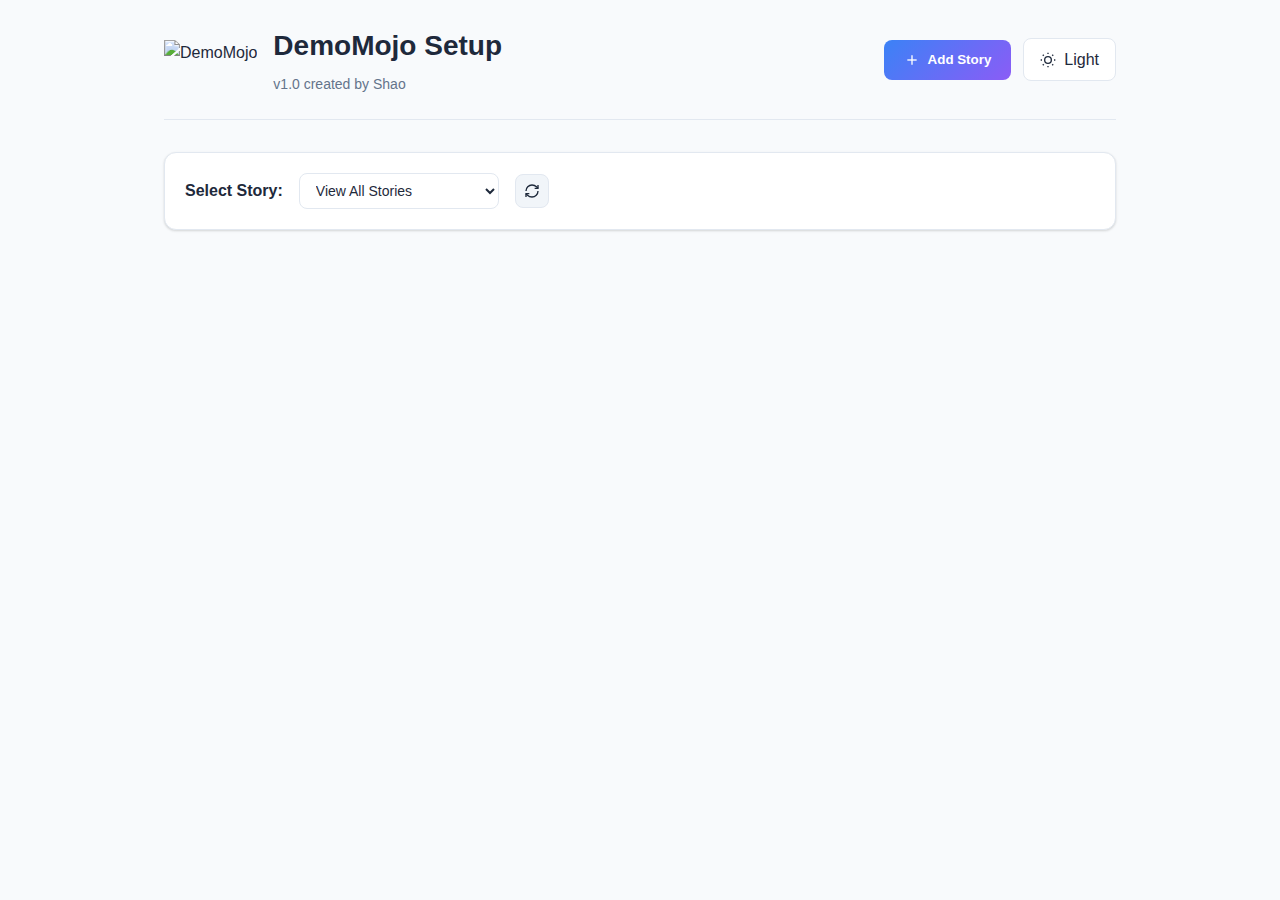
<file: Reference files/demomojoapp/setup.html>
<!DOCTYPE html>
<html>
<head>
  <title>Manage Demo Stories</title>
  <meta charset="UTF-8">
  <meta name="viewport" content="width=device-width, initial-scale=1.0">
  <style>
    :root {
      --bg-primary: #ffffff;
      --bg-secondary: #f8fafc;
      --bg-tertiary: #f1f5f9;
      --text-primary: #1e293b;
      --text-secondary: #475569;
      --text-muted: #64748b;
      --border-color: #e2e8f0;
      --border-light: #cbd5e1;
      --shadow: 0 1px 3px 0 rgba(0, 0, 0, 0.1), 0 1px 2px 0 rgba(0, 0, 0, 0.06);
      --shadow-lg: 0 10px 15px -3px rgba(0, 0, 0, 0.1), 0 4px 6px -2px rgba(0, 0, 0, 0.05);
    }

    [data-theme="dark"] {
      --bg-primary: #0f172a;
      --bg-secondary: #1e293b;
      --bg-tertiary: #334155;
      --text-primary: #f1f5f9;
      --text-secondary: #cbd5e1;
      --text-muted: #94a3b8;
      --border-color: #334155;
      --border-light: #475569;
      --shadow: 0 1px 3px 0 rgba(0, 0, 0, 0.3), 0 1px 2px 0 rgba(0, 0, 0, 0.2);
      --shadow-lg: 0 10px 15px -3px rgba(0, 0, 0, 0.3), 0 4px 6px -2px rgba(0, 0, 0, 0.2);
    }

    * {
      margin: 0;
      padding: 0;
      box-sizing: border-box;
    }

    body { 
      font-family: -apple-system, BlinkMacSystemFont, 'Segoe UI', Roboto, Oxygen, Ubuntu, Cantarell, sans-serif;
      background: var(--bg-secondary);
      color: var(--text-primary);
      line-height: 1.6;
      transition: background-color 0.3s ease, color 0.3s ease;
    }

    .container {
      max-width: 1000px;
      margin: 0 auto;
      padding: 24px;
    }

    .header {
      display: flex;
      justify-content: space-between;
      align-items: center;
      margin-bottom: 32px;
      padding-bottom: 24px;
      border-bottom: 1px solid var(--border-color);
    }

    .header-title {
      display: flex;
      align-items: center;
      gap: 16px;
    }

    .header-logo {
      height: 40px;
      width: auto;
    }

    .header-text h1 {
      font-size: 28px;
      font-weight: 700;
      color: var(--text-primary);
      margin-bottom: 4px;
    }

    .credit {
      font-size: 14px;
      color: var(--text-muted);
    }

    .header-actions {
      display: flex;
      align-items: center;
      gap: 12px;
    }

    .theme-toggle {
      display: flex;
      align-items: center;
      gap: 8px;
      padding: 8px 16px;
      background: var(--bg-primary);
      border: 1px solid var(--border-color);
      border-radius: 8px;
      cursor: pointer;
      transition: all 0.2s ease;
    }

    .theme-toggle:hover {
      background: var(--bg-tertiary);
    }

    .theme-toggle svg {
      width: 16px;
      height: 16px;
    }

    .story-selector-container {
      margin-bottom: 24px;
      padding: 20px;
      background: var(--bg-primary);
      border-radius: 12px;
      border: 1px solid var(--border-color);
      box-shadow: var(--shadow);
    }

    .story-selector {
      display: flex;
      align-items: center;
      gap: 16px;
      flex-wrap: wrap;
    }

    .story-selector label {
      font-weight: 600;
      color: var(--text-primary);
      white-space: nowrap;
    }

    .story-dropdown {
      padding: 8px 12px;
      border: 1px solid var(--border-color);
      border-radius: 8px;
      background: var(--bg-primary);
      color: var(--text-primary);
      font-size: 14px;
      min-width: 200px;
      transition: border-color 0.2s ease;
    }

    .story-dropdown:focus {
      outline: none;
      border-color: #3b82f6;
      box-shadow: 0 0 0 3px rgba(59, 130, 246, 0.1);
    }

    .story-dropdown option {
      background: var(--bg-primary);
      color: var(--text-primary);
    }

    #refreshStories {
      padding: 8px;
      border-radius: 8px;
      display: flex;
      align-items: center;
      justify-content: center;
    }

    .stories-container {
      display: flex;
      flex-direction: column;
      gap: 24px;
    }

    .story {
      background: var(--bg-primary);
      border: 1px solid var(--border-color);
      border-radius: 12px;
      padding: 24px;
      box-shadow: var(--shadow);
      transition: all 0.2s ease;
    }

    .story:hover {
      box-shadow: var(--shadow-lg);
    }

    .story-header {
      display: flex;
      justify-content: space-between;
      align-items: center;
      margin-bottom: 24px;
    }

    .story-title {
      font-size: 20px;
      font-weight: 600;
      color: var(--text-primary);
    }

    .story-actions {
      display: flex;
      gap: 8px;
    }

    .persona {
      background: var(--bg-secondary);
      border: 1px solid var(--border-light);
      border-radius: 8px;
      padding: 16px;
      margin-bottom: 16px;
    }

    .persona-header {
      display: flex;
      justify-content: space-between;
      align-items: center;
      margin-bottom: 16px;
    }

    .persona-info {
      display: flex;
      align-items: center;
      gap: 12px;
    }

    .headshot-preview {
      width: 40px;
      height: 40px;
      border-radius: 50%;
      object-fit: cover;
      border: 2px solid var(--border-color);
    }

    .persona-details h3 {
      font-size: 16px;
      font-weight: 600;
      color: var(--text-primary);
      margin-bottom: 2px;
    }

    .persona-details p {
      font-size: 14px;
      color: var(--text-secondary);
    }

    .persona-actions {
      display: flex;
      gap: 8px;
    }

    .chapter {
      background: var(--bg-primary);
      border: 1px solid var(--border-light);
      border-radius: 6px;
      padding: 12px;
      margin-bottom: 12px;
    }

    .chapter-title {
      font-weight: 600;
      color: var(--text-primary);
      margin-bottom: 8px;
    }

    .chapter-url {
      margin-top: 4px;
      font-size: 12px;
      cursor: pointer;
      padding: 4px 6px;
      border-radius: 4px;
      transition: all 0.2s ease;
      border: 1px solid transparent;
    }

    .chapter-url:hover {
      background: var(--bg-tertiary);
    }

    .url-text {
      color: #52B8FF;
      font-family: monospace;
      word-break: break-all;
    }

    .url-placeholder {
      color: var(--text-muted);
      font-style: italic;
    }

    .url-input {
      width: 100%;
      padding: 4px 6px;
      border: 1px solid #63DF4E;
      border-radius: 4px;
      font-size: 12px;
      font-family: monospace;
      background: var(--bg-primary);
      color: var(--text-primary);
      outline: none;
    }

    .drivers {
      list-style: none;
      margin-top: 8px;
    }

    .drivers li {
      background: var(--bg-tertiary);
      padding: 6px 12px;
      margin: 4px 0;
      border-radius: 4px;
      font-size: 14px;
      color: var(--text-secondary);
      display: flex;
      justify-content: space-between;
      align-items: center;
    }

    .driver-actions {
      display: flex;
      gap: 4px;
    }

    .driver-action-btn {
      background: none;
      border: none;
      cursor: pointer;
      padding: 4px;
      border-radius: 4px;
      transition: background-color 0.2s ease;
    }

    .driver-action-btn:hover {
      background: var(--bg-primary);
    }

    .driver-action-btn svg {
      width: 14px;
      height: 14px;
      color: var(--text-muted);
    }

    .btn {
      padding: 8px 16px;
      border: none;
      border-radius: 6px;
      cursor: pointer;
      font-size: 14px;
      font-weight: 500;
      transition: all 0.2s ease;
      text-decoration: none;
      display: inline-flex;
      align-items: center;
      gap: 6px;
    }

    .btn-primary {
      background: #3b82f6;
      color: white;
    }

    .btn-primary:hover {
      background: #2563eb;
    }

    .btn-secondary {
      background: var(--bg-tertiary);
      color: var(--text-primary);
      border: 1px solid var(--border-color);
    }

    .btn-secondary:hover {
      background: var(--border-color);
    }

    .btn-danger {
      background: #ef4444;
      color: white;
    }

    .btn-danger:hover {
      background: #dc2626;
    }

    .add-story-btn {
      background: linear-gradient(135deg, #3b82f6 0%, #8b5cf6 100%);
      color: white;
      border: none;
      padding: 12px 20px;
      border-radius: 8px;
      font-weight: 600;
      cursor: pointer;
      transition: all 0.2s ease;
      display: flex;
      align-items: center;
      gap: 8px;
    }

    .add-story-btn:hover {
      transform: translateY(-1px);
      box-shadow: 0 4px 12px rgba(59, 130, 246, 0.3);
    }

    .empty-state {
      text-align: center;
      padding: 48px 24px;
      color: var(--text-muted);
    }

    .empty-state h3 {
      font-size: 20px;
      margin-bottom: 8px;
      color: var(--text-secondary);
    }

    .modal {
      display: none;
      position: fixed;
      z-index: 1000;
      left: 0;
      top: 0;
      width: 100%;
      height: 100%;
      background-color: rgba(0, 0, 0, 0.5);
      backdrop-filter: blur(4px);
    }

    .modal-content {
      background: var(--bg-primary);
      margin: 5% auto;
      padding: 0;
      border-radius: 12px;
      width: 90%;
      max-width: 500px;
      box-shadow: 0 20px 40px rgba(0, 0, 0, 0.15);
      animation: modalSlideIn 0.3s ease-out;
      position: relative;
    }

    @keyframes modalSlideIn {
      from {
        opacity: 0;
        transform: translateY(-20px);
      }
      to {
        opacity: 1;
        transform: translateY(0);
      }
    }

    .modal-header {
      background: linear-gradient(135deg, #032D42 0%, #7661FF 100%);
      color: white;
      padding: 20px 24px;
      border-radius: 12px 12px 0 0;
      position: relative;
    }

    .modal-title {
      font-size: 18px;
      font-weight: 600;
      color: white;
      margin: 0;
      padding-right: 40px;
    }

    .close {
      color: white;
      font-size: 24px;
      font-weight: bold;
      cursor: pointer;
      position: absolute;
      top: 50%;
      right: 20px;
      transform: translateY(-50%);
      line-height: 1;
      transition: opacity 0.2s ease;
      background: none;
      border: none;
      padding: 0;
      width: 30px;
      height: 30px;
      display: flex;
      align-items: center;
      justify-content: center;
    }

    .close:hover {
      opacity: 0.7;
    }

    .modal-body {
      padding: 24px;
    }

    .form-group {
      margin-bottom: 20px;
    }

    .form-group label {
      display: block;
      margin-bottom: 6px;
      font-weight: 500;
      color: var(--text-primary);
    }

    .form-group input {
      width: 100%;
      padding: 10px 12px;
      border: 1px solid var(--border-color);
      border-radius: 6px;
      font-size: 14px;
      background: var(--bg-primary);
      color: var(--text-primary);
      transition: border-color 0.2s ease;
      box-sizing: border-box;
    }

    .form-group input:focus {
      outline: none;
      border-color: #3b82f6;
      box-shadow: 0 0 0 3px rgba(59, 130, 246, 0.1);
    }

    .file-upload {
      border: 2px dashed var(--border-color);
      border-radius: 6px;
      padding: 20px;
      text-align: center;
      cursor: pointer;
      transition: all 0.2s ease;
    }

    .file-upload:hover {
      border-color: #3b82f6;
      background: rgba(59, 130, 246, 0.05);
    }

    .file-upload input {
      display: none;
    }

    .file-upload-text {
      color: var(--text-secondary);
      font-size: 14px;
    }

    .headshot-preview {
      width: 60px;
      height: 60px;
      border-radius: 50%;
      object-fit: cover;
      border: 2px solid var(--border-color);
    }

    .form-actions {
      display: flex;
      justify-content: flex-end;
      gap: 12px;
      padding: 20px 24px;
      background: var(--bg-secondary);
      border-radius: 0 0 12px 12px;
    }

    .btn:disabled {
      opacity: 0.5;
      cursor: not-allowed;
    }

    /* Persona reorder buttons */
    .persona-reorder {
      display: flex !important;
      flex-direction: column !important;
      gap: 2px;
      margin-right: 8px;
      align-items: center;
    }

    .persona-reorder .btn {
      display: flex !important;
      min-width: 18px;
      min-height: 16px;
      width: 18px;
      height: 16px;
      padding: 1px;
      justify-content: center;
      font-size: 10px;
      background: var(--bg-primary);
      border: 1px solid var(--border-color);
      box-shadow: var(--shadow);
    }

    .move-persona-up-btn:hover,
    .move-persona-down-btn:hover {
      background: var(--border-color);
      transform: scale(1.1);
      transition: all 0.2s ease;
    }

    /* Chapter actions */
    .chapter-header {
      display: flex;
      justify-content: space-between;
      align-items: flex-start;
      margin-bottom: 8px;
    }

    .chapter-actions {
      display: flex;
      gap: 6px;
      margin-left: 12px;
    }

    .chapter-actions .btn {
      padding: 4px 8px;
      font-size: 12px;
      min-width: auto;
      min-height: auto;
      height: auto;
      width: auto;
    }

    /* URL truncation */
    .chapter-url {
      max-width: 500px;
      overflow: hidden;
      white-space: nowrap;
      text-overflow: ellipsis;
    }

    .url-text {
      max-width: 100%;
      overflow: hidden;
      white-space: nowrap;
      text-overflow: ellipsis;
      display: inline-block;
    }

    /* URL edit input */
    .chapter-url input {
      width: 500px;
      max-width: 500px;
      padding: 4px 8px;
      border: 1px solid var(--border-color);
      border-radius: 4px;
      background: var(--bg-primary);
      color: var(--text-primary);
      font-size: 14px;
    }

    /* Chapter and driver movement buttons */
    .chapter-title-row {
      display: flex;
      align-items: center;
      gap: 8px;
    }

    .chapter-movement {
      display: flex;
      flex-direction: column;
      gap: 1px;
      margin-right: 8px;
    }

    .driver-content {
      display: flex;
      align-items: center;
      gap: 8px;
      flex: 1;
    }

    .driver-movement {
      display: flex;
      flex-direction: column;
      gap: 1px;
      margin-right: 8px;
    }

    .move-chapter-up-btn,
    .move-chapter-down-btn,
    .move-driver-up-btn,
    .move-driver-down-btn {
      display: flex !important;
      min-width: 18px;
      min-height: 16px;
      width: 18px;
      height: 16px;
      padding: 1px;
      justify-content: center;
      font-size: 10px;
      background: var(--bg-primary);
      border: 1px solid var(--border-color);
      box-shadow: var(--shadow);
    }

    .move-chapter-up-btn:disabled,
    .move-chapter-down-btn:disabled,
    .move-driver-up-btn:disabled,
    .move-driver-down-btn:disabled {
      opacity: 0.3;
      cursor: not-allowed;
    }

    .move-driver-up-btn:hover,
    .move-driver-down-btn:hover {
      background: var(--border-color);
      transform: scale(1.1);
      transition: all 0.2s ease;
    }

    /* Chapter title styling */
    .chapter-title-row .chapter-number {
      font-size: 16px;
      font-weight: 600;
    }

    .chapter-title-row {
      font-size: 16px;
      font-weight: 500;
    }

    /* Movement animations */
    .persona, .chapter, .drivers li {
      transition: all 0.3s ease-in-out;
      transform-origin: center;
    }

    .persona.moving-up {
      animation: slideUp 0.4s cubic-bezier(0.25, 0.46, 0.45, 0.94);
    }

    .persona.moving-down {
      animation: slideDown 0.4s cubic-bezier(0.25, 0.46, 0.45, 0.94);
    }

    .chapter.moving-up {
      animation: slideUp 0.35s cubic-bezier(0.25, 0.46, 0.45, 0.94);
    }

    .chapter.moving-down {
      animation: slideDown 0.35s cubic-bezier(0.25, 0.46, 0.45, 0.94);
    }

    .drivers li.moving-up {
      animation: slideUp 0.3s cubic-bezier(0.25, 0.46, 0.45, 0.94);
    }

    .drivers li.moving-down {
      animation: slideDown 0.3s cubic-bezier(0.25, 0.46, 0.45, 0.94);
    }

    @keyframes slideUp {
      0% {
        transform: translateY(0);
        opacity: 1;
      }
      50% {
        transform: translateY(-10px);
        opacity: 0.8;
      }
      100% {
        transform: translateY(0);
        opacity: 1;
      }
    }

    @keyframes slideDown {
      0% {
        transform: translateY(0);
        opacity: 1;
      }
      50% {
        transform: translateY(10px);
        opacity: 0.8;
      }
      100% {
        transform: translateY(0);
        opacity: 1;
      }
    }

      /* Button press animation */
      .move-persona-up-btn:active,
      .move-persona-down-btn:active,
      .move-chapter-up-btn:active,
      .move-chapter-down-btn:active,
      .move-driver-up-btn:active,
      .move-driver-down-btn:active {
        transform: scale(0.95);
        transition: transform 0.1s ease;
      }

      /* Magic confetti animations */
      .confetti-container {
        position: absolute;
        top: 0;
        left: 0;
        width: 100%;
        height: 100%;
        pointer-events: none;
        z-index: 1; /* Above the container but below other UI elements */
        overflow: visible; /* Allow particles to extend beyond container */
      }

      .confetti-particle {
        position: absolute;
        width: 6px;
        height: 6px;
        background: linear-gradient(45deg, #ff6b6b, #4ecdc4, #45b7d1, #96ceb4, #feca57, #ff9ff3);
        border-radius: 50%;
        animation: confetti-burst 0.8s cubic-bezier(0.25, 0.46, 0.45, 0.94) forwards;
      }

      .confetti-star {
        position: absolute;
        width: 10px;
        height: 10px;
        background: linear-gradient(45deg, #ffd700, #ffed4e);
        clip-path: polygon(50% 0%, 61% 35%, 98% 35%, 68% 57%, 79% 91%, 50% 70%, 21% 91%, 32% 57%, 2% 35%, 39% 35%);
        animation: confetti-burst 0.8s cubic-bezier(0.25, 0.46, 0.45, 0.94) forwards;
      }

      .confetti-sparkle {
        position: absolute;
        width: 4px;
        height: 4px;
        background: radial-gradient(circle, #fff 0%, #fff 40%, transparent 40%);
        border-radius: 50%;
        animation: confetti-sparkle 0.6s cubic-bezier(0.25, 0.46, 0.45, 0.94) forwards;
      }

      @keyframes confetti-burst {
        0% {
          transform: translateY(0) translateX(0) rotate(0deg) scale(0);
          opacity: 1;
        }
        20% {
          transform: translateY(-20px) translateX(var(--random-x, 0px)) rotate(72deg) scale(1.3);
          opacity: 1;
        }
        60% {
          transform: translateY(-40px) translateX(var(--random-x, 0px)) rotate(216deg) scale(0.8);
          opacity: 0.8;
        }
        100% {
          transform: translateY(-60px) translateX(var(--random-x, 0px)) rotate(360deg) scale(0.3);
          opacity: 0;
        }
      }

      @keyframes confetti-sparkle {
        0% {
          transform: translateY(0) scale(0) rotate(0deg);
          opacity: 1;
        }
        30% {
          transform: translateY(-15px) scale(1.5) rotate(108deg);
          opacity: 1;
        }
        70% {
          transform: translateY(-25px) scale(0.8) rotate(252deg);
          opacity: 0.7;
        }
        100% {
          transform: translateY(-35px) scale(0.2) rotate(360deg);
          opacity: 0;
        }
      }
  </style>
</head>
<body>
  <div class="container">
    <div class="header">
      <div class="header-title">
        <img id="header-logo" alt="DemoMojo" class="header-logo">
        <div class="header-text">
          <h1>DemoMojo Setup</h1>
          <div class="credit">v1.0 created by Shao</div>
        </div>
      </div>
      <div class="header-actions">
        <button id="addStory" class="add-story-btn">
          <svg width="16" height="16" viewBox="0 0 24 24" fill="none" stroke="currentColor" stroke-width="2">
            <line x1="12" y1="5" x2="12" y2="19"></line>
            <line x1="5" y1="12" x2="19" y2="12"></line>
          </svg>
          Add Story
        </button>
        <div class="theme-toggle" id="darkModeToggle">
          <svg id="sunIcon" viewBox="0 0 24 24" fill="none" stroke="currentColor" stroke-width="2">
            <circle cx="12" cy="12" r="5"></circle>
            <line x1="12" y1="1" x2="12" y2="3"></line>
            <line x1="12" y1="21" x2="12" y2="23"></line>
            <line x1="4.22" y1="4.22" x2="5.64" y2="5.64"></line>
            <line x1="18.36" y1="18.36" x2="19.78" y2="19.78"></line>
            <line x1="1" y1="12" x2="3" y2="12"></line>
            <line x1="21" y1="12" x2="23" y2="12"></line>
            <line x1="4.22" y1="19.78" x2="5.64" y2="18.36"></line>
            <line x1="18.36" y1="5.64" x2="19.78" y2="4.22"></line>
          </svg>
          <span id="themeText">Light</span>
        </div>
      </div>
    </div>
    <!-- Story Selection Controls -->
    <div class="story-selector-container">
      <div class="story-selector">
        <label for="storySelect">Select Story:</label>
        <select id="storySelect" class="story-dropdown">
          <option value="all">View All Stories</option>
        </select>
        <button id="refreshStories" class="btn btn-secondary" title="Refresh Stories">
          <svg width="16" height="16" viewBox="0 0 24 24" fill="none" stroke="currentColor" stroke-width="2">
            <path d="M3 12a9 9 0 0 1 9-9 9.75 9.75 0 0 1 6.74 2.74L21 8"/>
            <path d="M21 3v5h-5"/>
            <path d="M21 12a9 9 0 0 1-9 9 9.75 9.75 0 0 1-6.74-2.74L3 16"/>
            <path d="M3 21v-5h5"/>
          </svg>
        </button>
      </div>
    </div>

    <div id="stories" class="stories-container"></div>
  </div>

  <!-- Persona Edit Modal -->
  <div id="personaModal" class="modal">
    <div class="modal-content">
      <div class="modal-header">
        <h2 class="modal-title">Edit Persona</h2>
        <button class="close">&times;</button>
      </div>
      <form id="personaForm">
        <div class="modal-body">
          <div class="form-group">
            <label for="personaName">Name</label>
            <input type="text" id="personaName" required>
          </div>
          <div class="form-group">
            <label for="personaTitle">Business Title</label>
            <input type="text" id="personaTitle" placeholder="e.g., CEO, Marketing Director, Sales Manager">
          </div>
          <div class="form-group">
            <label>Headshot</label>
            <div class="file-upload" id="headshotUpload">
              <input type="file" id="headshotFile" accept="image/*">
              <div class="file-upload-text">Click to upload headshot or drag and drop</div>
            </div>
            <div id="headshotPreview" style="display: none;">
              <img id="headshotImg" class="headshot-preview" alt="Headshot preview">
              <button type="button" id="removeHeadshot" class="btn btn-danger" style="margin-left: 8px;">Remove</button>
            </div>
          </div>
        </div>
        <div class="form-actions">
          <button type="button" class="btn btn-secondary" id="cancelPersona">Cancel</button>
          <button type="submit" class="btn btn-primary">Save Persona</button>
        </div>
      </form>
    </div>
  </div>

  <script src="setup.js"></script>
</body>
</html>
</file>
<file: style.css>
body {
    font-family: -apple-system, BlinkMacSystemFont, 'Segoe UI', Roboto, Oxygen, Ubuntu, Cantarell, sans-serif;
    margin: 0;
    color: #2d3748;
    background: linear-gradient(135deg, #667eea 0%, #764ba2 100%);
    background-attachment: fixed;
    min-height: 100vh;
    position: relative;
    cursor: url('data:image/svg+xml;utf8,<svg xmlns="http://www.w3.org/2000/svg" width="64" height="64" viewBox="0 0 64 64"><text y="48" font-size="48" transform="scale(-1, 1) translate(-64, 0)">🪄</text></svg>'), auto;
  }
  
  .magic-dust-canvas {
    position: fixed;
    top: 0;
    left: 0;
    width: 100%;
    height: 100%;
    pointer-events: none;
    z-index: 1;
  }
  
  body::before {
    content: '';
    position: fixed;
    top: 0;
    left: 0;
    width: 100%;
    height: 100%;
    background: url('data:image/svg+xml,<svg xmlns="http://www.w3.org/2000/svg" viewBox="0 0 100 100"><defs><pattern id="stars" width="100" height="100" patternUnits="userSpaceOnUse"><circle cx="20" cy="20" r="0.5" fill="rgba(255,255,255,0.4)"/><circle cx="80" cy="30" r="0.3" fill="rgba(255,255,255,0.3)"/><circle cx="40" cy="70" r="0.8" fill="rgba(255,255,255,0.25)"/><circle cx="90" cy="80" r="0.4" fill="rgba(255,255,255,0.35)"/><circle cx="10" cy="60" r="0.2" fill="rgba(255,255,255,0.3)"/><circle cx="60" cy="10" r="0.6" fill="rgba(255,255,255,0.28)"/><circle cx="30" cy="90" r="0.4" fill="rgba(255,255,255,0.32)"/><circle cx="70" cy="50" r="0.3" fill="rgba(255,255,255,0.26)"/><circle cx="15" cy="40" r="0.4" fill="rgba(255,255,255,0.24)"/><circle cx="85" cy="60" r="0.5" fill="rgba(255,255,255,0.3)"/><circle cx="50" cy="85" r="0.3" fill="rgba(255,255,255,0.28)"/><circle cx="75" cy="15" r="0.4" fill="rgba(255,255,255,0.26)"/></pattern></defs><rect width="100" height="100" fill="url(%23stars)"/></svg>');
    opacity: 0.6;
    pointer-events: none;
    z-index: -1;
    animation: floatingParticles 20s ease-in-out infinite;
  }
  
  @keyframes floatingParticles {
    0%, 100% { 
      opacity: 0.6;
      transform: translateY(0px) scale(1);
      filter: blur(0px);
    }
    25% { 
      opacity: 0.8;
      transform: translateY(-10px) scale(1.1);
      filter: blur(0.5px);
    }
    50% { 
      opacity: 0.7;
      transform: translateY(-5px) scale(1.05);
      filter: blur(0.2px);
    }
    75% { 
      opacity: 0.9;
      transform: translateY(-15px) scale(1.15);
      filter: blur(0.8px);
    }
  }
  
  header {
    display: flex;
    justify-content: space-between;
    align-items: center;
    padding: 1em 2em;
    background: transparent;
    color: white;
    backdrop-filter: blur(20px);
    border: none;
    box-shadow: none;
    position: relative;
    z-index: 10;
  }
  
  
  .logo-container {
    display: flex;
    align-items: center;
    text-decoration: none;
    color: white;
    transition: all 0.3s ease;
  }
  
  .logo-container:hover {
    transform: translateY(-2px);
  }
  
  header .logo {
    height: 50px;
    filter: drop-shadow(0 4px 8px rgba(0, 0, 0, 0.3));
    transition: all 0.3s ease;
    margin-right: 12px;
  }
  
  .logo-container:hover .logo {
    transform: scale(1.05) rotate(3deg);
    filter: drop-shadow(0 6px 12px rgba(0, 0, 0, 0.4));
  }
  
  .logo-text {
    display: flex;
    flex-direction: column;
    align-items: flex-start;
  }
  
  .brand-title {
    margin: 0;
    font-size: 24px;
    font-weight: 700;
    color: white;
    text-shadow: 0 2px 4px rgba(0, 0, 0, 0.3);
    line-height: 1;
  }
  
  .brand-attribution {
    margin: 0;
    font-size: 12px;
    color: rgba(255, 255, 255, 0.8);
    font-style: italic;
    line-height: 1;
    margin-top: 2px;
  }
  
  header nav a {
    color: white;
    margin: 0 10px;
    text-decoration: none;
    font-weight: 500;
    padding: 10px 18px;
    border-radius: 25px;
    transition: all 0.3s ease;
    backdrop-filter: blur(10px);
    position: relative;
    cursor: url('data:image/svg+xml;utf8,<svg xmlns="http://www.w3.org/2000/svg" width="64" height="64" viewBox="0 0 64 64"><text y="48" font-size="48" transform="scale(-1, 1) translate(-64, 0)">🪄</text></svg>'), pointer;
  }
  
  header nav a:hover {
    background: rgba(255, 255, 255, 0.2);
    box-shadow: 0 2px 10px rgba(0, 0, 0, 0.1);
  }
  
  .hero {
    text-align: center;
    padding: 2em 2em 7em 2em;
    background: transparent;
    color: white;
    position: relative;
    overflow: hidden;
    margin-bottom: 0;
  }
  
  
  .hero .highlight {
    display: inline-block;
    position: relative;
  }
  
  .mojo-letter {
    display: inline-block;
    color: #FFD700;
    text-shadow: 0 0 20px rgba(255, 215, 0, 0.6);
    animation: enchantedMojo 3s ease-in-out infinite;
    transition: all 0.3s ease;
  }
  
  .mojo-letter:nth-child(1) {
    animation-delay: 0s;
  }
  
  .mojo-letter:nth-child(2) {
    animation-delay: 0.2s;
  }
  
  .mojo-letter:nth-child(3) {
    animation-delay: 0.4s;
  }
  
  .mojo-letter:nth-child(4) {
    animation-delay: 0.6s;
  }
  
  @keyframes enchantedMojo {
    0%, 100% { 
      color: #FFD700;
      text-shadow: 0 0 20px rgba(255, 215, 0, 0.6);
      transform: translateY(0px) rotate(0deg) scale(1);
    }
    25% { 
      color: #FF6B6B;
      text-shadow: 0 0 25px rgba(255, 107, 107, 0.8);
      transform: translateY(-3px) rotate(2deg) scale(1.1);
    }
    50% { 
      color: #4ECDC4;
      text-shadow: 0 0 30px rgba(78, 205, 196, 0.8);
      transform: translateY(-5px) rotate(-1deg) scale(1.15);
    }
    75% { 
      color: #45B7D1;
      text-shadow: 0 0 25px rgba(69, 183, 209, 0.8);
      transform: translateY(-2px) rotate(1deg) scale(1.05);
    }
  }
  
  .hero h1 {
    position: relative;
    z-index: 1;
    font-weight: 600;
    font-size: 3em;
    margin-bottom: 0.5em;
    animation: slideInUp 0.6s ease-out;
  }
  
  .hero p {
    position: relative;
    z-index: 1;
    font-size: 1.2em;
    opacity: 0.9;
    animation: slideInUp 0.8s ease-out;
  }
  
  @keyframes slideInUp {
    from {
      opacity: 0;
      transform: translateY(20px);
    }
    to {
      opacity: 1;
      transform: translateY(0);
    }
  }
  
  
  .btn {
    display: inline-block;
    margin-top: 1em;
    padding: 14px 28px;
    background: rgba(255, 255, 255, 0.1);
    color: white;
    border-radius: 25px;
    text-decoration: none;
    font-weight: 600;
    border: 1px solid rgba(255, 255, 255, 0.2);
    backdrop-filter: blur(20px);
    box-shadow: 0 8px 32px rgba(0, 0, 0, 0.1);
    transition: all 0.3s ease;
    position: relative;
    z-index: 1;
    animation: slideInUp 1s ease-out;
    text-shadow: 0 1px 2px rgba(0, 0, 0, 0.3);
    overflow: hidden;
    cursor: url('data:image/svg+xml;utf8,<svg xmlns="http://www.w3.org/2000/svg" width="64" height="64" viewBox="0 0 64 64"><text y="48" font-size="48" transform="scale(-1, 1) translate(-64, 0)">🪄</text></svg>'), pointer;
  }
  
  .btn::before {
    content: '';
    position: absolute;
    top: 0;
    left: -100%;
    width: 100%;
    height: 100%;
    background: linear-gradient(90deg, transparent, rgba(255, 255, 255, 0.3), transparent);
    transition: left 0.6s ease;
  }
  
  .btn:hover::before {
    left: 100%;
  }
  
  .btn:hover {
    background: linear-gradient(135deg, #4ECDC4 0%, #45B7D1 100%);
    transform: translateY(-2px) scale(1.05);
    box-shadow: 0 6px 25px rgba(78, 205, 196, 0.4);
  }
  
  .btn:active {
    transform: translateY(-1px) scale(1.02);
    box-shadow: 0 2px 15px rgba(255, 215, 0, 0.3);
  }
  
  .hero-screenshot {
    margin: 2em 0;
    display: flex;
    justify-content: center;
    align-items: center;
  }
  
  .screenshot-image {
    max-width: 50%;
    height: auto;
    border-radius: 20px;
    opacity: 0.85;
    box-shadow: 0 20px 60px rgba(0, 0, 0, 0.3);
    transition: all 0.3s ease;
    backdrop-filter: blur(10px);
    border: 2px solid rgba(255, 255, 255, 0.2);
  }
  
  .screenshot-image:hover {
    opacity: 1;
    transform: translateY(-5px);
    box-shadow: 0 25px 80px rgba(0, 0, 0, 0.4);
  }
  
  
  .features, .pricing, .install {
    padding: 2em 2em;
    max-width: 800px;
    margin: 2em auto;
    position: relative;
  }
  
  .features {
    background: rgba(255, 255, 255, 0.1);
    backdrop-filter: blur(20px);
    border-radius: 20px;
    margin: -2em auto 2em auto;
    border: 1px solid rgba(255, 255, 255, 0.2);
    box-shadow: 0 8px 32px rgba(0, 0, 0, 0.1);
    position: relative;
    transform: translateY(0);
    transition: all 0.3s ease;
    padding: 2em 2em 4em 2em;
  }
  
  .features:hover {
    transform: translateY(-5px);
    box-shadow: 0 12px 40px rgba(0, 0, 0, 0.15);
  }
  
  .features::before {
    content: '';
    position: absolute;
    top: 0;
    left: 0;
    right: 0;
    bottom: 0;
    background: linear-gradient(135deg, rgba(102, 126, 234, 0.8) 0%, rgba(118, 75, 162, 0.8) 100%);
    z-index: -1;
    border-radius: 20px;
  }
  
  .features h2 {
    color: white;
    font-weight: 600;
    margin-bottom: 1.5em;
    text-shadow: 0 2px 4px rgba(0, 0, 0, 0.3);
    text-align: center;
  }
  
  .features .carousel {
    width: min(100%, 1000px);
    height: 250px;
    padding: 0 0 60px 0;
    list-style: none;
    border: 1px solid rgba(99, 223, 78, 0.3);
    border-radius: 10px;
    display: grid;
    grid-auto-flow: column;
    grid-auto-columns: 100%;
    gap: 1rem;
    overflow-x: auto;
    overscroll-behavior-x: contain;
    scroll-snap-type: x mandatory;
    scroll-behavior: smooth;
    position: relative;
    /* Hide scrollbar */
    scrollbar-width: none; /* Firefox */
    -ms-overflow-style: none; /* IE and Edge */
  }
  
  /* Add scroll indicators */
  .features .carousel::before,
  .features .carousel::after {
    content: '';
    position: absolute;
    top: 50%;
    transform: translateY(-50%);
    width: 30px;
    height: 30px;
    background: rgba(99, 223, 78, 0.8);
    border-radius: 50%;
    display: flex;
    align-items: center;
    justify-content: center;
    font-size: 16px;
    color: white;
    z-index: 10;
    pointer-events: none;
    opacity: 0.7;
    animation: pulse 2s infinite;
  }
  
  .features .carousel::before {
    left: -40px;
    content: '‹';
  }
  
  .features .carousel::after {
    right: -40px;
    content: '›';
  }
  
  @keyframes pulse {
    0%, 100% { opacity: 0.7; transform: translateY(-50%) scale(1); }
    50% { opacity: 1; transform: translateY(-50%) scale(1.1); }
  }
  
  .features .carousel::-webkit-scrollbar {
    display: none; /* Chrome, Safari, Opera */
  }
  
  .features .carousel-nav {
    position: absolute;
    bottom: 10px;
    left: 50%;
    transform: translateX(-50%);
    display: flex;
    gap: 0.5rem;
    z-index: 10;
  }
  
  .features .carousel-nav button {
    width: 12px;
    height: 12px;
    border-radius: 50%;
    border: none;
    background-color: rgba(99, 223, 78, 0.6);
    cursor: pointer;
    transition: all 0.3s ease;
  }
  
  .features .carousel-nav button.active {
    background-color: rgba(99, 223, 78, 1);
    transform: scale(1.2);
  }
  
  .features .carousel-nav button:hover {
    background-color: rgba(99, 223, 78, 0.8);
    transform: scale(1.1);
  }
  
  .features .scroll-hint {
    text-align: center;
    margin-top: 10px;
    font-size: 0.9em;
    color: rgba(255, 255, 255, 0.7);
    font-style: italic;
  }
  
  .features .carousel > li {
    scroll-snap-align: center;
    scroll-snap-stop: always;
    display: grid;
    grid-template-columns: 180px 1fr;
    grid-template-areas: 
      "--title --title" 
      "--img --content";
    gap: 1rem;
    padding: 2rem;
    transition: all 0.3s ease;
    height: 100%;
    align-items: start;
  }
  
  .features .carousel > li:hover {
    transform: translateY(-2px);
  }
  
  .features .carousel > li h3 {
    grid-area: --title;
    margin: 0;
    font-size: 1.3rem;
    color: white;
    font-weight: 600;
    text-shadow: 0 2px 4px rgba(0, 0, 0, 0.3);
  }
  
  .features .carousel > li img {
    grid-area: --img;
    width: 100%;
    height: 140px;
    object-fit: cover;
    border-radius: 8px;
    border: 2px solid rgba(255, 255, 255, 0.3);
    box-shadow: 0 4px 12px rgba(0, 0, 0, 0.2);
  }
  
  .features .carousel > li p {
    grid-area: --content;
    margin: 0;
    color: rgba(255, 255, 255, 0.9);
    line-height: 1.6;
    text-shadow: 0 1px 2px rgba(0, 0, 0, 0.3);
  }
  
  .features .carousel > li::scroll-marker {
    content: ' ';
    height: 20px;
    aspect-ratio: 1;
    background-color: rgba(99, 223, 78, 0.6);
    border-radius: 999px;
    transition: 150ms ease-in-out;
    cursor: pointer;
  }
  
  .features .carousel > li::scroll-marker:target-current {
    background-color: rgba(99, 223, 78, 1);
    aspect-ratio: 2/1.25;
  }
  
  .features .carousel > li::scroll-marker:hover {
    background-color: rgba(99, 223, 78, 0.8);
    transform: scale(1.1);
  }
  
  .features .carousel > li::scroll-marker:focus-visible {
    outline: 2px dashed rgba(99, 223, 78, 0.8);
    outline-offset: 4px;
  }
  
  
  
  .pricing {
    background: rgba(255, 255, 255, 0.1);
    backdrop-filter: blur(20px);
    border-radius: 20px;
    margin: 2em auto;
    border: 1px solid rgba(255, 255, 255, 0.2);
    box-shadow: 0 8px 32px rgba(0, 0, 0, 0.1);
    position: relative;
    transform: translateY(0);
    transition: all 0.3s ease;
  }
  
  .pricing:hover {
    transform: translateY(-5px);
    box-shadow: 0 12px 40px rgba(0, 0, 0, 0.15);
  }
  
  .pricing::before {
    content: '';
    position: absolute;
    top: 0;
    left: 0;
    right: 0;
    bottom: 0;
    background: linear-gradient(135deg, rgba(102, 126, 234, 0.8) 0%, rgba(118, 75, 162, 0.8) 100%);
    z-index: -1;
    border-radius: 20px;
  }
  
  .pricing h2 {
    color: white;
    font-weight: 600;
    margin-bottom: 1.5em;
    text-shadow: 0 2px 4px rgba(0, 0, 0, 0.3);
    text-align: center;
  }
  
  .pricing .plans {
    display: flex;
    gap: -20px;
    justify-content: center;
    position: relative;
    z-index: 1;
    align-items: flex-start;
  }
  
  .plan {
    flex: 0 0 220px;
    background: rgba(255, 255, 255, 0.9);
    padding: 1.5em 1.2em;
    border-radius: 12px;
    box-shadow: 0 6px 24px rgba(0, 0, 0, 0.1);
    backdrop-filter: blur(10px);
    border: 1px solid rgba(255, 255, 255, 0.4);
    transition: all 0.3s ease;
    position: relative;
    transform: scale(0.9);
    height: 320px;
    display: flex;
    flex-direction: column;
    justify-content: space-between;
    overflow: hidden;
  }
  
  .plan::before {
    content: '';
    position: absolute;
    top: 50%;
    left: 50%;
    transform: translate(-50%, -50%);
    width: 120px;
    height: 120px;
    background-image: url('assets/logo.png');
    background-size: contain;
    background-repeat: no-repeat;
    background-position: center;
    opacity: 0.08;
    z-index: 0;
    pointer-events: none;
  }
  
  .plan:nth-child(1) {
    transform: scale(0.8) rotate(-8deg);
    z-index: 1;
    margin-right: -30px;
  }
  
  .plan:nth-child(2) {
    border: 3px solid rgba(99, 223, 78, 0.9);
    background: rgba(255, 255, 255, 0.9) !important;
    box-shadow: 0 0 20px rgba(99, 223, 78, 0.4), 0 8px 32px rgba(0, 0, 0, 0.15);
    transform: scale(1.05);
    color: #2d3748;
    opacity: 1;
    z-index: 5;
  }
  
  
  .plan:nth-child(3) {
    transform: scale(0.8) rotate(8deg);
    z-index: 1;
    margin-left: -30px;
  }
  
  .plan:hover {
    transform: scale(0.95) translateY(-8px);
    box-shadow: 0 16px 48px rgba(0, 0, 0, 0.15);
    border-color: rgba(99, 223, 78, 0.4);
    z-index: 10;
  }
  
  .plan:nth-child(1):hover {
    transform: scale(0.85) rotate(-8deg) translateY(-8px);
    z-index: 10;
  }
  
  .plan:nth-child(3):hover {
    transform: scale(0.85) rotate(8deg) translateY(-8px);
    z-index: 10;
  }
  
  .plan:nth-child(2):hover {
    transform: scale(1.05) translateY(-4px);
    box-shadow: 0 20px 60px rgba(99, 223, 78, 0.3);
  }
  
  
  .plan:nth-child(2)::before {
    content: '';
    position: absolute;
    top: 50%;
    left: 50%;
    transform: translate(-50%, -50%);
    width: 120px;
    height: 120px;
    background-image: url('assets/logo.png');
    background-size: contain;
    background-repeat: no-repeat;
    background-position: center;
    opacity: 0.08;
    z-index: 0;
    pointer-events: none;
  }
  
  .plan:nth-child(2)::after {
    content: 'Most Popular';
    position: absolute;
    top: 8px;
    left: 50%;
    transform: translateX(-50%);
    background: linear-gradient(135deg, #63DF4E 0%, #7661ff 100%);
    color: white;
    padding: 3px 6px;
    border-radius: 10px;
    font-size: 9px;
    font-weight: 600;
    z-index: 10;
    box-shadow: 0 2px 6px rgba(0, 0, 0, 0.2);
    text-transform: uppercase;
    letter-spacing: 0.3px;
    line-height: 1;
  }
  
  .plan h3 {
    margin-top: 25px;
    text-align: center;
    font-size: 1.4em;
    font-weight: 700;
    transition: all 0.3s ease;
    position: relative;
    z-index: 1;
  }
  
  .plan:hover h3 {
    animation: enchantedMojo 3s ease-in-out infinite;
  }
  
  .plan p {
    text-align: center;
    line-height: 2;
    margin: 0.5em 0;
    position: relative;
    z-index: 1;
  }
  
  .plan p:not(.price) {
    border-bottom: 1px solid rgba(0, 0, 0, 0.1);
    padding-bottom: 0.5em;
    margin-bottom: 0.5em;
  }
  
  .plan .price {
    font-size: 1.25em;
    font-weight: bold;
    margin-top: 1em;
    text-align: center;
  }
  
  .install {
    background: rgba(255, 255, 255, 0.1);
    backdrop-filter: blur(20px);
    border-radius: 20px;
    margin: 2em auto;
    border: 1px solid rgba(255, 255, 255, 0.2);
    box-shadow: 0 8px 32px rgba(0, 0, 0, 0.1);
    position: relative;
    transform: translateY(0);
    transition: all 0.3s ease;
    text-align: center;
  }
  
  .install:hover {
    transform: translateY(-5px);
    box-shadow: 0 12px 40px rgba(0, 0, 0, 0.15);
  }
  
  .install::before {
    content: '';
    position: absolute;
    top: 0;
    left: 0;
    right: 0;
    bottom: 0;
    background: linear-gradient(135deg, rgba(102, 126, 234, 0.8) 0%, rgba(118, 75, 162, 0.8) 100%);
    z-index: -1;
    border-radius: 20px;
  }
  
  .install h2 {
    color: white;
    font-weight: 600;
    margin-bottom: 1.5em;
    text-shadow: 0 2px 4px rgba(0, 0, 0, 0.3);
    text-align: center;
  }
  
  .install p {
    color: white;
    text-shadow: 0 1px 2px rgba(0, 0, 0, 0.3);
  }
  
  footer {
    text-align: center;
    padding: 2em;
    background: linear-gradient(135deg, rgba(102, 126, 234, 0.9) 0%, rgba(118, 75, 162, 0.9) 100%);
    color: white;
    backdrop-filter: blur(20px);
    border-top: 1px solid rgba(255, 255, 255, 0.2);
  }
  
  footer a {
    color: #63DF4E;
    text-decoration: none;
    transition: all 0.2s ease;
  }
  
  footer a:hover {
    color: #63DF4E;
    text-shadow: 0 0 10px rgba(99, 223, 78, 0.5);
  }
  
  /* Responsive Design */
  @media (max-width: 768px) {
    header {
      flex-direction: column;
      padding: 1em;
    }
    
    header nav {
      margin-top: 1em;
    }
    
    .hero {
      padding: 2em 1em;
    }
    
    .hero h1 {
      font-size: 2em;
    }
    
    .pricing .plans {
      flex-direction: column;
      gap: 20px;
      align-items: center;
    }
    
    .plan {
      flex: none;
      width: 100%;
      max-width: 300px;
      transform: none !important;
      margin: 0 !important;
      height: auto;
      min-height: 280px;
    }
    
    .plan:nth-child(1),
    .plan:nth-child(3) {
      transform: none !important;
      margin: 0 !important;
    }
    
    .plan:hover {
      transform: translateY(-5px) !important;
    }
    
    .plan:nth-child(1):hover,
    .plan:nth-child(3):hover {
      transform: translateY(-5px) !important;
    }
    
    .features, .pricing, .install {
      padding: 2em 1em;
      margin: 1em;
    }
    
    .features {
      padding: 2em 1em 4em 1em;
      overflow: visible;
    }
    
    .features .carousel {
      width: 100%;
      margin: 0;
      height: 220px;
      padding: 0 0 50px 0;
      overflow-x: auto;
      overflow-y: hidden;
    }
    
    .features .carousel > li {
      grid-template-columns: 1fr;
      grid-template-areas: 
        "--title" 
        "--img"
        "--content";
      padding: 1.5rem;
      margin: 0.5rem;
      gap: 1rem;
      height: auto;
      min-height: 200px;
    }
    
    .features .carousel > li img {
      height: 120px;
      width: 100%;
    }
    
    .screenshot-image {
      max-width: 80%;
      min-width: 280px;
    }
  }
  
  @media (max-width: 480px) {
    .hero h1 {
      font-size: 1.5em;
    }
    
    .btn {
      padding: 10px 20px;
      font-size: 0.9em;
    }
    
    .plan {
      max-width: 280px;
      padding: 1.2em 1em;
    }
    
    .plan h3 {
      font-size: 1.2em;
    }
    
    .plan p {
      font-size: 0.9em;
    }
    
    .features {
      padding: 2em 1em 4em 1em;
      overflow: visible;
    }
    
    .features .carousel {
      height: 200px;
      padding: 0 0 45px 0;
      overflow-x: auto;
      overflow-y: hidden;
    }
    
    .features .carousel > li {
      grid-template-columns: 1fr;
      grid-template-areas: 
        "--title" 
        "--img"
        "--content";
      gap: 0.8rem;
      height: auto;
      min-height: 180px;
    }
    
    .features .carousel > li img {
      height: 100px;
      width: 100%;
    }
    
    .screenshot-image {
      max-width: 90%;
      min-width: 250px;
    }
  }
  
  /* Accessibility improvements */
  .btn:focus,
  nav a:focus {
    outline: 2px solid #63DF4E;
    outline-offset: 2px;
    box-shadow: 0 0 0 4px rgba(99, 223, 78, 0.3);
  }
  
  /* Skip to content link for screen readers */
  .skip-link {
    position: absolute;
    top: -40px;
    left: 6px;
    background: linear-gradient(135deg, rgba(3, 45, 66, 0.95) 0%, rgba(118, 97, 255, 0.95) 100%);
    color: white;
    padding: 8px;
    text-decoration: none;
    z-index: 1000;
    border-radius: 8px;
    backdrop-filter: blur(10px);
  }
  
  .skip-link:focus {
    top: 6px;
  }
</file>
